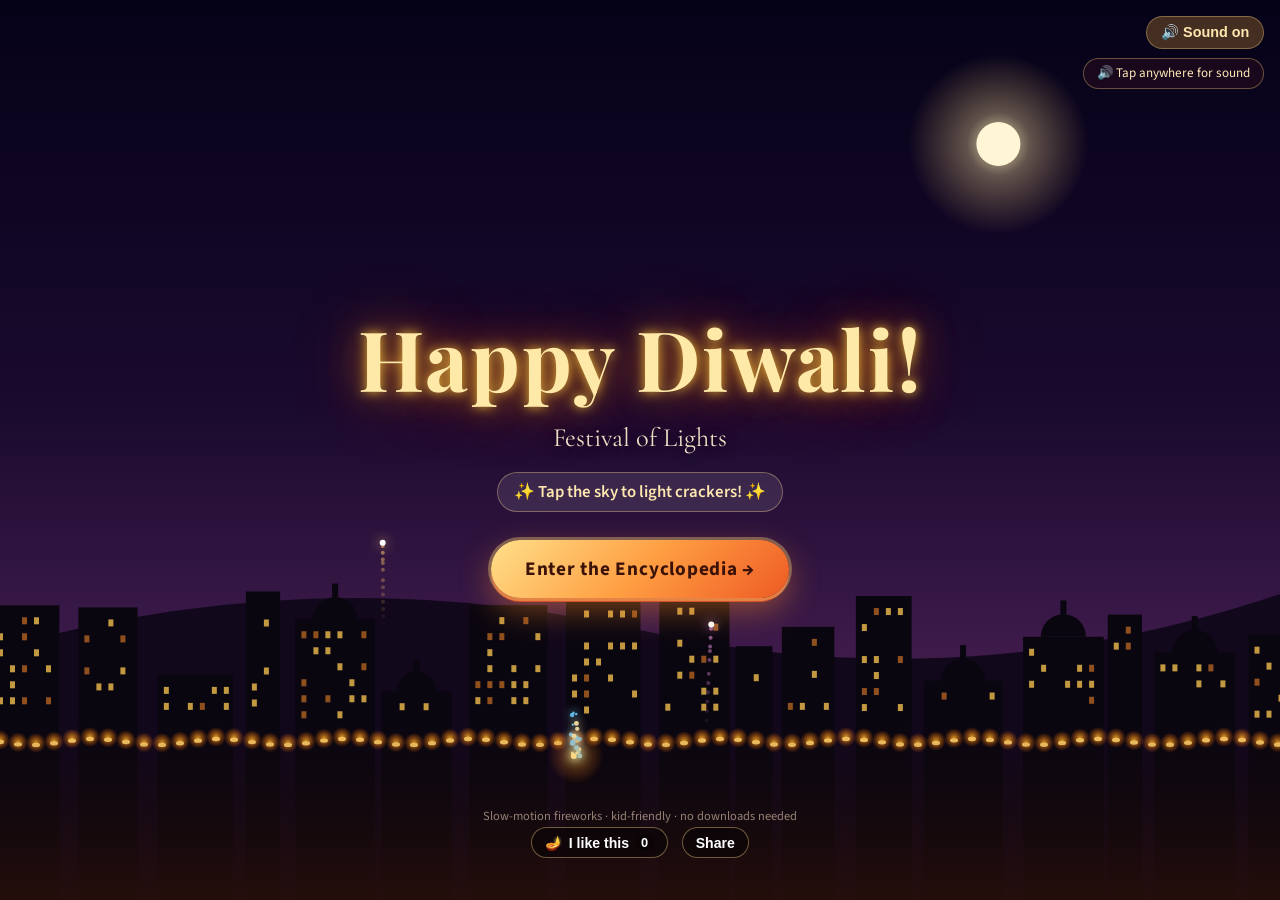
<file: index.html>
<!DOCTYPE html>
<html lang="en">
<head>
<meta charset="utf-8">
<meta name="viewport" content="width=device-width, initial-scale=1">
<title>Happy Diwali! · Diwali Encyclopedia</title>
<meta name="description" content="Welcome! Tap the sky to light crackers, then enter the Diwali Encyclopedia.">
<link rel="preconnect" href="https://fonts.googleapis.com">
<link rel="preconnect" href="https://fonts.gstatic.com" crossorigin>
<link href="https://fonts.googleapis.com/css2?family=Cormorant+Garamond:wght@500;600&family=Playfair+Display:wght@700&family=Source+Sans+3:wght@400;600;700&display=swap" rel="stylesheet">
<link rel="stylesheet" href="css/landing.css">
<link rel="icon" href="favicon.svg" type="image/svg+xml">
<link rel="icon" href="favicon.ico" sizes="any">
<link rel="icon" type="image/png" sizes="32x32" href="favicon-32.png">
<link rel="icon" type="image/png" sizes="16x16" href="favicon-16.png">
<link rel="apple-touch-icon" sizes="180x180" href="apple-touch-icon.png">
<link rel="manifest" href="site.webmanifest">
<meta name="theme-color" content="#6b1d2a">
</head>
<body class="landing" data-page="index">
<a class="skip-landing" href="home.html">Skip to encyclopedia</a>

<button type="button" class="sound-toggle" id="sound-toggle" aria-pressed="true" title="Soft pop sounds (on by default)">🔊 Sound on</button>

<div class="landing-stage" id="stage" aria-label="Diwali night sky with fireworks. Tap anywhere to light crackers.">
  <canvas id="bg-canvas" aria-hidden="true"></canvas>
  <canvas id="fx-canvas" aria-hidden="true"></canvas>

  <div class="landing-ui">
    <h1 class="landing-title">Happy Diwali!</h1>
    <p class="landing-sub">Festival of Lights</p>
    <p class="landing-hint" id="hint">✨ Tap the sky to light crackers! ✨</p>
    <a class="enter-btn" href="home.html" id="enter-btn">Enter the Encyclopedia →</a>
  </div>

  
  <div class="landing-engage">
    <div class="visitor-stat" data-visitor-wrap hidden>
      Visitors: <span data-visitor-count>—</span>
      <span class="visitor-page" data-visitor-page-wrap hidden>(this page: <span data-visitor-page-count>—</span>)</span>
    </div>
    <button type="button" class="like-btn" data-like-btn aria-pressed="false" aria-label="Like this page">
      <span class="like-icon" aria-hidden="true">🪔</span>
      <span class="like-label">I like this</span>
      <span class="like-count" data-like-count>0</span>
    </button>
    <button type="button" class="share-btn" data-share-btn>Share</button>
  </div>
<!-- CONTACT-HIDDEN   <p class="landing-contact"><a href="contact.html">Contact</a></p> -->

  <p class="sound-hint" id="sound-hint" hidden>🔊 Tap anywhere for sound</p>
  <p class="landing-footer-note">Slow-motion fireworks · kid-friendly · no downloads needed</p>
</div>

<script src="js/config.js"></script>
<script src="js/engagement.js"></script>
<script src="js/fireworks.js"></script>
<script>
  // Prevent Enter button from also firing a burst underneath (button already pointer-events auto)
  document.getElementById('enter-btn').addEventListener('pointerdown', function (e) {
    e.stopPropagation();
  });
  document.getElementById('sound-toggle').addEventListener('pointerdown', function (e) {
    e.stopPropagation();
  });
  document.querySelectorAll('[data-like-btn],[data-share-btn]').forEach(function (el) {
    el.addEventListener('pointerdown', function (e) { e.stopPropagation(); });
  });
  // Friendlier hint on touch devices
  if ('ontouchstart' in window) {
    var h = document.getElementById('hint');
    if (h) h.textContent = '✨ Tap the sky to light crackers! ✨';
  }
</script>
</body>
</html>
</file>
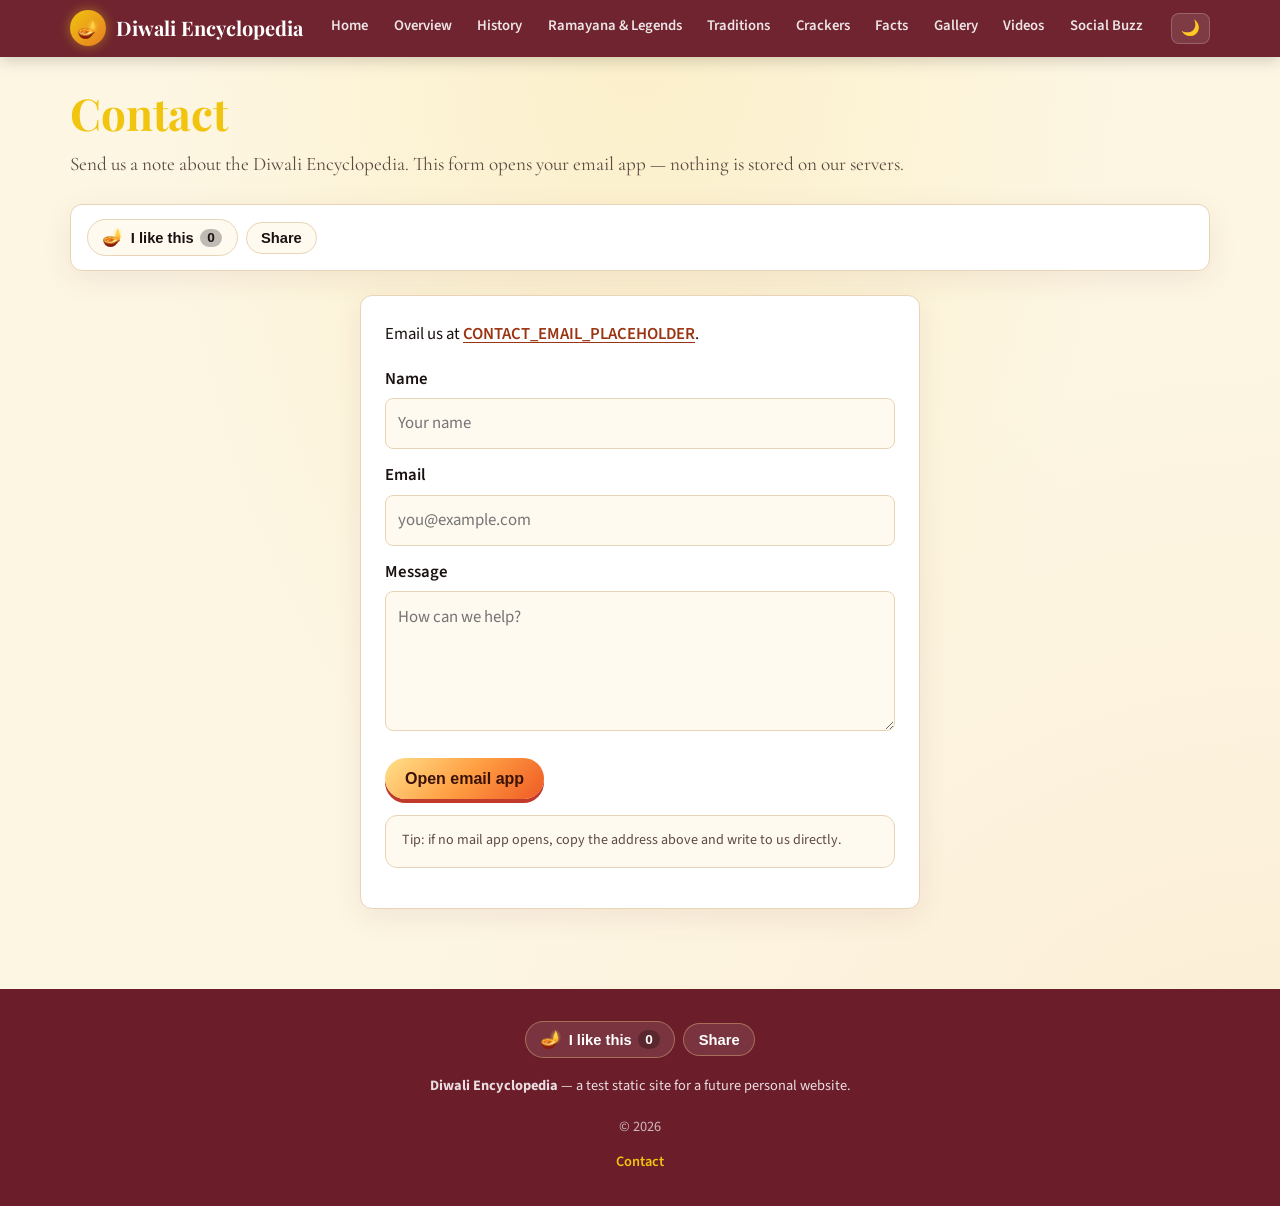
<file: contact.html>
<!DOCTYPE html>
<html lang="en">
<head>
<meta charset="utf-8">
<meta name="viewport" content="width=device-width, initial-scale=1">
<title>Contact · Diwali Encyclopedia</title>
<meta name="description" content="Contact the Diwali Encyclopedia team by email.">
<link rel="preconnect" href="https://fonts.googleapis.com">
<link rel="preconnect" href="https://fonts.gstatic.com" crossorigin>
<link href="https://fonts.googleapis.com/css2?family=Cormorant+Garamond:ital,wght@0,500;0,600;1,500&family=Playfair+Display:wght@600;700&family=Source+Sans+3:wght@400;600;700&display=swap" rel="stylesheet">
<link rel="stylesheet" href="css/styles.css">
<link rel="icon" href="favicon.svg" type="image/svg+xml">
<link rel="icon" href="favicon.ico" sizes="any">
<link rel="icon" type="image/png" sizes="32x32" href="favicon-32.png">
<link rel="icon" type="image/png" sizes="16x16" href="favicon-16.png">
<link rel="apple-touch-icon" sizes="180x180" href="apple-touch-icon.png">
<link rel="manifest" href="site.webmanifest">
<meta name="theme-color" content="#6b1d2a">
</head>
<body data-page="contact">
<a class="skip-link" href="#main">Skip to content</a>

<header class="site-header">
  <div class="nav-inner">
    <a class="brand" href="home.html"><span class="brand-icon" aria-hidden="true">🪔</span> Diwali Encyclopedia</a>
    <button class="nav-toggle" type="button" aria-expanded="false" aria-controls="primary-nav">Menu</button>
    <ul class="nav-links" id="primary-nav">
      <li><a href="home.html">Home</a></li><li><a href="overview.html">Overview</a></li><li><a href="history.html">History</a></li><li><a href="ramayana.html">Ramayana & Legends</a></li><li><a href="traditions.html">Traditions</a></li><li><a href="crackers.html">Crackers</a></li><li><a href="facts.html">Facts</a></li><li><a href="gallery.html">Gallery</a></li><li><a href="videos.html">Videos</a></li><li><a href="social.html">Social Buzz</a></li>
    </ul>
    <div class="nav-actions">
      <button type="button" class="icon-btn" id="theme-toggle" aria-label="Toggle color theme">🌙</button>
    </div>
  </div>
</header>

<main id="main" class="page">
  <h1>Contact</h1>
  <p class="lead">Send us a note about the Diwali Encyclopedia. This form opens your email app — nothing is stored on our servers.</p>

  <div class="page-engage" aria-label="Page engagement">
    <div class="visitor-stat" data-visitor-wrap hidden>
      Visitors: <span data-visitor-count>—</span>
      <span class="visitor-page" data-visitor-page-wrap hidden>(this page: <span data-visitor-page-count>—</span>)</span>
    </div>
    <div class="engage-actions">
      <button type="button" class="like-btn" data-like-btn aria-pressed="false" aria-label="Like this page">
        <span class="like-icon" aria-hidden="true">🪔</span>
        <span class="like-label">I like this</span>
        <span class="like-count" data-like-count>0</span>
      </button>
      <button type="button" class="share-btn" data-share-btn>Share</button>
    </div>
  </div>

  <div class="contact-card">
    <p>Email us at <a class="contact-email-link" id="contact-email-display" href="#">CONTACT_EMAIL_PLACEHOLDER</a>.</p>
    <form id="contact-form" novalidate>
      <label for="cname">Name</label>
      <input id="cname" name="name" type="text" autocomplete="name" required maxlength="120" placeholder="Your name">
      <label for="cemail">Email</label>
      <input id="cemail" name="email" type="email" autocomplete="email" required maxlength="160" placeholder="you@example.com">
      <label for="cmsg">Message</label>
      <textarea id="cmsg" name="message" required maxlength="4000" placeholder="How can we help?"></textarea>
      <div class="actions">
        <button class="contact-submit" type="submit">Open email app</button>
      </div>
    </form>
    <p class="social-note" style="margin-top:1rem">Tip: if no mail app opens, copy the address above and write to us directly.</p>
  </div>
</main>

<footer class="site-footer">
  <div class="footer-engage">
    <div class="visitor-stat" data-visitor-wrap hidden>
      Visitors: <span data-visitor-count>—</span>
      <span class="visitor-page" data-visitor-page-wrap hidden>(this page: <span data-visitor-page-count>—</span>)</span>
    </div>
    <div class="engage-actions">
      <button type="button" class="like-btn" data-like-btn aria-pressed="false" aria-label="Like this page">
        <span class="like-icon" aria-hidden="true">🪔</span>
        <span class="like-label">I like this</span>
        <span class="like-count" data-like-count>0</span>
      </button>
      <button type="button" class="share-btn" data-share-btn>Share</button>
    </div>
  </div>
  <p><strong>Diwali Encyclopedia</strong> — a test static site for a future personal website.</p>
  <p class="note">© <span id="year"></span></p>
  <p class="footer-links"><a href="contact.html">Contact</a></p>
</footer>
<script src="js/config.js"></script>
<script src="js/engagement.js"></script>
<script src="js/main.js"></script>
<script>
(function () {
  var cfg = window.DIWALI_CONFIG || {};
  var email = cfg.CONTACT_EMAIL_PLACEHOLDER || 'CONTACT_EMAIL_PLACEHOLDER';
  var link = document.getElementById('contact-email-display');
  if (link) {
    link.textContent = email;
    link.href = 'mailto:' + email;
  }
  var form = document.getElementById('contact-form');
  if (!form) return;
  form.addEventListener('submit', function (e) {
    e.preventDefault();
    var name = document.getElementById('cname').value.trim();
    var from = document.getElementById('cemail').value.trim();
    var msg = document.getElementById('cmsg').value.trim();
    if (!name || !from || !msg) {
      alert('Please fill in name, email, and message.');
      return;
    }
    var subject = encodeURIComponent('Diwali Encyclopedia contact from ' + name);
    var body = encodeURIComponent('Name: ' + name + '\nEmail: ' + from + '\n\n' + msg);
    location.href = 'mailto:' + email + '?subject=' + subject + '&body=' + body;
  });
})();
</script>
</body>
</html>
</file>
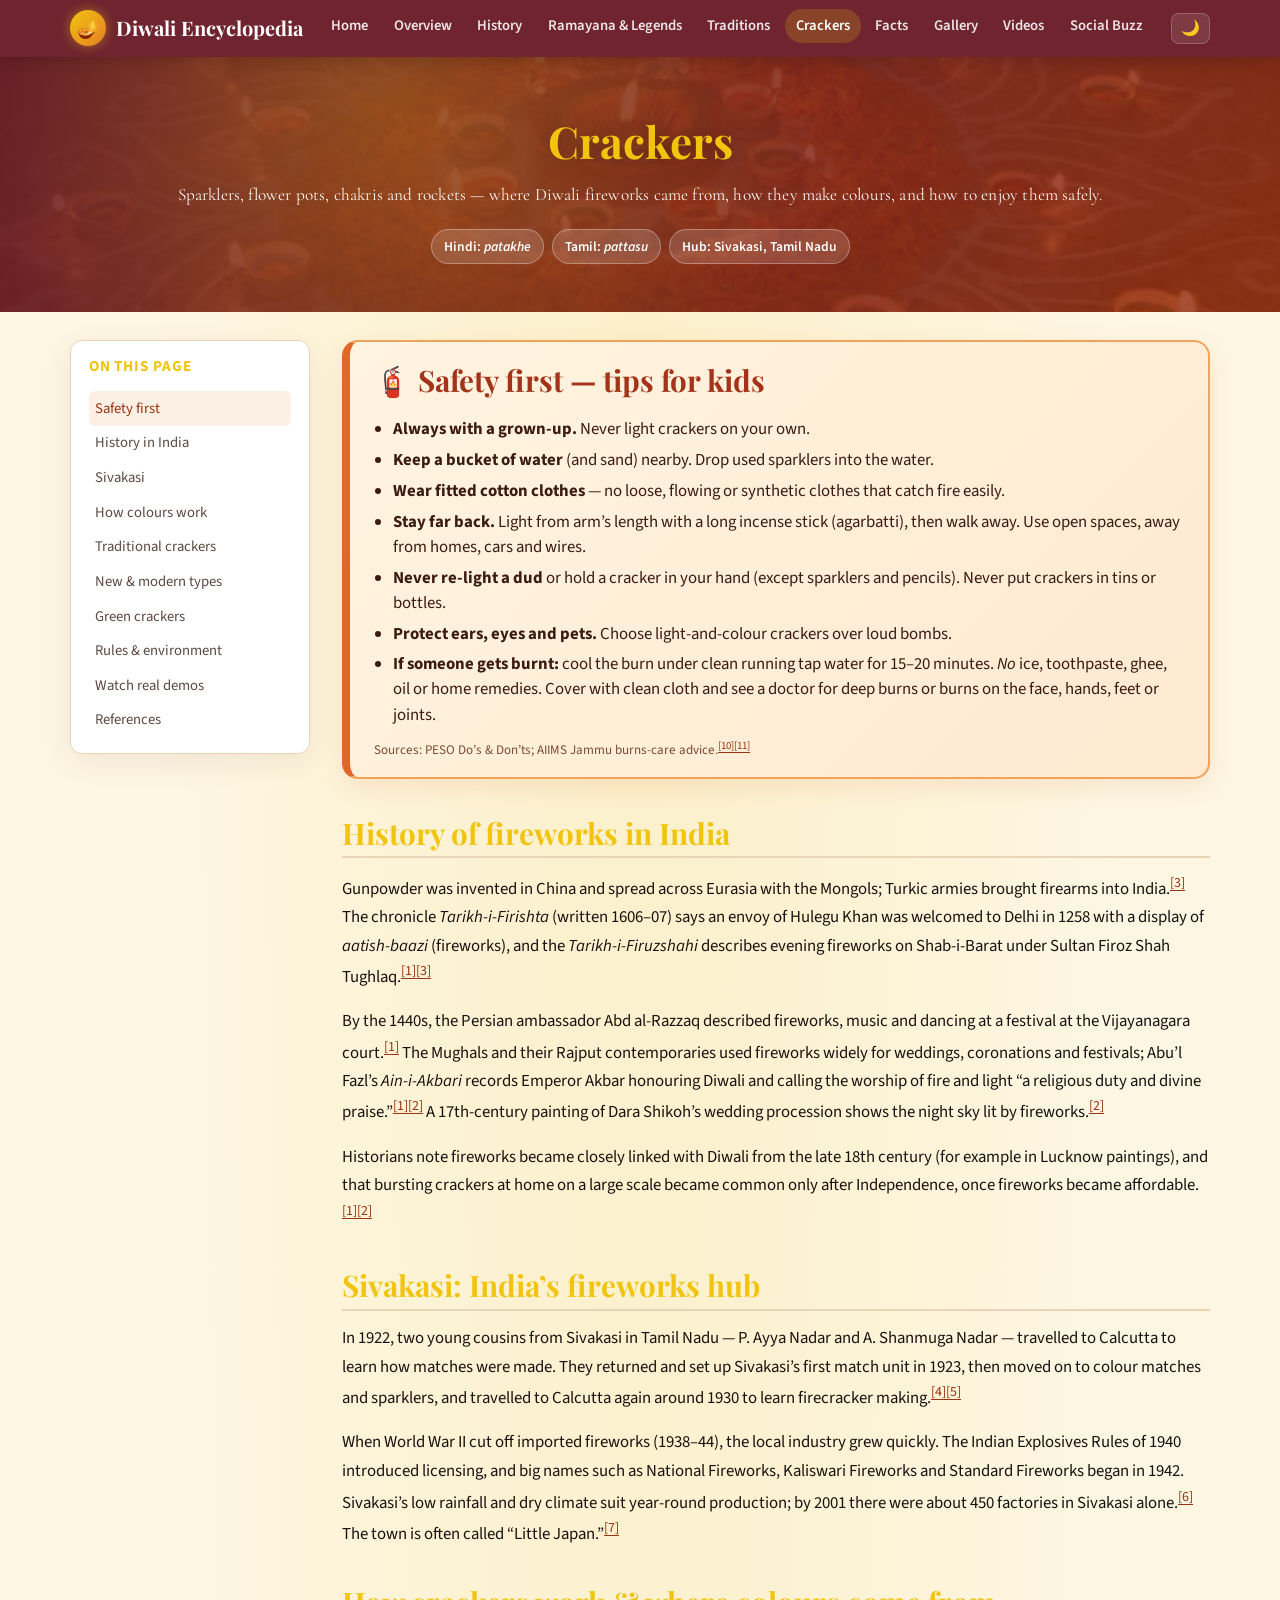
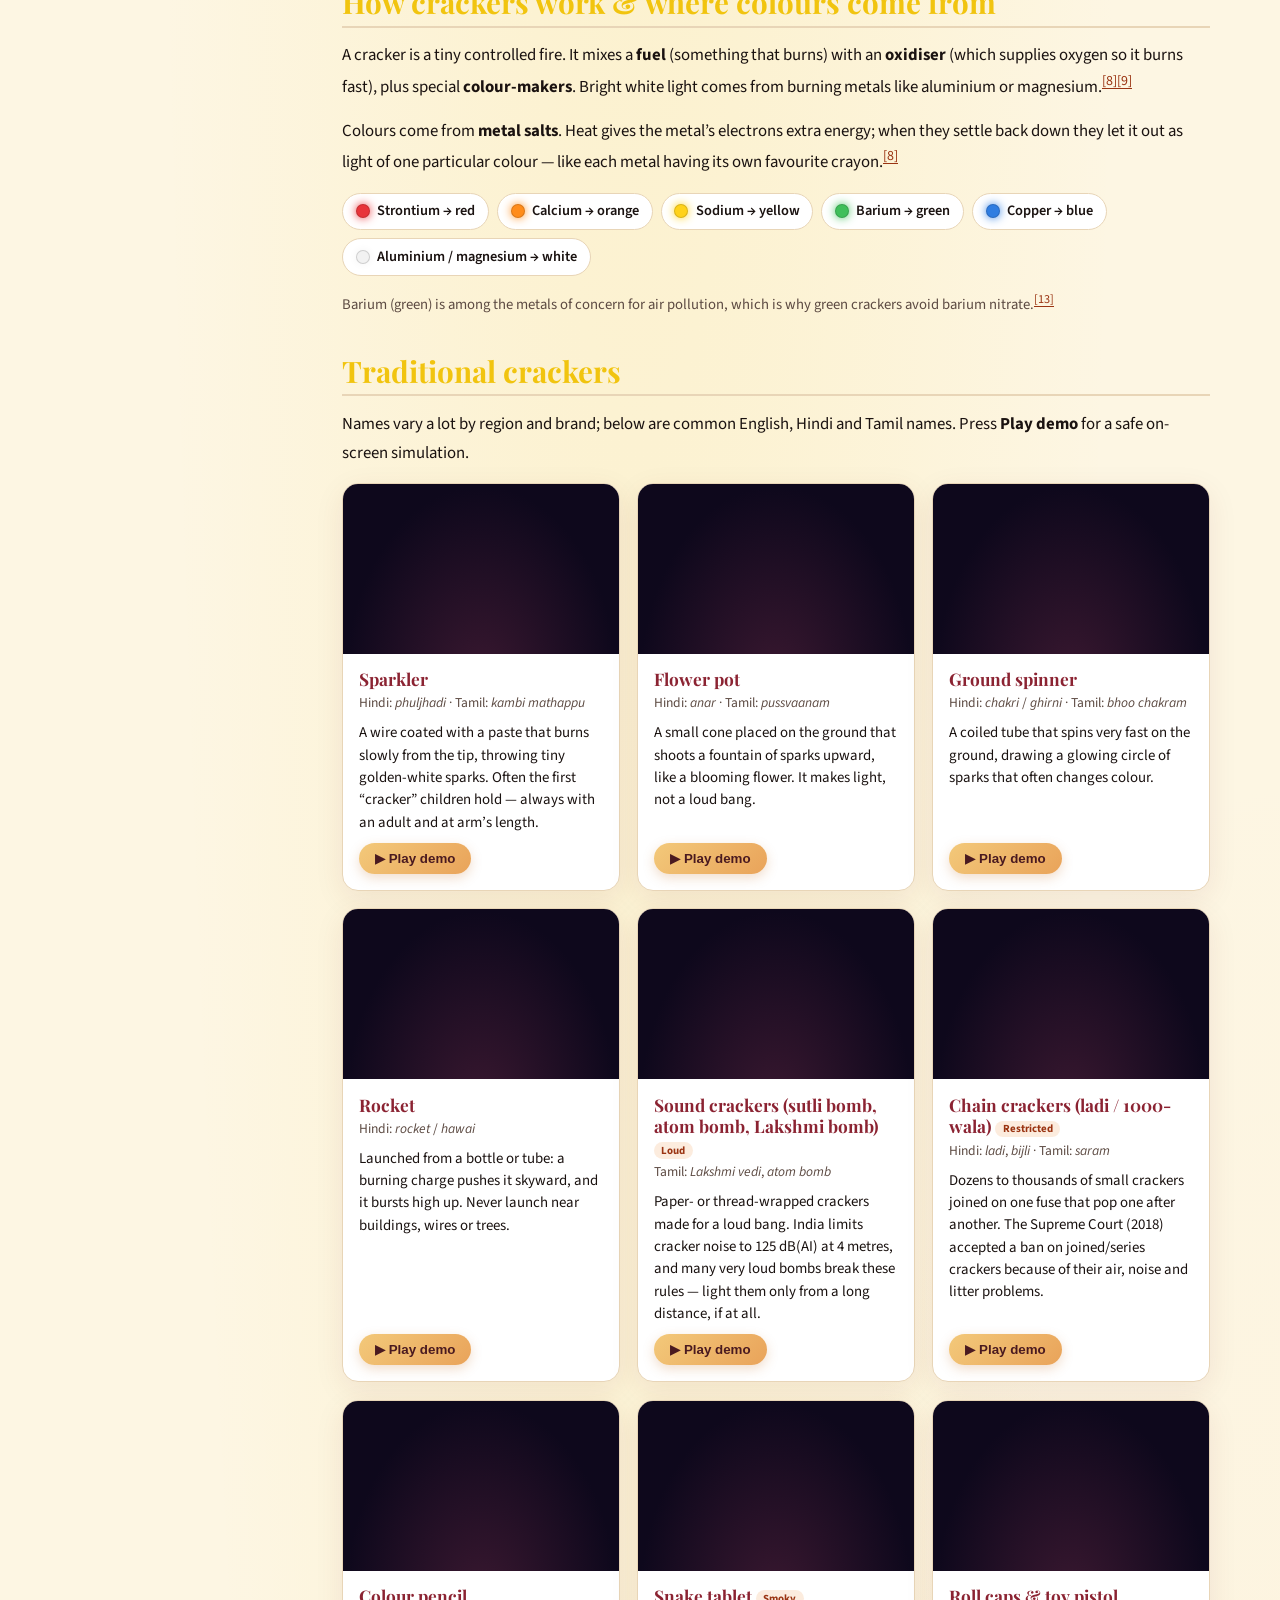
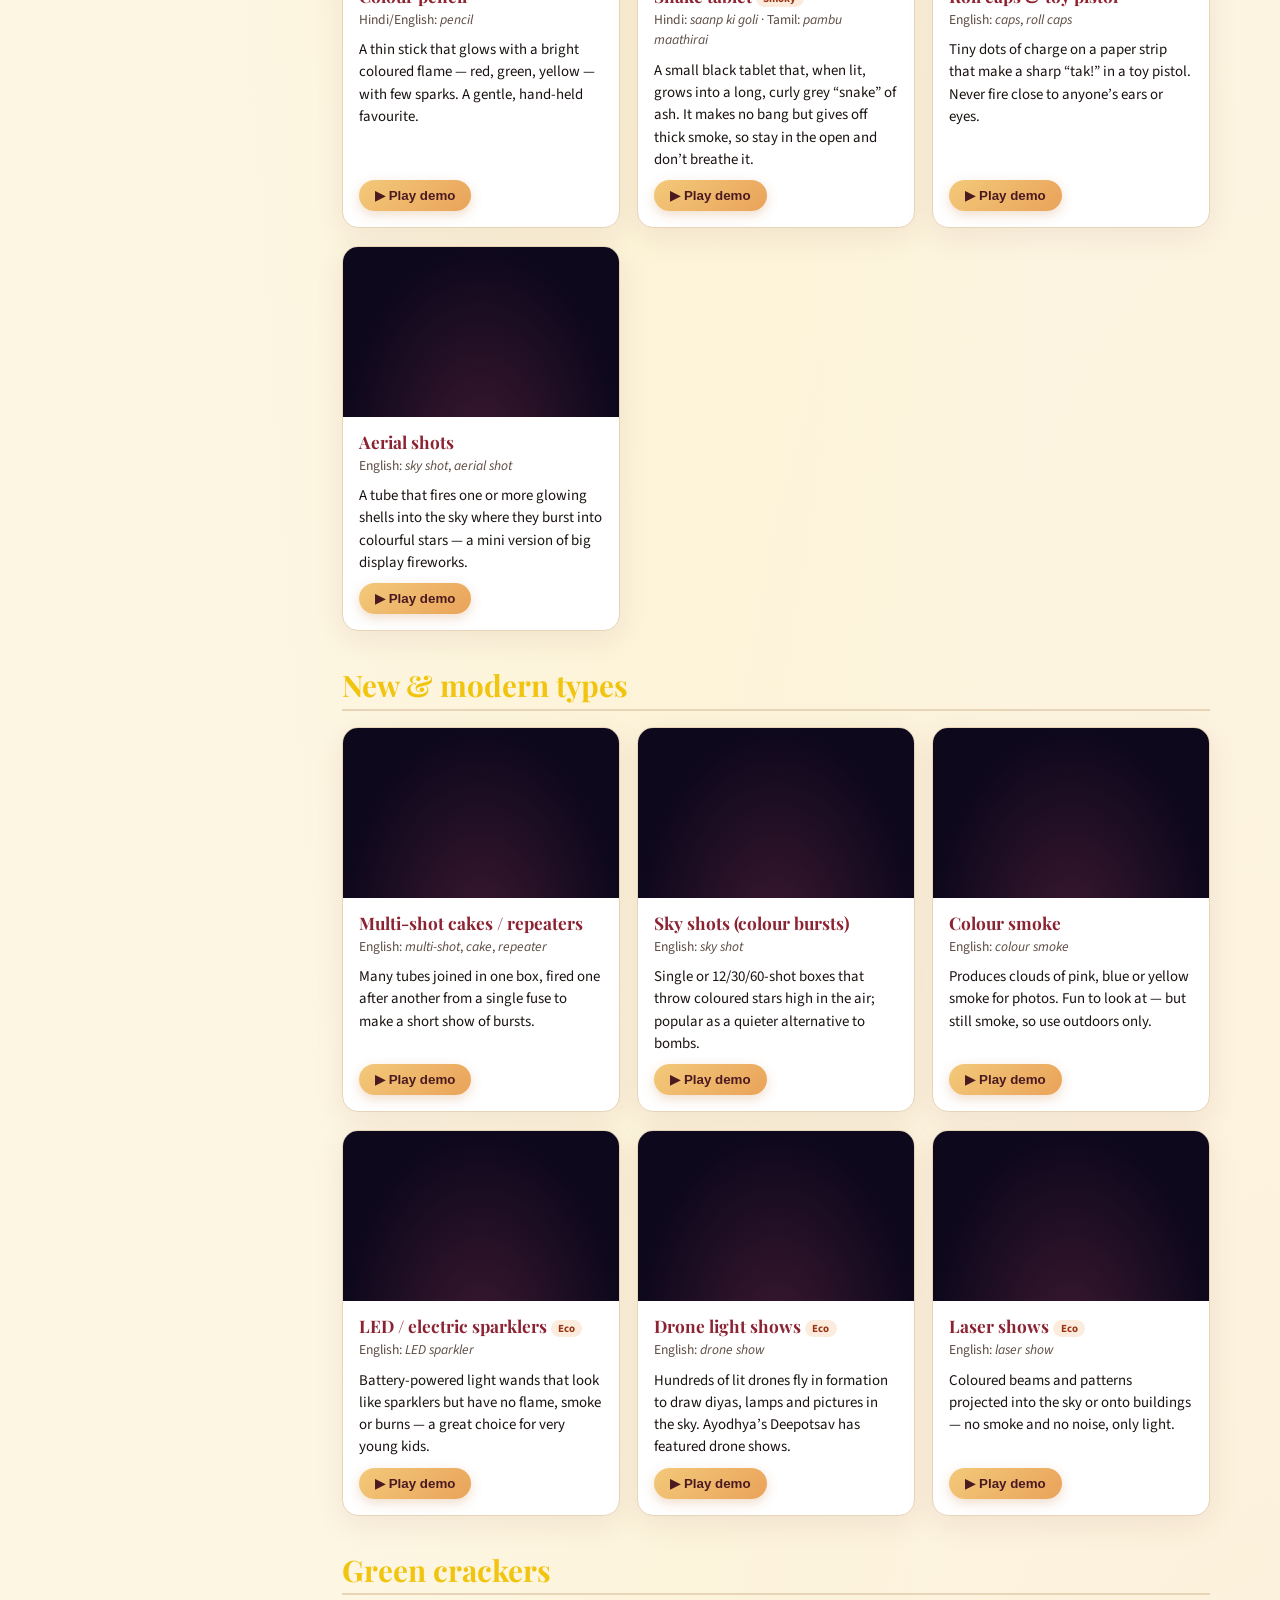
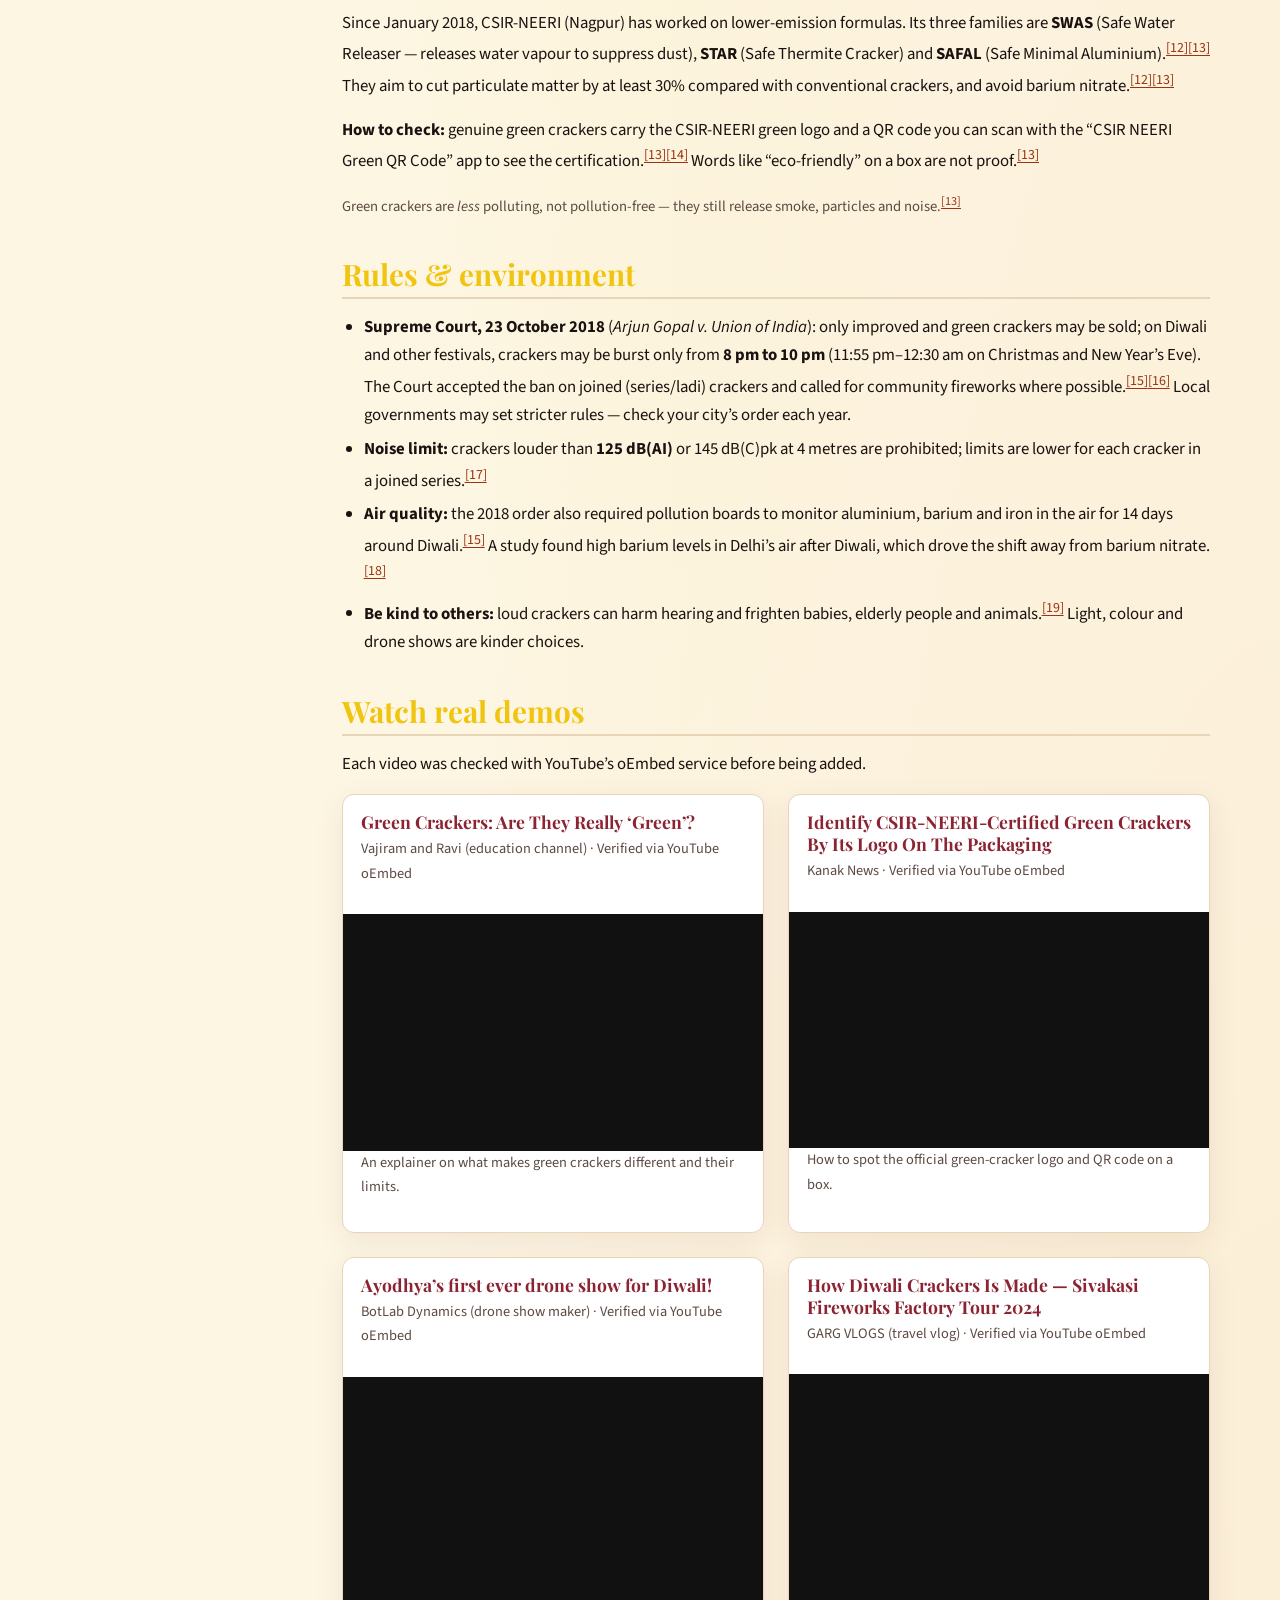
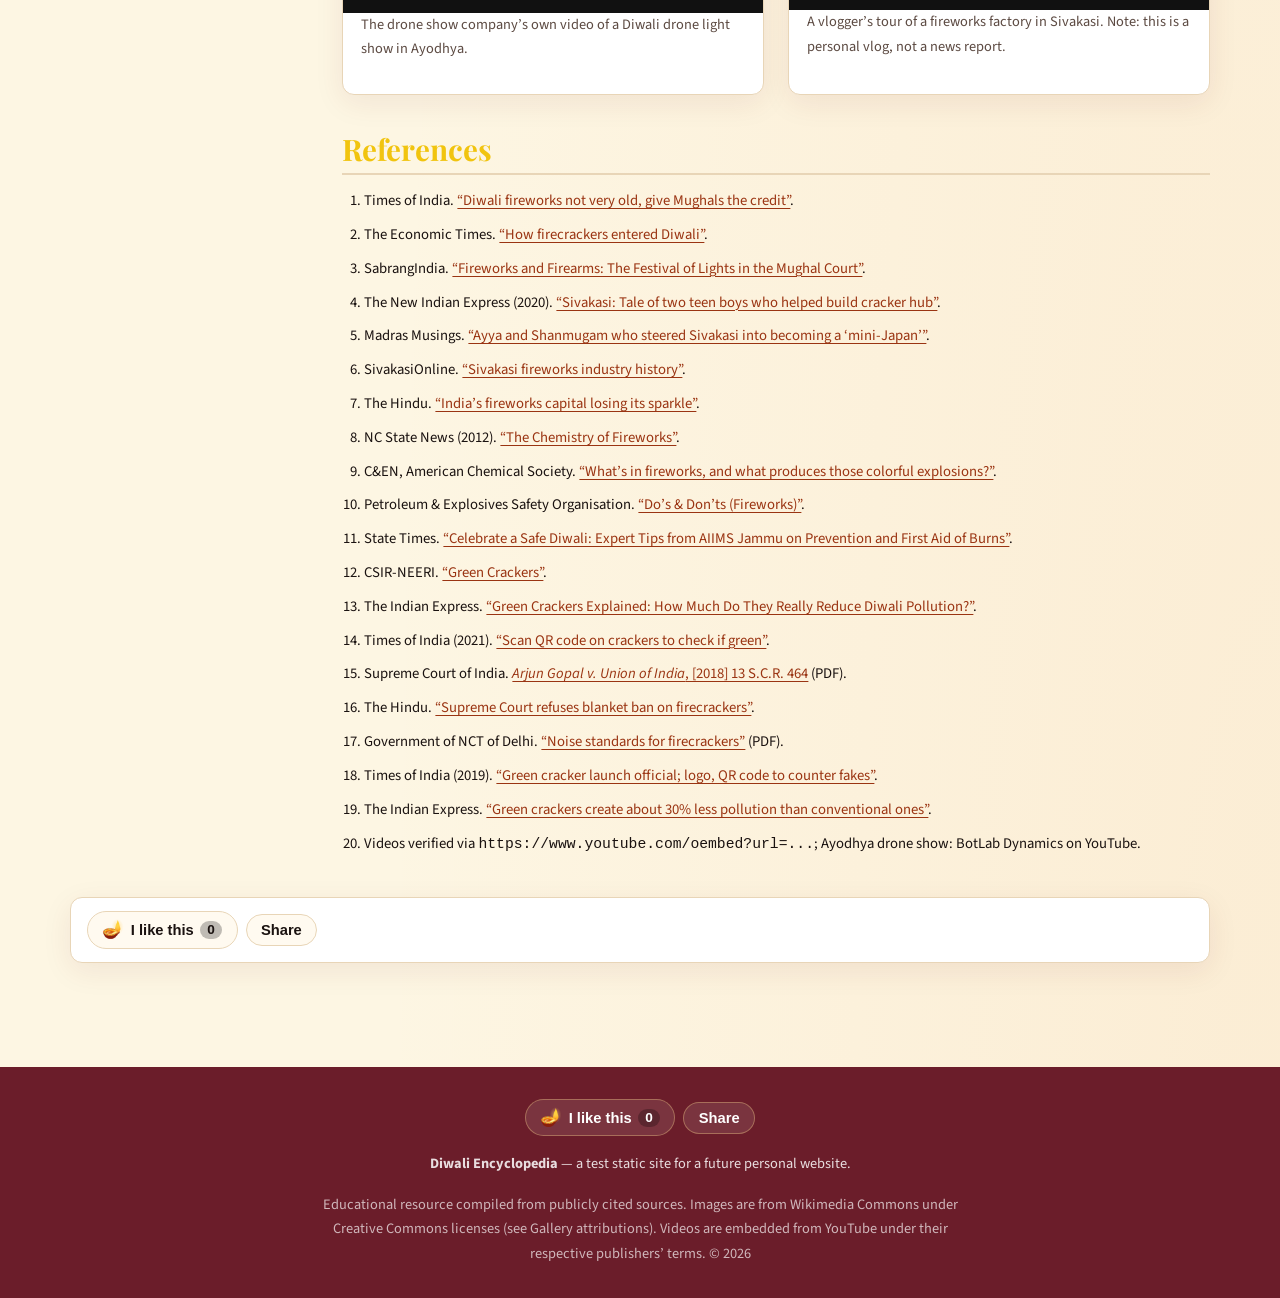
<file: crackers.html>
<!DOCTYPE html>
<html lang="en">
<head>
<meta charset="utf-8">
<meta name="viewport" content="width=device-width, initial-scale=1">
<title>Crackers · Diwali Encyclopedia</title>
<meta name="description" content="Diwali crackers explained for kids: history of fireworks in India, Sivakasi, colour chemistry, traditional and modern cracker types with animated demos, green crackers, rules and safety.">
<link rel="preconnect" href="https://fonts.googleapis.com">
<link rel="preconnect" href="https://fonts.gstatic.com" crossorigin>
<link href="https://fonts.googleapis.com/css2?family=Cormorant+Garamond:ital,wght@0,500;0,600;1,500&family=Playfair+Display:wght@600;700&family=Source+Sans+3:wght@400;600;700&display=swap" rel="stylesheet">
<link rel="stylesheet" href="css/styles.css">
<link rel="stylesheet" href="css/crackers.css">
<link rel="icon" href="favicon.svg" type="image/svg+xml">
<link rel="icon" href="favicon.ico" sizes="any">
<link rel="icon" type="image/png" sizes="32x32" href="favicon-32.png">
<link rel="icon" type="image/png" sizes="16x16" href="favicon-16.png">
<link rel="apple-touch-icon" sizes="180x180" href="apple-touch-icon.png">
<link rel="manifest" href="site.webmanifest">
<meta name="theme-color" content="#6b1d2a">
</head>
<body data-page="crackers">
<a class="skip-link" href="#main">Skip to content</a>

<header class="site-header">
  <div class="nav-inner">
    <a class="brand" href="home.html"><span class="brand-icon" aria-hidden="true">🪔</span> Diwali Encyclopedia</a>
    <button class="nav-toggle" type="button" aria-expanded="false" aria-controls="primary-nav">Menu</button>
        <ul class="nav-links" id="primary-nav">
      <li><a href="home.html">Home</a></li><li><a href="overview.html">Overview</a></li><li><a href="history.html">History</a></li><li><a href="ramayana.html">Ramayana & Legends</a></li><li><a href="traditions.html">Traditions</a></li><li><a href="crackers.html" aria-current="page">Crackers</a></li><li><a href="facts.html">Facts</a></li><li><a href="gallery.html">Gallery</a></li><li><a href="videos.html">Videos</a></li><li><a href="social.html">Social Buzz</a></li>
    </ul>
    <div class="nav-actions">
      <button type="button" class="icon-btn" id="theme-toggle" aria-label="Toggle color theme">🌙</button>
    </div>
  </div>
</header>
<section class="hero">
  <div class="hero-inner">
    <h1>Crackers</h1>
    <p class="lede">Sparklers, flower pots, chakris and rockets — where Diwali fireworks came from, how they make colours, and how to enjoy them safely.</p>
    <div class="hero-badges">
      <span class="badge">Hindi: <em>patakhe</em></span>
      <span class="badge">Tamil: <em>pattasu</em></span>
      <span class="badge">Hub: Sivakasi, Tamil Nadu</span>
    </div>
  </div>
</section>
<main id="main" class="page">
  <div class="layout-with-toc">
<nav class="toc" aria-label="Table of contents"><h2>On this page</h2><ul><li><a href="#safety">Safety first</a></li><li><a href="#history">History in India</a></li><li><a href="#sivakasi">Sivakasi</a></li><li><a href="#chemistry">How colours work</a></li><li><a href="#traditional">Traditional crackers</a></li><li><a href="#modern">New & modern types</a></li><li><a href="#green">Green crackers</a></li><li><a href="#rules">Rules & environment</a></li><li><a href="#watch">Watch real demos</a></li><li><a href="#references">References</a></li></ul></nav>
  <article class="content">
    <aside class="safety-box" id="safety" aria-label="Safety tips for kids">
      <h2>🧯 Safety first — tips for kids</h2>
      <ul>
        <li><strong>Always with a grown-up.</strong> Never light crackers on your own.</li>
        <li><strong>Keep a bucket of water</strong> (and sand) nearby. Drop used sparklers into the water.</li>
        <li><strong>Wear fitted cotton clothes</strong> — no loose, flowing or synthetic clothes that catch fire easily.</li>
        <li><strong>Stay far back.</strong> Light from arm’s length with a long incense stick (agarbatti), then walk away. Use open spaces, away from homes, cars and wires.</li>
        <li><strong>Never re-light a dud</strong> or hold a cracker in your hand (except sparklers and pencils). Never put crackers in tins or bottles.</li>
        <li><strong>Protect ears, eyes and pets.</strong> Choose light-and-colour crackers over loud bombs.</li>
        <li><strong>If someone gets burnt:</strong> cool the burn under clean running tap water for 15–20 minutes. <em>No</em> ice, toothpaste, ghee, oil or home remedies. Cover with clean cloth and see a doctor for deep burns or burns on the face, hands, feet or joints.</li>
      </ul>
      <p class="safety-src">Sources: PESO Do’s &amp; Don’ts; AIIMS Jammu burns-care advice.<sup><a href="#ref-peso">[10]</a><a href="#ref-aiims">[11]</a></sup></p>
    </aside>

    <h2 id="history">History of fireworks in India</h2>
    <p>Gunpowder was invented in China and spread across Eurasia with the Mongols; Turkic armies brought firearms into India.<sup><a href="#ref-sabrang">[3]</a></sup> The chronicle <em>Tarikh-i-Firishta</em> (written 1606–07) says an envoy of Hulegu Khan was welcomed to Delhi in 1258 with a display of <em>aatish-baazi</em> (fireworks), and the <em>Tarikh-i-Firuzshahi</em> describes evening fireworks on Shab-i-Barat under Sultan Firoz Shah Tughlaq.<sup><a href="#ref-toi">[1]</a><a href="#ref-sabrang">[3]</a></sup></p>
    <p>By the 1440s, the Persian ambassador Abd al-Razzaq described fireworks, music and dancing at a festival at the Vijayanagara court.<sup><a href="#ref-toi">[1]</a></sup> The Mughals and their Rajput contemporaries used fireworks widely for weddings, coronations and festivals; Abu’l Fazl’s <em>Ain-i-Akbari</em> records Emperor Akbar honouring Diwali and calling the worship of fire and light “a religious duty and divine praise.”<sup><a href="#ref-toi">[1]</a><a href="#ref-et">[2]</a></sup> A 17th-century painting of Dara Shikoh’s wedding procession shows the night sky lit by fireworks.<sup><a href="#ref-et">[2]</a></sup></p>
    <p>Historians note fireworks became closely linked with Diwali from the late 18th century (for example in Lucknow paintings), and that bursting crackers at home on a large scale became common only after Independence, once fireworks became affordable.<sup><a href="#ref-toi">[1]</a><a href="#ref-et">[2]</a></sup></p>

    <h2 id="sivakasi">Sivakasi: India’s fireworks hub</h2>
    <p>In 1922, two young cousins from Sivakasi in Tamil Nadu — P. Ayya Nadar and A. Shanmuga Nadar — travelled to Calcutta to learn how matches were made. They returned and set up Sivakasi’s first match unit in 1923, then moved on to colour matches and sparklers, and travelled to Calcutta again around 1930 to learn firecracker making.<sup><a href="#ref-nie">[4]</a><a href="#ref-musings">[5]</a></sup></p>
    <p>When World War II cut off imported fireworks (1938–44), the local industry grew quickly. The Indian Explosives Rules of 1940 introduced licensing, and big names such as National Fireworks, Kaliswari Fireworks and Standard Fireworks began in 1942. Sivakasi’s low rainfall and dry climate suit year-round production; by 2001 there were about 450 factories in Sivakasi alone.<sup><a href="#ref-sivon">[6]</a></sup> The town is often called “Little Japan.”<sup><a href="#ref-hindu">[7]</a></sup></p>

    <h2 id="chemistry">How crackers work &amp; where colours come from</h2>
    <p>A cracker is a tiny controlled fire. It mixes a <strong>fuel</strong> (something that burns) with an <strong>oxidiser</strong> (which supplies oxygen so it burns fast), plus special <strong>colour-makers</strong>. Bright white light comes from burning metals like aluminium or magnesium.<sup><a href="#ref-ncsu">[8]</a><a href="#ref-cen">[9]</a></sup></p>
    <p>Colours come from <strong>metal salts</strong>. Heat gives the metal’s electrons extra energy; when they settle back down they let it out as light of one particular colour — like each metal having its own favourite crayon.<sup><a href="#ref-ncsu">[8]</a></sup></p>
    <div class="colour-chips">
      <span class="chip" style="--c:#e8343a">Strontium → red</span>
      <span class="chip" style="--c:#ff8c1a">Calcium → orange</span>
      <span class="chip" style="--c:#ffd21a">Sodium → yellow</span>
      <span class="chip" style="--c:#3fbf5a">Barium → green</span>
      <span class="chip" style="--c:#2f7de1">Copper → blue</span>
      <span class="chip" style="--c:#f2f2f2">Aluminium / magnesium → white</span>
    </div>
    <p class="note-small">Barium (green) is among the metals of concern for air pollution, which is why green crackers avoid barium nitrate.<sup><a href="#ref-ie">[13]</a></sup></p>

    <h2 id="traditional">Traditional crackers</h2>
    <p>Names vary a lot by region and brand; below are common English, Hindi and Tamil names. Press <strong>Play demo</strong> for a safe on-screen simulation.</p>
    <div class="ck-grid">
      <article class="ck-card" data-demo="sparkler">
        <div class="ck-stage"><canvas class="demo-canvas" aria-label="Animated simulation of Sparkler" role="img"></canvas><div class="ck-poster" aria-hidden="true">Sparkler</div></div>
        <div class="ck-body">
          <h3>Sparkler </h3>
          <p class="ck-names">Hindi: <em>phuljhadi</em> · Tamil: <em>kambi mathappu</em></p>
          <p>A wire coated with a paste that burns slowly from the tip, throwing tiny golden-white sparks. Often the first “cracker” children hold — always with an adult and at arm’s length.</p>
          <button type="button" class="demo-btn" data-demo-btn aria-pressed="false">▶ Play demo</button>
        </div>
      </article>
      <article class="ck-card" data-demo="anar">
        <div class="ck-stage"><canvas class="demo-canvas" aria-label="Animated simulation of Flower pot" role="img"></canvas><div class="ck-poster" aria-hidden="true">Flower</div></div>
        <div class="ck-body">
          <h3>Flower pot </h3>
          <p class="ck-names">Hindi: <em>anar</em> · Tamil: <em>pussvaanam</em></p>
          <p>A small cone placed on the ground that shoots a fountain of sparks upward, like a blooming flower. It makes light, not a loud bang.</p>
          <button type="button" class="demo-btn" data-demo-btn aria-pressed="false">▶ Play demo</button>
        </div>
      </article>
      <article class="ck-card" data-demo="chakri">
        <div class="ck-stage"><canvas class="demo-canvas" aria-label="Animated simulation of Ground spinner" role="img"></canvas><div class="ck-poster" aria-hidden="true">Ground</div></div>
        <div class="ck-body">
          <h3>Ground spinner </h3>
          <p class="ck-names">Hindi: <em>chakri</em> / <em>ghirni</em> · Tamil: <em>bhoo chakram</em></p>
          <p>A coiled tube that spins very fast on the ground, drawing a glowing circle of sparks that often changes colour.</p>
          <button type="button" class="demo-btn" data-demo-btn aria-pressed="false">▶ Play demo</button>
        </div>
      </article>
      <article class="ck-card" data-demo="rocket">
        <div class="ck-stage"><canvas class="demo-canvas" aria-label="Animated simulation of Rocket" role="img"></canvas><div class="ck-poster" aria-hidden="true">Rocket</div></div>
        <div class="ck-body">
          <h3>Rocket </h3>
          <p class="ck-names">Hindi: <em>rocket</em> / <em>hawai</em></p>
          <p>Launched from a bottle or tube: a burning charge pushes it skyward, and it bursts high up. Never launch near buildings, wires or trees.</p>
          <button type="button" class="demo-btn" data-demo-btn aria-pressed="false">▶ Play demo</button>
        </div>
      </article>
      <article class="ck-card" data-demo="bomb">
        <div class="ck-stage"><canvas class="demo-canvas" aria-label="Animated simulation of Sound crackers (sutli bomb, atom bomb, Lakshmi bomb)" role="img"></canvas><div class="ck-poster" aria-hidden="true">Sound</div></div>
        <div class="ck-body">
          <h3>Sound crackers (sutli bomb, atom bomb, Lakshmi bomb) <span class="ck-tag">Loud</span></h3>
          <p class="ck-names">Tamil: <em>Lakshmi vedi</em>, <em>atom bomb</em></p>
          <p>Paper- or thread-wrapped crackers made for a loud bang. India limits cracker noise to 125 dB(AI) at 4 metres, and many very loud bombs break these rules — light them only from a long distance, if at all.</p>
          <button type="button" class="demo-btn" data-demo-btn aria-pressed="false">▶ Play demo</button>
        </div>
      </article>
      <article class="ck-card" data-demo="chain">
        <div class="ck-stage"><canvas class="demo-canvas" aria-label="Animated simulation of Chain crackers (ladi / 1000-wala)" role="img"></canvas><div class="ck-poster" aria-hidden="true">Chain</div></div>
        <div class="ck-body">
          <h3>Chain crackers (ladi / 1000-wala) <span class="ck-tag">Restricted</span></h3>
          <p class="ck-names">Hindi: <em>ladi</em>, <em>bijli</em> · Tamil: <em>saram</em></p>
          <p>Dozens to thousands of small crackers joined on one fuse that pop one after another. The Supreme Court (2018) accepted a ban on joined/series crackers because of their air, noise and litter problems.</p>
          <button type="button" class="demo-btn" data-demo-btn aria-pressed="false">▶ Play demo</button>
        </div>
      </article>
      <article class="ck-card" data-demo="pencil">
        <div class="ck-stage"><canvas class="demo-canvas" aria-label="Animated simulation of Colour pencil" role="img"></canvas><div class="ck-poster" aria-hidden="true">Colour</div></div>
        <div class="ck-body">
          <h3>Colour pencil </h3>
          <p class="ck-names">Hindi/English: <em>pencil</em></p>
          <p>A thin stick that glows with a bright coloured flame — red, green, yellow — with few sparks. A gentle, hand-held favourite.</p>
          <button type="button" class="demo-btn" data-demo-btn aria-pressed="false">▶ Play demo</button>
        </div>
      </article>
      <article class="ck-card" data-demo="snake">
        <div class="ck-stage"><canvas class="demo-canvas" aria-label="Animated simulation of Snake tablet" role="img"></canvas><div class="ck-poster" aria-hidden="true">Snake</div></div>
        <div class="ck-body">
          <h3>Snake tablet <span class="ck-tag">Smoky</span></h3>
          <p class="ck-names">Hindi: <em>saanp ki goli</em> · Tamil: <em>pambu maathirai</em></p>
          <p>A small black tablet that, when lit, grows into a long, curly grey “snake” of ash. It makes no bang but gives off thick smoke, so stay in the open and don’t breathe it.</p>
          <button type="button" class="demo-btn" data-demo-btn aria-pressed="false">▶ Play demo</button>
        </div>
      </article>
      <article class="ck-card" data-demo="caps">
        <div class="ck-stage"><canvas class="demo-canvas" aria-label="Animated simulation of Roll caps & toy pistol" role="img"></canvas><div class="ck-poster" aria-hidden="true">Roll</div></div>
        <div class="ck-body">
          <h3>Roll caps & toy pistol </h3>
          <p class="ck-names">English: <em>caps</em>, <em>roll caps</em></p>
          <p>Tiny dots of charge on a paper strip that make a sharp “tak!” in a toy pistol. Never fire close to anyone’s ears or eyes.</p>
          <button type="button" class="demo-btn" data-demo-btn aria-pressed="false">▶ Play demo</button>
        </div>
      </article>
      <article class="ck-card" data-demo="aerial">
        <div class="ck-stage"><canvas class="demo-canvas" aria-label="Animated simulation of Aerial shots" role="img"></canvas><div class="ck-poster" aria-hidden="true">Aerial</div></div>
        <div class="ck-body">
          <h3>Aerial shots </h3>
          <p class="ck-names">English: <em>sky shot</em>, <em>aerial shot</em></p>
          <p>A tube that fires one or more glowing shells into the sky where they burst into colourful stars — a mini version of big display fireworks.</p>
          <button type="button" class="demo-btn" data-demo-btn aria-pressed="false">▶ Play demo</button>
        </div>
      </article>
    </div>

    <h2 id="modern">New &amp; modern types</h2>
    <div class="ck-grid">
      <article class="ck-card" data-demo="cake">
        <div class="ck-stage"><canvas class="demo-canvas" aria-label="Animated simulation of Multi-shot cakes / repeaters" role="img"></canvas><div class="ck-poster" aria-hidden="true">Multi-shot</div></div>
        <div class="ck-body">
          <h3>Multi-shot cakes / repeaters </h3>
          <p class="ck-names">English: <em>multi-shot</em>, <em>cake</em>, <em>repeater</em></p>
          <p>Many tubes joined in one box, fired one after another from a single fuse to make a short show of bursts.</p>
          <button type="button" class="demo-btn" data-demo-btn aria-pressed="false">▶ Play demo</button>
        </div>
      </article>
      <article class="ck-card" data-demo="aerial">
        <div class="ck-stage"><canvas class="demo-canvas" aria-label="Animated simulation of Sky shots (colour bursts)" role="img"></canvas><div class="ck-poster" aria-hidden="true">Sky</div></div>
        <div class="ck-body">
          <h3>Sky shots (colour bursts) </h3>
          <p class="ck-names">English: <em>sky shot</em></p>
          <p>Single or 12/30/60-shot boxes that throw coloured stars high in the air; popular as a quieter alternative to bombs.</p>
          <button type="button" class="demo-btn" data-demo-btn aria-pressed="false">▶ Play demo</button>
        </div>
      </article>
      <article class="ck-card" data-demo="smoke">
        <div class="ck-stage"><canvas class="demo-canvas" aria-label="Animated simulation of Colour smoke" role="img"></canvas><div class="ck-poster" aria-hidden="true">Colour</div></div>
        <div class="ck-body">
          <h3>Colour smoke </h3>
          <p class="ck-names">English: <em>colour smoke</em></p>
          <p>Produces clouds of pink, blue or yellow smoke for photos. Fun to look at — but still smoke, so use outdoors only.</p>
          <button type="button" class="demo-btn" data-demo-btn aria-pressed="false">▶ Play demo</button>
        </div>
      </article>
      <article class="ck-card" data-demo="led">
        <div class="ck-stage"><canvas class="demo-canvas" aria-label="Animated simulation of LED / electric sparklers" role="img"></canvas><div class="ck-poster" aria-hidden="true">LED</div></div>
        <div class="ck-body">
          <h3>LED / electric sparklers <span class="ck-tag">Eco</span></h3>
          <p class="ck-names">English: <em>LED sparkler</em></p>
          <p>Battery-powered light wands that look like sparklers but have no flame, smoke or burns — a great choice for very young kids.</p>
          <button type="button" class="demo-btn" data-demo-btn aria-pressed="false">▶ Play demo</button>
        </div>
      </article>
      <article class="ck-card" data-demo="drone">
        <div class="ck-stage"><canvas class="demo-canvas" aria-label="Animated simulation of Drone light shows" role="img"></canvas><div class="ck-poster" aria-hidden="true">Drone</div></div>
        <div class="ck-body">
          <h3>Drone light shows <span class="ck-tag">Eco</span></h3>
          <p class="ck-names">English: <em>drone show</em></p>
          <p>Hundreds of lit drones fly in formation to draw diyas, lamps and pictures in the sky. Ayodhya’s Deepotsav has featured drone shows.</p>
          <button type="button" class="demo-btn" data-demo-btn aria-pressed="false">▶ Play demo</button>
        </div>
      </article>
      <article class="ck-card" data-demo="laser">
        <div class="ck-stage"><canvas class="demo-canvas" aria-label="Animated simulation of Laser shows" role="img"></canvas><div class="ck-poster" aria-hidden="true">Laser</div></div>
        <div class="ck-body">
          <h3>Laser shows <span class="ck-tag">Eco</span></h3>
          <p class="ck-names">English: <em>laser show</em></p>
          <p>Coloured beams and patterns projected into the sky or onto buildings — no smoke and no noise, only light.</p>
          <button type="button" class="demo-btn" data-demo-btn aria-pressed="false">▶ Play demo</button>
        </div>
      </article>
    </div>

    <h2 id="green">Green crackers</h2>
    <p>Since January 2018, CSIR-NEERI (Nagpur) has worked on lower-emission formulas. Its three families are <strong>SWAS</strong> (Safe Water Releaser — releases water vapour to suppress dust), <strong>STAR</strong> (Safe Thermite Cracker) and <strong>SAFAL</strong> (Safe Minimal Aluminium).<sup><a href="#ref-neeri">[12]</a><a href="#ref-ie">[13]</a></sup> They aim to cut particulate matter by at least 30% compared with conventional crackers, and avoid barium nitrate.<sup><a href="#ref-neeri">[12]</a><a href="#ref-ie">[13]</a></sup></p>
    <p><strong>How to check:</strong> genuine green crackers carry the CSIR-NEERI green logo and a QR code you can scan with the “CSIR NEERI Green QR Code” app to see the certification.<sup><a href="#ref-ie">[13]</a><a href="#ref-toiqr">[14]</a></sup> Words like “eco-friendly” on a box are not proof.<sup><a href="#ref-ie">[13]</a></sup></p>
    <p class="note-small">Green crackers are <em>less</em> polluting, not pollution-free — they still release smoke, particles and noise.<sup><a href="#ref-ie">[13]</a></sup></p>

    <h2 id="rules">Rules &amp; environment</h2>
    <ul>
      <li><strong>Supreme Court, 23 October 2018</strong> (<em>Arjun Gopal v. Union of India</em>): only improved and green crackers may be sold; on Diwali and other festivals, crackers may be burst only from <strong>8 pm to 10 pm</strong> (11:55 pm–12:30 am on Christmas and New Year’s Eve). The Court accepted the ban on joined (series/ladi) crackers and called for community fireworks where possible.<sup><a href="#ref-sc">[15]</a><a href="#ref-hinduSC">[16]</a></sup> Local governments may set stricter rules — check your city’s order each year.</li>
      <li><strong>Noise limit:</strong> crackers louder than <strong>125 dB(AI)</strong> or 145 dB(C)pk at 4 metres are prohibited; limits are lower for each cracker in a joined series.<sup><a href="#ref-noise">[17]</a></sup></li>
      <li><strong>Air quality:</strong> the 2018 order also required pollution boards to monitor aluminium, barium and iron in the air for 14 days around Diwali.<sup><a href="#ref-sc">[15]</a></sup> A study found high barium levels in Delhi’s air after Diwali, which drove the shift away from barium nitrate.<sup><a href="#ref-toigreen">[18]</a></sup></li>
      <li><strong>Be kind to others:</strong> loud crackers can harm hearing and frighten babies, elderly people and animals.<sup><a href="#ref-ie2">[19]</a></sup> Light, colour and drone shows are kinder choices.</li>
    </ul>

    <h2 id="watch">Watch real demos</h2>
    <p>Each video was checked with YouTube’s oEmbed service before being added.</p>
    <div class="video-grid ck-videos">
    <article class="video-card">
      <h3>Green Crackers: Are They Really ‘Green’?</h3>
      <p class="meta">Vajiram and Ravi (education channel) · Verified via YouTube oEmbed</p>
      <div class="video-wrap"><iframe src="https://www.youtube-nocookie.com/embed/xJ3eILM7An8" title="Green Crackers: Are They Really ‘Green’? — Vajiram and Ravi (education channel)" allow="accelerometer; autoplay; clipboard-write; encrypted-media; gyroscope; picture-in-picture; web-share" allowfullscreen loading="lazy" referrerpolicy="strict-origin-when-cross-origin"></iframe></div>
      <p class="meta" style="padding-bottom:1rem">An explainer on what makes green crackers different and their limits.</p>
    </article>
    <article class="video-card">
      <h3>Identify CSIR-NEERI-Certified Green Crackers By Its Logo On The Packaging</h3>
      <p class="meta">Kanak News · Verified via YouTube oEmbed</p>
      <div class="video-wrap"><iframe src="https://www.youtube-nocookie.com/embed/X3ZPA463-MM" title="Identify CSIR-NEERI-Certified Green Crackers By Its Logo On The Packaging — Kanak News" allow="accelerometer; autoplay; clipboard-write; encrypted-media; gyroscope; picture-in-picture; web-share" allowfullscreen loading="lazy" referrerpolicy="strict-origin-when-cross-origin"></iframe></div>
      <p class="meta" style="padding-bottom:1rem">How to spot the official green-cracker logo and QR code on a box.</p>
    </article>
    <article class="video-card">
      <h3>Ayodhya’s first ever drone show for Diwali!</h3>
      <p class="meta">BotLab Dynamics (drone show maker) · Verified via YouTube oEmbed</p>
      <div class="video-wrap"><iframe src="https://www.youtube-nocookie.com/embed/I_nIOS0zFbE" title="Ayodhya’s first ever drone show for Diwali! — BotLab Dynamics (drone show maker)" allow="accelerometer; autoplay; clipboard-write; encrypted-media; gyroscope; picture-in-picture; web-share" allowfullscreen loading="lazy" referrerpolicy="strict-origin-when-cross-origin"></iframe></div>
      <p class="meta" style="padding-bottom:1rem">The drone show company’s own video of a Diwali drone light show in Ayodhya.</p>
    </article>
    <article class="video-card">
      <h3>How Diwali Crackers Is Made — Sivakasi Fireworks Factory Tour 2024</h3>
      <p class="meta">GARG VLOGS (travel vlog) · Verified via YouTube oEmbed</p>
      <div class="video-wrap"><iframe src="https://www.youtube-nocookie.com/embed/zQvoUxM-rbk" title="How Diwali Crackers Is Made — Sivakasi Fireworks Factory Tour 2024 — GARG VLOGS (travel vlog)" allow="accelerometer; autoplay; clipboard-write; encrypted-media; gyroscope; picture-in-picture; web-share" allowfullscreen loading="lazy" referrerpolicy="strict-origin-when-cross-origin"></iframe></div>
      <p class="meta" style="padding-bottom:1rem">A vlogger’s tour of a fireworks factory in Sivakasi. Note: this is a personal vlog, not a news report.</p>
    </article>
    </div>

    <h2 id="references">References</h2>
    <div class="references"><ol>
      <li id="ref-toi">Times of India. <a href="https://timesofindia.indiatimes.com/city/delhi/diwali-fireworks-not-very-old-give-mughals-the-credit/articleshow/61108958.cms" target="_blank" rel="noopener">“Diwali fireworks not very old, give Mughals the credit”</a>.</li>
      <li id="ref-et">The Economic Times. <a href="https://economictimes.indiatimes.com/news/india/how-firecrackers-entered-diwali/articleshow/124710287.cms" target="_blank" rel="noopener">“How firecrackers entered Diwali”</a>.</li>
      <li id="ref-sabrang">SabrangIndia. <a href="https://sabrangindia.in/fireworks-firearms-festival-lights-mughal-court/" target="_blank" rel="noopener">“Fireworks and Firearms: The Festival of Lights in the Mughal Court”</a>.</li>
      <li id="ref-nie">The New Indian Express (2020). <a href="https://www.newindianexpress.com/states/tamil-nadu/2020/Nov/13/sivakasi-tale-of-two-teen-boys-who-helped-build-cracker-hub-from-scratch-in-this-erstwhile-nowhere-t-2223133.html" target="_blank" rel="noopener">“Sivakasi: Tale of two teen boys who helped build cracker hub”</a>.</li>
      <li id="ref-musings">Madras Musings. <a href="https://madrasmusings.com/vol-35-no-2/ayya-and-shanmugam-who-steered-sivakasi-into-becoming-a-mini-japan/" target="_blank" rel="noopener">“Ayya and Shanmugam who steered Sivakasi into becoming a ‘mini-Japan’”</a>.</li>
      <li id="ref-sivon">SivakasiOnline. <a href="https://www.sivakasionline.com/fireworks_history" target="_blank" rel="noopener">“Sivakasi fireworks industry history”</a>.</li>
      <li id="ref-hindu">The Hindu. <a href="https://www.thehindu.com/news/national/tamil-nadu/indias-fireworks-capital-losing-its-sparkle/article65210796.ece" target="_blank" rel="noopener">“India’s fireworks capital losing its sparkle”</a>.</li>
      <li id="ref-ncsu">NC State News (2012). <a href="https://news.ncsu.edu/2012/07/chemistry-of-fireworks/" target="_blank" rel="noopener">“The Chemistry of Fireworks”</a>.</li>
      <li id="ref-cen">C&amp;EN, American Chemical Society. <a href="https://cen.acs.org/articles/95/i27/s-fireworks-produces-those-colorful.html" target="_blank" rel="noopener">“What’s in fireworks, and what produces those colorful explosions?”</a>.</li>
      <li id="ref-peso">Petroleum &amp; Explosives Safety Organisation. <a href="https://www.peso.gov.in/web/en/dos-donts-fireworks" target="_blank" rel="noopener">“Do’s &amp; Don’ts (Fireworks)”</a>.</li>
      <li id="ref-aiims">State Times. <a href="https://statetimes.in/celebrate-a-safe-diwali-expert-tips-from-aiims-jammu-on-prevention-and-first-aid-of-burns/" target="_blank" rel="noopener">“Celebrate a Safe Diwali: Expert Tips from AIIMS Jammu on Prevention and First Aid of Burns”</a>.</li>
      <li id="ref-neeri">CSIR-NEERI. <a href="https://www.neeri.res.in/contents/banner_details/green-crackers/5d81cbedbc313" target="_blank" rel="noopener">“Green Crackers”</a>.</li>
      <li id="ref-ie">The Indian Express. <a href="https://indianexpress.com/article/explained/explained-sci-tech/green-crackers-pollution-health-risks-diwali-explained-10944801/" target="_blank" rel="noopener">“Green Crackers Explained: How Much Do They Really Reduce Diwali Pollution?”</a>.</li>
      <li id="ref-toiqr">Times of India (2021). <a href="https://timesofindia.indiatimes.com/city/mumbai/mumbai-scan-qr-code-on-crackers-to-check-if-green/articleshow/87319133.cms" target="_blank" rel="noopener">“Scan QR code on crackers to check if green”</a>.</li>
      <li id="ref-sc">Supreme Court of India. <a href="https://indian-supreme-court-judgments.s3.ap-south-1.amazonaws.com/data/pdf/year=2018/english/2018_13_464_504_EN.pdf" target="_blank" rel="noopener"><em>Arjun Gopal v. Union of India</em>, [2018] 13 S.C.R. 464</a> (PDF).</li>
      <li id="ref-hinduSC">The Hindu. <a href="https://www.thehindu.com/news/national/supreme-court-refuses-blanket-ban-on-firecrackers/article62029897.ece" target="_blank" rel="noopener">“Supreme Court refuses blanket ban on firecrackers”</a>.</li>
      <li id="ref-noise">Government of NCT of Delhi. <a href="https://ngms.delhi.gov.in/pdf_files/noiselimit_firecrackers.pdf" target="_blank" rel="noopener">“Noise standards for firecrackers”</a> (PDF).</li>
      <li id="ref-toigreen">Times of India (2019). <a href="https://timesofindia.indiatimes.com/city/delhi/green-cracker-launch-official-logo-qr-code-to-counter-fakes/articleshow/71460387.cms" target="_blank" rel="noopener">“Green cracker launch official; logo, QR code to counter fakes”</a>.</li>
      <li id="ref-ie2">The Indian Express. <a href="https://indianexpress.com/article/cities/chandigarh/green-crackers-create-about-30-less-pollution-than-conventional-ones-10313857/" target="_blank" rel="noopener">“Green crackers create about 30% less pollution than conventional ones”</a>.</li>
      <li>Videos verified via <code>https://www.youtube.com/oembed?url=...</code>; Ayodhya drone show: BotLab Dynamics on YouTube.</li>
    </ol></div>
  </article>
  </div>

  <div class="page-engage" aria-label="Page engagement">
    <div class="visitor-stat" data-visitor-wrap hidden>
      Visitors: <span data-visitor-count>—</span>
      <span class="visitor-page" data-visitor-page-wrap hidden>(this page: <span data-visitor-page-count>—</span>)</span>
    </div>
    <div class="engage-actions">
      <button type="button" class="like-btn" data-like-btn aria-pressed="false" aria-label="Like this page">
        <span class="like-icon" aria-hidden="true">🪔</span>
        <span class="like-label">I like this</span>
        <span class="like-count" data-like-count>0</span>
      </button>
      <button type="button" class="share-btn" data-share-btn>Share</button>
    </div>
  </div>
</main>

<footer class="site-footer">
  <div class="footer-engage">
    <div class="visitor-stat" data-visitor-wrap hidden>
      Visitors: <span data-visitor-count>—</span>
      <span class="visitor-page" data-visitor-page-wrap hidden>(this page: <span data-visitor-page-count>—</span>)</span>
    </div>
    <div class="engage-actions">
      <button type="button" class="like-btn" data-like-btn aria-pressed="false" aria-label="Like this page">
        <span class="like-icon" aria-hidden="true">🪔</span>
        <span class="like-label">I like this</span>
        <span class="like-count" data-like-count>0</span>
      </button>
      <button type="button" class="share-btn" data-share-btn type="button">Share</button>
    </div>
  </div>
  <p><strong>Diwali Encyclopedia</strong> — a test static site for a future personal website.</p>
  <p class="note">Educational resource compiled from publicly cited sources. Images are from Wikimedia Commons under Creative Commons licenses (see Gallery attributions). Videos are embedded from YouTube under their respective publishers’ terms. © <span id="year"></span></p>
<!-- CONTACT-HIDDEN   <p class="footer-links"><a href="contact.html">Contact</a></p> -->
</footer>
<script src="js/config.js"></script>
<script src="js/engagement.js"></script>
<script src="js/main.js"></script>
<script src="js/crackers-demo.js"></script>
</body>
</html>
</file>
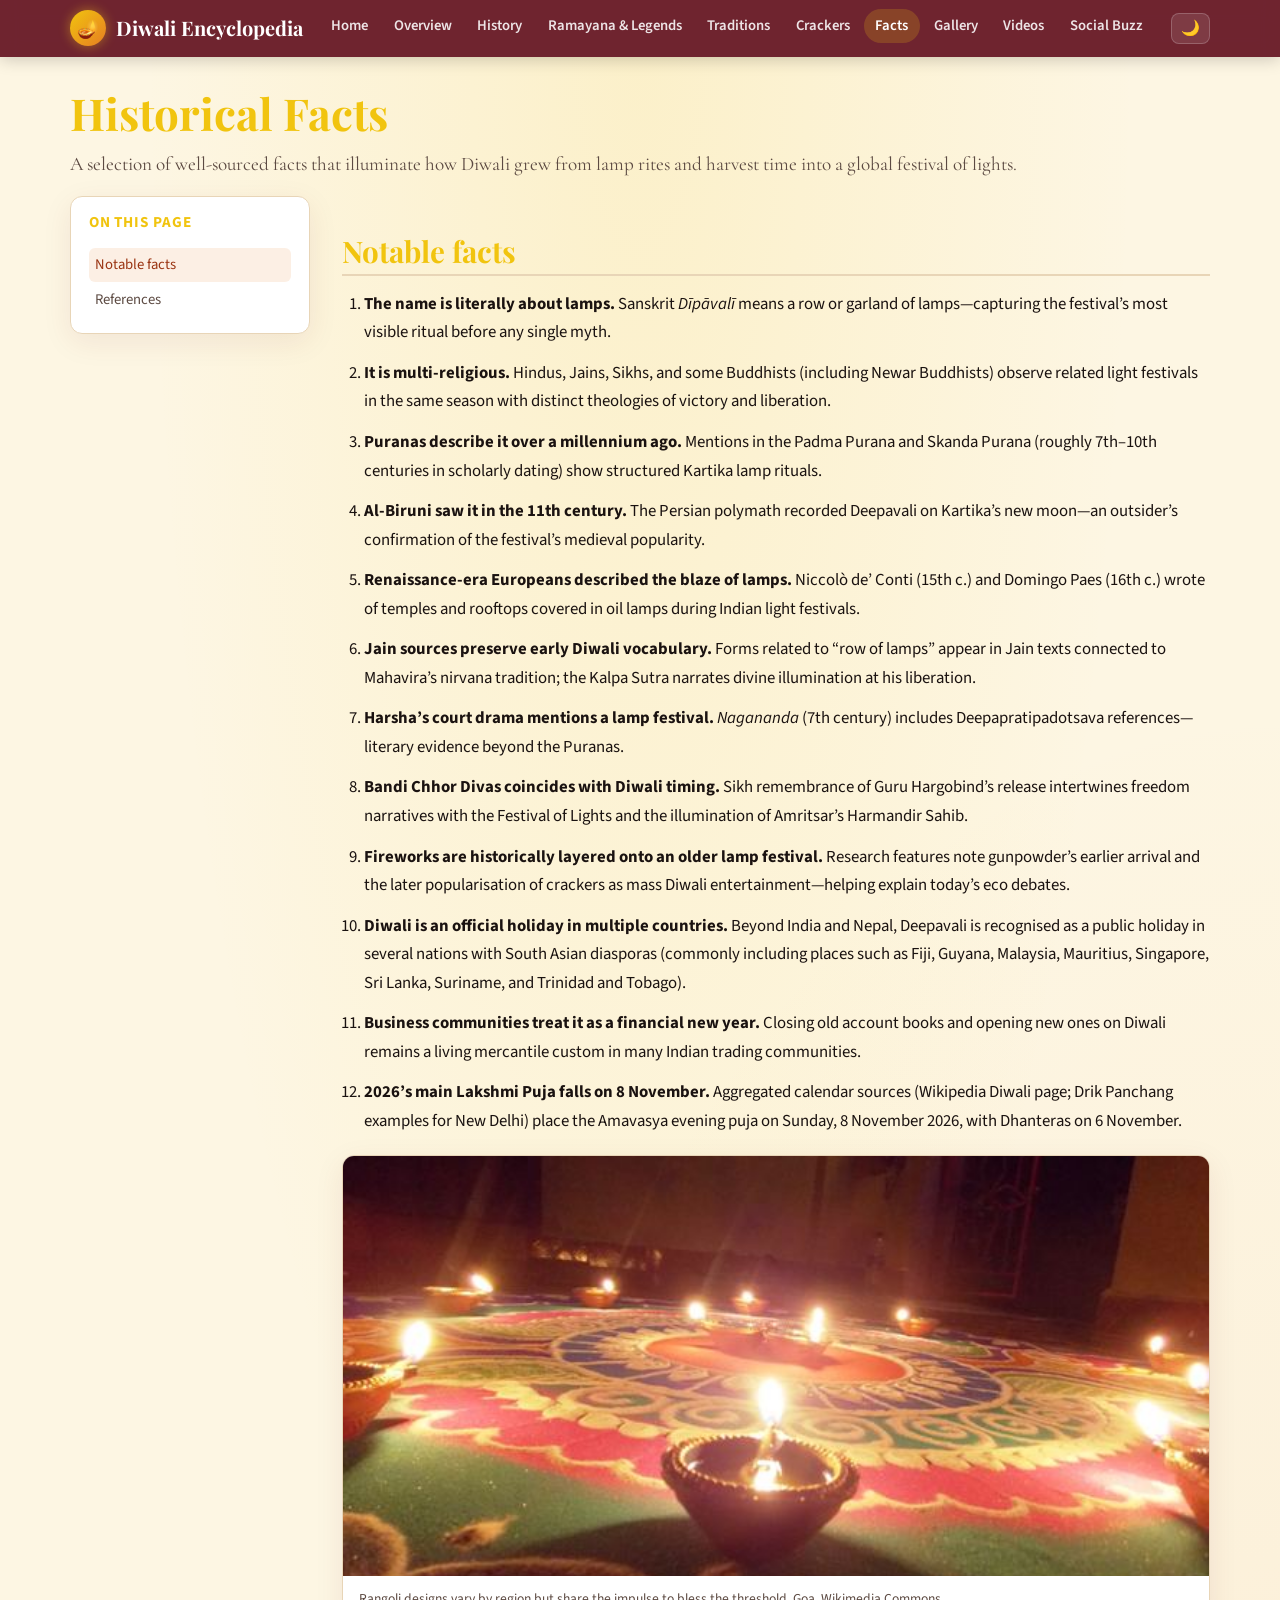
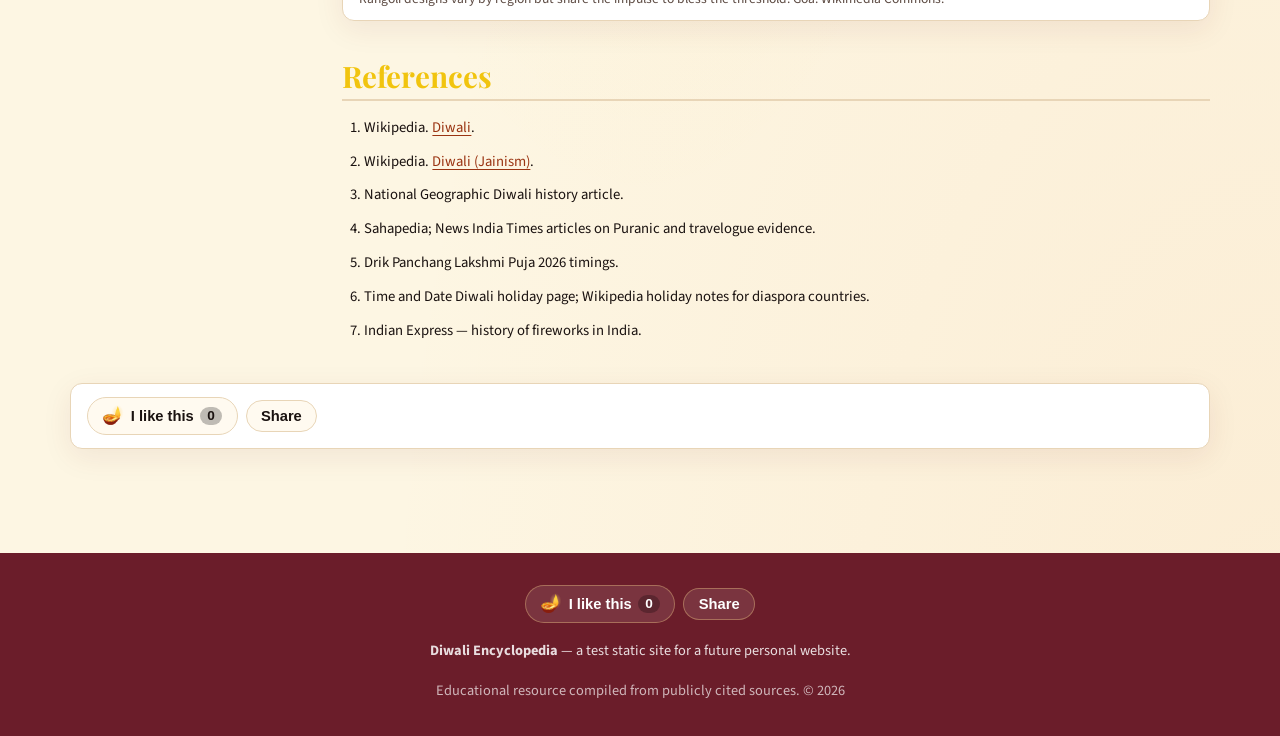
<file: facts.html>
<!DOCTYPE html>
<html lang="en">
<head>
<meta charset="utf-8">
<meta name="viewport" content="width=device-width, initial-scale=1">
<title>Historical Facts about Diwali · Diwali Encyclopedia</title>
<meta name="description" content="Well-sourced interesting historical facts about Diwali, Deepavali, and related traditions.">
<link rel="preconnect" href="https://fonts.googleapis.com">
<link rel="preconnect" href="https://fonts.gstatic.com" crossorigin>
<link href="https://fonts.googleapis.com/css2?family=Cormorant+Garamond:ital,wght@0,500;0,600;1,500&family=Playfair+Display:wght@600;700&family=Source+Sans+3:wght@400;600;700&display=swap" rel="stylesheet">
<link rel="stylesheet" href="css/styles.css">
<link rel="icon" href="favicon.svg" type="image/svg+xml">
<link rel="icon" href="favicon.ico" sizes="any">
<link rel="icon" type="image/png" sizes="32x32" href="favicon-32.png">
<link rel="icon" type="image/png" sizes="16x16" href="favicon-16.png">
<link rel="apple-touch-icon" sizes="180x180" href="apple-touch-icon.png">
<link rel="manifest" href="site.webmanifest">
<meta name="theme-color" content="#6b1d2a">
</head>
<body data-page="facts">
<a class="skip-link" href="#main">Skip to content</a>

<header class="site-header">
  <div class="nav-inner">
    <a class="brand" href="home.html"><span class="brand-icon" aria-hidden="true">🪔</span> Diwali Encyclopedia</a>
    <button class="nav-toggle" type="button" aria-expanded="false" aria-controls="primary-nav">Menu</button>
        <ul class="nav-links" id="primary-nav">
      <li><a href="home.html">Home</a></li><li><a href="overview.html">Overview</a></li><li><a href="history.html">History</a></li><li><a href="ramayana.html">Ramayana & Legends</a></li><li><a href="traditions.html">Traditions</a></li><li><a href="crackers.html">Crackers</a></li><li><a href="facts.html" aria-current="page">Facts</a></li><li><a href="gallery.html">Gallery</a></li><li><a href="videos.html">Videos</a></li><li><a href="social.html">Social Buzz</a></li>
    </ul>
    <div class="nav-actions">
      <button type="button" class="icon-btn" id="theme-toggle" aria-label="Toggle color theme">🌙</button>
    </div>
  </div>
</header>
<main id="main" class="page">
  <h1>Historical Facts</h1>
  <p class="lead">A selection of well-sourced facts that illuminate how Diwali grew from lamp rites and harvest time into a global festival of lights.</p>
  <div class="layout-with-toc">
<nav class="toc" aria-label="Table of contents"><h2>On this page</h2><ul><li><a href="#facts">Notable facts</a></li><li><a href="#references">References</a></li></ul></nav>
  <article class="content">
    <h2 id="facts">Notable facts</h2>
    <ol class="facts-list">
      <li><strong>The name is literally about lamps.</strong> Sanskrit <em>Dīpāvalī</em> means a row or garland of lamps—capturing the festival’s most visible ritual before any single myth.</li>
      <li><strong>It is multi-religious.</strong> Hindus, Jains, Sikhs, and some Buddhists (including Newar Buddhists) observe related light festivals in the same season with distinct theologies of victory and liberation.</li>
      <li><strong>Puranas describe it over a millennium ago.</strong> Mentions in the Padma Purana and Skanda Purana (roughly 7th–10th centuries in scholarly dating) show structured Kartika lamp rituals.</li>
      <li><strong>Al-Biruni saw it in the 11th century.</strong> The Persian polymath recorded Deepavali on Kartika’s new moon—an outsider’s confirmation of the festival’s medieval popularity.</li>
      <li><strong>Renaissance-era Europeans described the blaze of lamps.</strong> Niccolò de’ Conti (15th c.) and Domingo Paes (16th c.) wrote of temples and rooftops covered in oil lamps during Indian light festivals.</li>
      <li><strong>Jain sources preserve early Diwali vocabulary.</strong> Forms related to “row of lamps” appear in Jain texts connected to Mahavira’s nirvana tradition; the Kalpa Sutra narrates divine illumination at his liberation.</li>
      <li><strong>Harsha’s court drama mentions a lamp festival.</strong> <em>Nagananda</em> (7th century) includes Deepapratipadotsava references—literary evidence beyond the Puranas.</li>
      <li><strong>Bandi Chhor Divas coincides with Diwali timing.</strong> Sikh remembrance of Guru Hargobind’s release intertwines freedom narratives with the Festival of Lights and the illumination of Amritsar’s Harmandir Sahib.</li>
      <li><strong>Fireworks are historically layered onto an older lamp festival.</strong> Research features note gunpowder’s earlier arrival and the later popularisation of crackers as mass Diwali entertainment—helping explain today’s eco debates.</li>
      <li><strong>Diwali is an official holiday in multiple countries.</strong> Beyond India and Nepal, Deepavali is recognised as a public holiday in several nations with South Asian diasporas (commonly including places such as Fiji, Guyana, Malaysia, Mauritius, Singapore, Sri Lanka, Suriname, and Trinidad and Tobago).</li>
      <li><strong>Business communities treat it as a financial new year.</strong> Closing old account books and opening new ones on Diwali remains a living mercantile custom in many Indian trading communities.</li>
      <li><strong>2026’s main Lakshmi Puja falls on 8 November.</strong> Aggregated calendar sources (Wikipedia Diwali page; Drik Panchang examples for New Delhi) place the Amavasya evening puja on Sunday, 8 November 2026, with Dhanteras on 6 November.</li>
    </ol>

    <figure class="figure-inline">
      <img src="images/rangoli-goa-thumb.jpg" alt="Decorative Diwali rangoli in Goa" width="800" height="600" loading="lazy">
      <figcaption>Rangoli designs vary by region but share the impulse to bless the threshold. Goa. Wikimedia Commons.</figcaption>
    </figure>

    <h2 id="references">References</h2>
    <div class="references"><ol>
      <li>Wikipedia. <a href="https://en.wikipedia.org/wiki/Diwali" target="_blank" rel="noopener">Diwali</a>.</li>
      <li>Wikipedia. <a href="https://en.wikipedia.org/wiki/Diwali_(Jainism)" target="_blank" rel="noopener">Diwali (Jainism)</a>.</li>
      <li>National Geographic Diwali history article.</li>
      <li>Sahapedia; News India Times articles on Puranic and travelogue evidence.</li>
      <li>Drik Panchang Lakshmi Puja 2026 timings.</li>
      <li>Time and Date Diwali holiday page; Wikipedia holiday notes for diaspora countries.</li>
      <li>Indian Express — history of fireworks in India.</li>
    </ol></div>
  </article>
  </div>

  <div class="page-engage" aria-label="Page engagement">
    <div class="visitor-stat" data-visitor-wrap hidden>
      Visitors: <span data-visitor-count>—</span>
      <span class="visitor-page" data-visitor-page-wrap hidden>(this page: <span data-visitor-page-count>—</span>)</span>
    </div>
    <div class="engage-actions">
      <button type="button" class="like-btn" data-like-btn aria-pressed="false" aria-label="Like this page">
        <span class="like-icon" aria-hidden="true">🪔</span>
        <span class="like-label">I like this</span>
        <span class="like-count" data-like-count>0</span>
      </button>
      <button type="button" class="share-btn" data-share-btn>Share</button>
    </div>
  </div>
</main>


<footer class="site-footer">
  <div class="footer-engage">
    <div class="visitor-stat" data-visitor-wrap hidden>
      Visitors: <span data-visitor-count>—</span>
      <span class="visitor-page" data-visitor-page-wrap hidden>(this page: <span data-visitor-page-count>—</span>)</span>
    </div>
    <div class="engage-actions">
      <button type="button" class="like-btn" data-like-btn aria-pressed="false" aria-label="Like this page">
        <span class="like-icon" aria-hidden="true">🪔</span>
        <span class="like-label">I like this</span>
        <span class="like-count" data-like-count>0</span>
      </button>
      <button type="button" class="share-btn" data-share-btn type="button">Share</button>
    </div>
  </div>
  <p><strong>Diwali Encyclopedia</strong> — a test static site for a future personal website.</p>
  <p class="note">Educational resource compiled from publicly cited sources. © <span id="year"></span></p>
<!-- CONTACT-HIDDEN   <p class="footer-links"><a href="contact.html">Contact</a></p> -->
</footer>
<script src="js/config.js"></script>
<script src="js/engagement.js"></script>
<script src="js/main.js"></script>

</body>
</html>
</file>
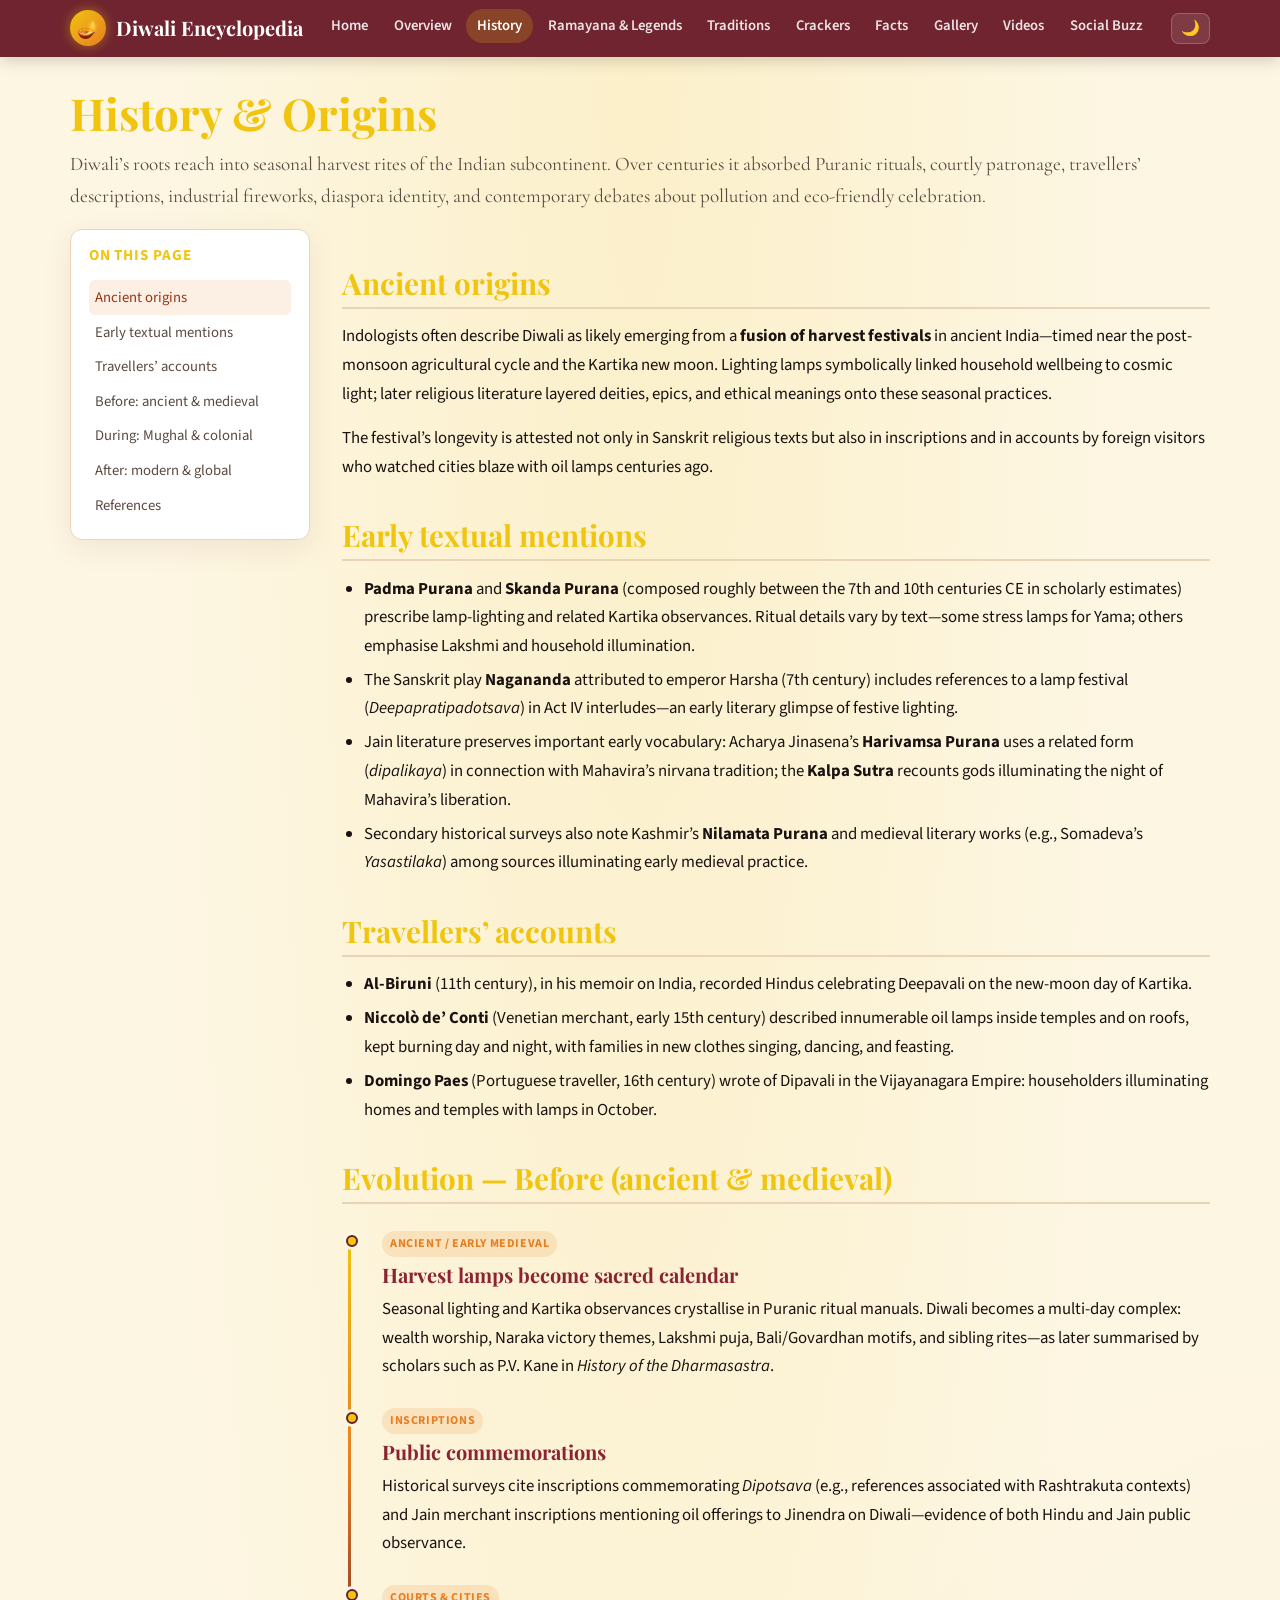
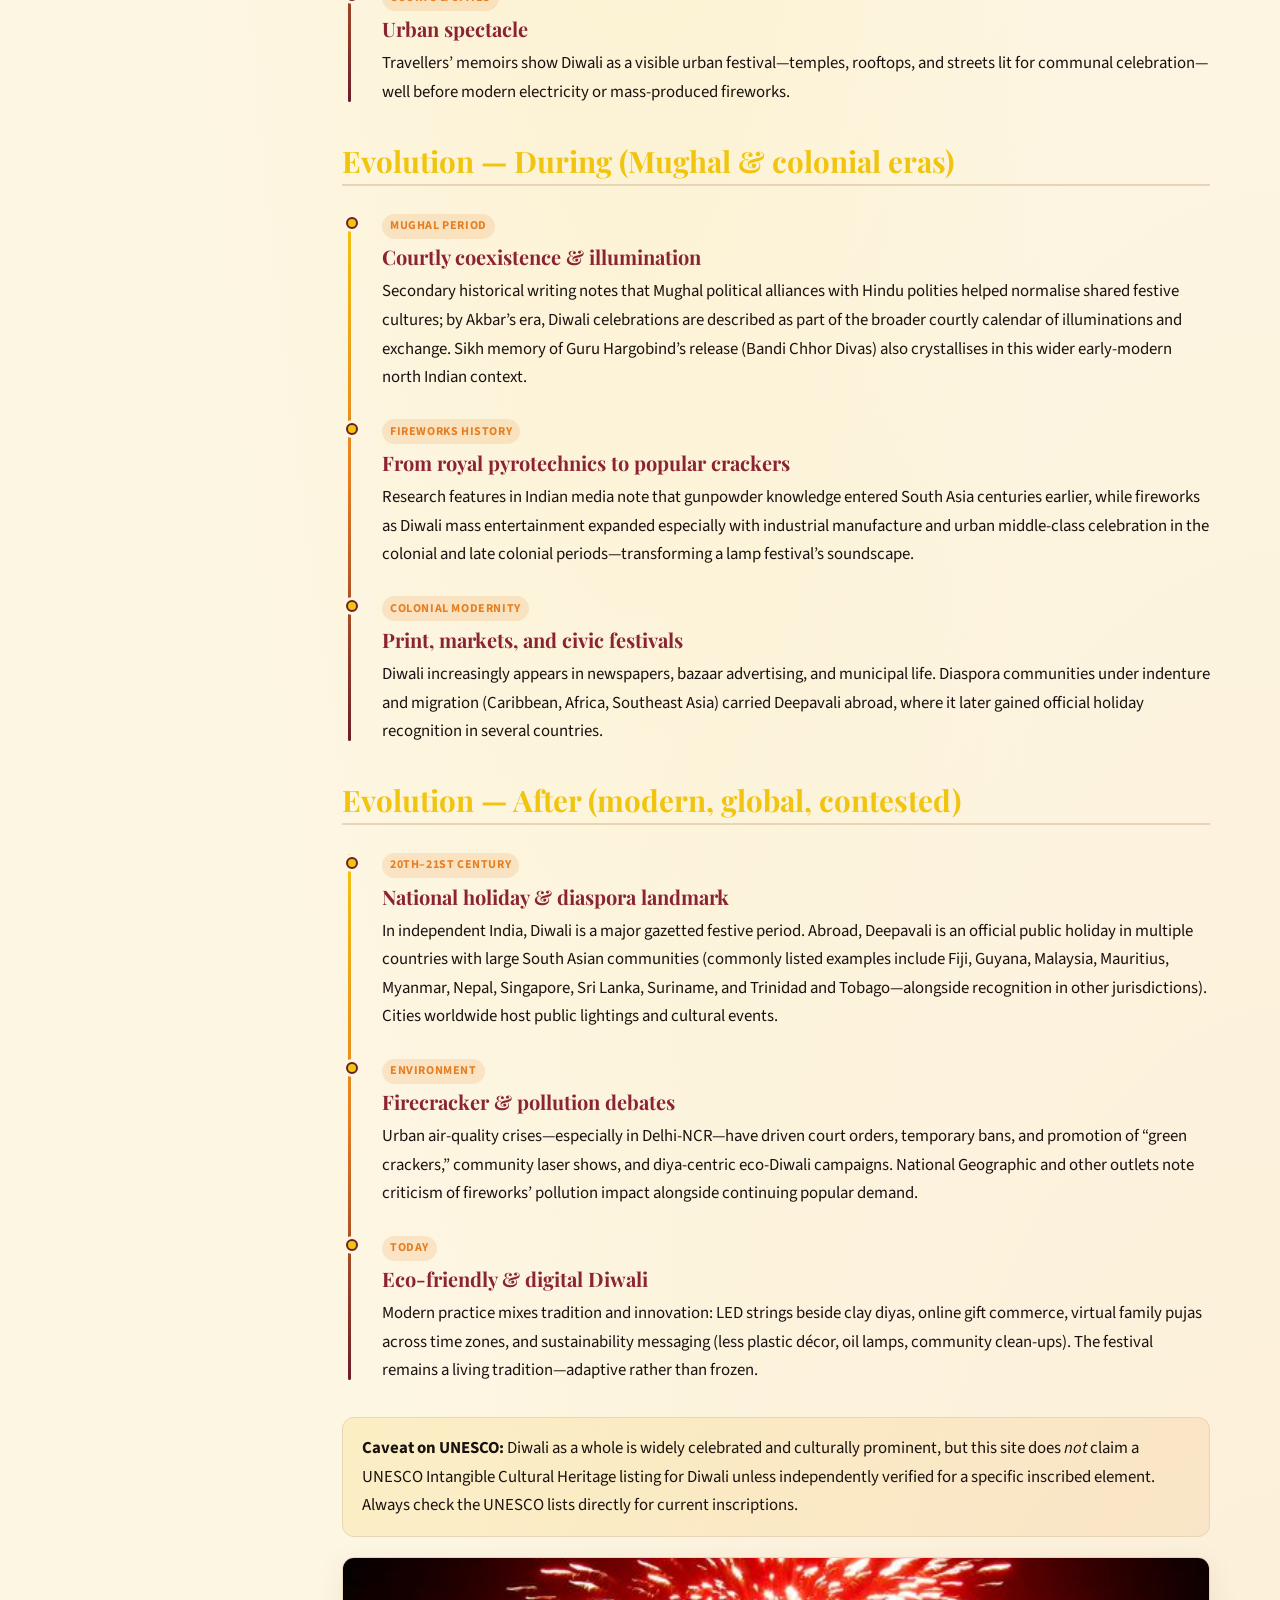
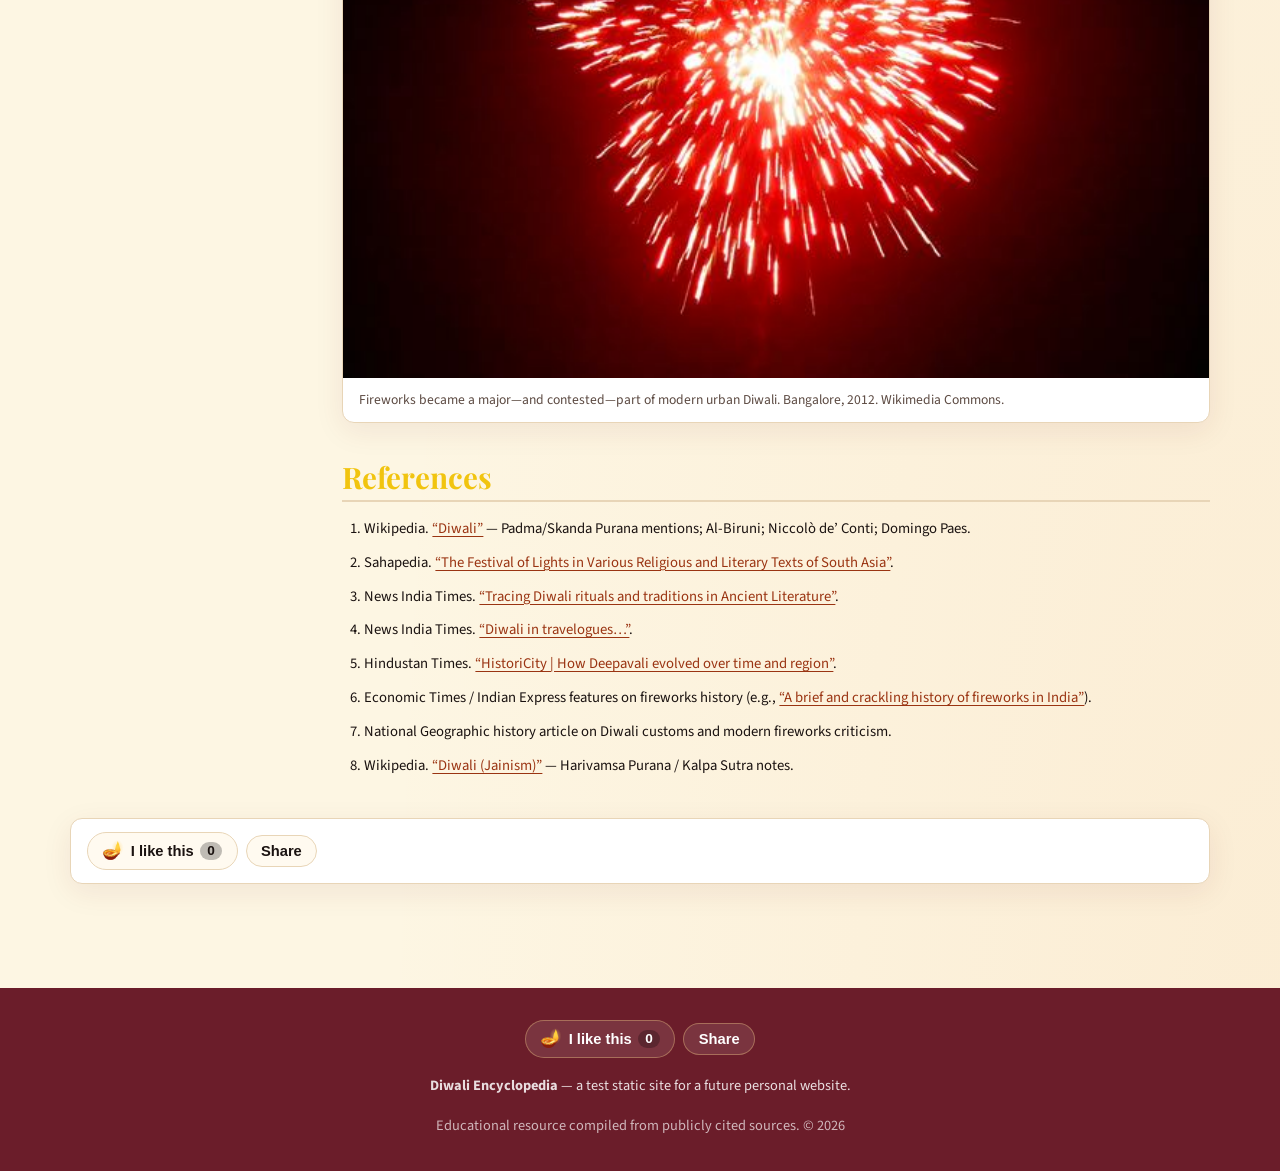
<file: history.html>
<!DOCTYPE html>
<html lang="en">
<head>
<meta charset="utf-8">
<meta name="viewport" content="width=device-width, initial-scale=1">
<title>History & Origins of Diwali · Diwali Encyclopedia</title>
<meta name="description" content="Ancient origins, early texts, travellers’ accounts, and the evolution of Diwali before, during, and after the medieval and modern eras.">
<link rel="preconnect" href="https://fonts.googleapis.com">
<link rel="preconnect" href="https://fonts.gstatic.com" crossorigin>
<link href="https://fonts.googleapis.com/css2?family=Cormorant+Garamond:ital,wght@0,500;0,600;1,500&family=Playfair+Display:wght@600;700&family=Source+Sans+3:wght@400;600;700&display=swap" rel="stylesheet">
<link rel="stylesheet" href="css/styles.css">
<link rel="icon" href="favicon.svg" type="image/svg+xml">
<link rel="icon" href="favicon.ico" sizes="any">
<link rel="icon" type="image/png" sizes="32x32" href="favicon-32.png">
<link rel="icon" type="image/png" sizes="16x16" href="favicon-16.png">
<link rel="apple-touch-icon" sizes="180x180" href="apple-touch-icon.png">
<link rel="manifest" href="site.webmanifest">
<meta name="theme-color" content="#6b1d2a">
</head>
<body data-page="history">
<a class="skip-link" href="#main">Skip to content</a>

<header class="site-header">
  <div class="nav-inner">
    <a class="brand" href="home.html"><span class="brand-icon" aria-hidden="true">🪔</span> Diwali Encyclopedia</a>
    <button class="nav-toggle" type="button" aria-expanded="false" aria-controls="primary-nav">Menu</button>
        <ul class="nav-links" id="primary-nav">
      <li><a href="home.html">Home</a></li><li><a href="overview.html">Overview</a></li><li><a href="history.html" aria-current="page">History</a></li><li><a href="ramayana.html">Ramayana & Legends</a></li><li><a href="traditions.html">Traditions</a></li><li><a href="crackers.html">Crackers</a></li><li><a href="facts.html">Facts</a></li><li><a href="gallery.html">Gallery</a></li><li><a href="videos.html">Videos</a></li><li><a href="social.html">Social Buzz</a></li>
    </ul>
    <div class="nav-actions">
      <button type="button" class="icon-btn" id="theme-toggle" aria-label="Toggle color theme">🌙</button>
    </div>
  </div>
</header>
<main id="main" class="page">
  <h1>History &amp; Origins</h1>
  <p class="lead">Diwali’s roots reach into seasonal harvest rites of the Indian subcontinent. Over centuries it absorbed Puranic rituals, courtly patronage, travellers’ descriptions, industrial fireworks, diaspora identity, and contemporary debates about pollution and eco-friendly celebration.</p>
  <div class="layout-with-toc">
<nav class="toc" aria-label="Table of contents"><h2>On this page</h2><ul><li><a href="#origins">Ancient origins</a></li><li><a href="#texts">Early textual mentions</a></li><li><a href="#travellers">Travellers’ accounts</a></li><li><a href="#before">Before: ancient & medieval</a></li><li><a href="#during">During: Mughal & colonial</a></li><li><a href="#after">After: modern & global</a></li><li><a href="#references">References</a></li></ul></nav>
  <article class="content">
    <h2 id="origins">Ancient origins</h2>
    <p>Indologists often describe Diwali as likely emerging from a <strong>fusion of harvest festivals</strong> in ancient India—timed near the post-monsoon agricultural cycle and the Kartika new moon. Lighting lamps symbolically linked household wellbeing to cosmic light; later religious literature layered deities, epics, and ethical meanings onto these seasonal practices.</p>
    <p>The festival’s longevity is attested not only in Sanskrit religious texts but also in inscriptions and in accounts by foreign visitors who watched cities blaze with oil lamps centuries ago.</p>

    <h2 id="texts">Early textual mentions</h2>
    <ul>
      <li><strong>Padma Purana</strong> and <strong>Skanda Purana</strong> (composed roughly between the 7th and 10th centuries CE in scholarly estimates) prescribe lamp-lighting and related Kartika observances. Ritual details vary by text—some stress lamps for Yama; others emphasise Lakshmi and household illumination.</li>
      <li>The Sanskrit play <strong>Nagananda</strong> attributed to emperor Harsha (7th century) includes references to a lamp festival (<em>Deepapratipadotsava</em>) in Act IV interludes—an early literary glimpse of festive lighting.</li>
      <li>Jain literature preserves important early vocabulary: Acharya Jinasena’s <strong>Harivamsa Purana</strong> uses a related form (<em>dipalikaya</em>) in connection with Mahavira’s nirvana tradition; the <strong>Kalpa Sutra</strong> recounts gods illuminating the night of Mahavira’s liberation.</li>
      <li>Secondary historical surveys also note Kashmir’s <strong>Nilamata Purana</strong> and medieval literary works (e.g., Somadeva’s <em>Yasastilaka</em>) among sources illuminating early medieval practice.</li>
    </ul>

    <h2 id="travellers">Travellers’ accounts</h2>
    <ul>
      <li><strong>Al-Biruni</strong> (11th century), in his memoir on India, recorded Hindus celebrating Deepavali on the new-moon day of Kartika.</li>
      <li><strong>Niccolò de’ Conti</strong> (Venetian merchant, early 15th century) described innumerable oil lamps inside temples and on roofs, kept burning day and night, with families in new clothes singing, dancing, and feasting.</li>
      <li><strong>Domingo Paes</strong> (Portuguese traveller, 16th century) wrote of Dipavali in the Vijayanagara Empire: householders illuminating homes and temples with lamps in October.</li>
    </ul>

    <h2 id="before">Evolution — Before (ancient &amp; medieval)</h2>
    <div class="timeline">
      <div class="timeline-item">
        <span class="era-tag">Ancient / early medieval</span>
        <h3>Harvest lamps become sacred calendar</h3>
        <p>Seasonal lighting and Kartika observances crystallise in Puranic ritual manuals. Diwali becomes a multi-day complex: wealth worship, Naraka victory themes, Lakshmi puja, Bali/Govardhan motifs, and sibling rites—as later summarised by scholars such as P.V. Kane in <em>History of the Dharmasastra</em>.</p>
      </div>
      <div class="timeline-item">
        <span class="era-tag">Inscriptions</span>
        <h3>Public commemorations</h3>
        <p>Historical surveys cite inscriptions commemorating <em>Dipotsava</em> (e.g., references associated with Rashtrakuta contexts) and Jain merchant inscriptions mentioning oil offerings to Jinendra on Diwali—evidence of both Hindu and Jain public observance.</p>
      </div>
      <div class="timeline-item">
        <span class="era-tag">Courts &amp; cities</span>
        <h3>Urban spectacle</h3>
        <p>Travellers’ memoirs show Diwali as a visible urban festival—temples, rooftops, and streets lit for communal celebration—well before modern electricity or mass-produced fireworks.</p>
      </div>
    </div>

    <h2 id="during">Evolution — During (Mughal &amp; colonial eras)</h2>
    <div class="timeline">
      <div class="timeline-item">
        <span class="era-tag">Mughal period</span>
        <h3>Courtly coexistence &amp; illumination</h3>
        <p>Secondary historical writing notes that Mughal political alliances with Hindu polities helped normalise shared festive cultures; by Akbar’s era, Diwali celebrations are described as part of the broader courtly calendar of illuminations and exchange. Sikh memory of Guru Hargobind’s release (Bandi Chhor Divas) also crystallises in this wider early-modern north Indian context.</p>
      </div>
      <div class="timeline-item">
        <span class="era-tag">Fireworks history</span>
        <h3>From royal pyrotechnics to popular crackers</h3>
        <p>Research features in Indian media note that gunpowder knowledge entered South Asia centuries earlier, while fireworks as Diwali mass entertainment expanded especially with industrial manufacture and urban middle-class celebration in the colonial and late colonial periods—transforming a lamp festival’s soundscape.</p>
      </div>
      <div class="timeline-item">
        <span class="era-tag">Colonial modernity</span>
        <h3>Print, markets, and civic festivals</h3>
        <p>Diwali increasingly appears in newspapers, bazaar advertising, and municipal life. Diaspora communities under indenture and migration (Caribbean, Africa, Southeast Asia) carried Deepavali abroad, where it later gained official holiday recognition in several countries.</p>
      </div>
    </div>

    <h2 id="after">Evolution — After (modern, global, contested)</h2>
    <div class="timeline">
      <div class="timeline-item">
        <span class="era-tag">20th–21st century</span>
        <h3>National holiday &amp; diaspora landmark</h3>
        <p>In independent India, Diwali is a major gazetted festive period. Abroad, Deepavali is an official public holiday in multiple countries with large South Asian communities (commonly listed examples include Fiji, Guyana, Malaysia, Mauritius, Myanmar, Nepal, Singapore, Sri Lanka, Suriname, and Trinidad and Tobago—alongside recognition in other jurisdictions). Cities worldwide host public lightings and cultural events.</p>
      </div>
      <div class="timeline-item">
        <span class="era-tag">Environment</span>
        <h3>Firecracker &amp; pollution debates</h3>
        <p>Urban air-quality crises—especially in Delhi-NCR—have driven court orders, temporary bans, and promotion of “green crackers,” community laser shows, and diya-centric eco-Diwali campaigns. National Geographic and other outlets note criticism of fireworks’ pollution impact alongside continuing popular demand.</p>
      </div>
      <div class="timeline-item">
        <span class="era-tag">Today</span>
        <h3>Eco-friendly &amp; digital Diwali</h3>
        <p>Modern practice mixes tradition and innovation: LED strings beside clay diyas, online gift commerce, virtual family pujas across time zones, and sustainability messaging (less plastic décor, oil lamps, community clean-ups). The festival remains a living tradition—adaptive rather than frozen.</p>
      </div>
    </div>
    <p class="callout"><strong>Caveat on UNESCO:</strong> Diwali as a whole is widely celebrated and culturally prominent, but this site does <em>not</em> claim a UNESCO Intangible Cultural Heritage listing for Diwali unless independently verified for a specific inscribed element. Always check the UNESCO lists directly for current inscriptions.</p>

    <figure class="figure-inline">
      <img src="images/fireworks-bangalore-thumb.jpg" alt="Fireworks lighting the night sky during Diwali in Bangalore" width="800" height="600" loading="lazy">
      <figcaption>Fireworks became a major—and contested—part of modern urban Diwali. Bangalore, 2012. Wikimedia Commons.</figcaption>
    </figure>

    <h2 id="references">References</h2>
    <div class="references"><ol>
      <li>Wikipedia. <a href="https://en.wikipedia.org/wiki/Diwali" target="_blank" rel="noopener">“Diwali”</a> — Padma/Skanda Purana mentions; Al-Biruni; Niccolò de’ Conti; Domingo Paes.</li>
      <li>Sahapedia. <a href="http://www.sahapedia.org/festival-lights-various-religious-and-literary-texts-south-asia" target="_blank" rel="noopener">“The Festival of Lights in Various Religious and Literary Texts of South Asia”</a>.</li>
      <li>News India Times. <a href="https://newsindiatimes.com/tracing-diwali-rituals-and-traditions-in-ancient-literature/" target="_blank" rel="noopener">“Tracing Diwali rituals and traditions in Ancient Literature”</a>.</li>
      <li>News India Times. <a href="https://newsindiatimes.com/diwali-in-travelogues-there-has-been-diwali-for-many-centuries-old-written-records-say/" target="_blank" rel="noopener">“Diwali in travelogues…”</a>.</li>
      <li>Hindustan Times. <a href="https://www.hindustantimes.com/india-news/historicity-how-deepavali-evolved-over-time-and-region-101765710495200.html" target="_blank" rel="noopener">“HistoriCity | How Deepavali evolved over time and region”</a>.</li>
      <li>Economic Times / Indian Express features on fireworks history (e.g., <a href="https://indianexpress.com/article/research/a-crackling-history-of-fireworks-in-india-4890178/" target="_blank" rel="noopener">“A brief and crackling history of fireworks in India”</a>).</li>
      <li>National Geographic history article on Diwali customs and modern fireworks criticism.</li>
      <li>Wikipedia. <a href="https://en.wikipedia.org/wiki/Diwali_(Jainism)" target="_blank" rel="noopener">“Diwali (Jainism)”</a> — Harivamsa Purana / Kalpa Sutra notes.</li>
    </ol></div>
  </article>
  </div>

  <div class="page-engage" aria-label="Page engagement">
    <div class="visitor-stat" data-visitor-wrap hidden>
      Visitors: <span data-visitor-count>—</span>
      <span class="visitor-page" data-visitor-page-wrap hidden>(this page: <span data-visitor-page-count>—</span>)</span>
    </div>
    <div class="engage-actions">
      <button type="button" class="like-btn" data-like-btn aria-pressed="false" aria-label="Like this page">
        <span class="like-icon" aria-hidden="true">🪔</span>
        <span class="like-label">I like this</span>
        <span class="like-count" data-like-count>0</span>
      </button>
      <button type="button" class="share-btn" data-share-btn>Share</button>
    </div>
  </div>
</main>


<footer class="site-footer">
  <div class="footer-engage">
    <div class="visitor-stat" data-visitor-wrap hidden>
      Visitors: <span data-visitor-count>—</span>
      <span class="visitor-page" data-visitor-page-wrap hidden>(this page: <span data-visitor-page-count>—</span>)</span>
    </div>
    <div class="engage-actions">
      <button type="button" class="like-btn" data-like-btn aria-pressed="false" aria-label="Like this page">
        <span class="like-icon" aria-hidden="true">🪔</span>
        <span class="like-label">I like this</span>
        <span class="like-count" data-like-count>0</span>
      </button>
      <button type="button" class="share-btn" data-share-btn type="button">Share</button>
    </div>
  </div>
  <p><strong>Diwali Encyclopedia</strong> — a test static site for a future personal website.</p>
  <p class="note">Educational resource compiled from publicly cited sources. © <span id="year"></span></p>
<!-- CONTACT-HIDDEN   <p class="footer-links"><a href="contact.html">Contact</a></p> -->
</footer>
<script src="js/config.js"></script>
<script src="js/engagement.js"></script>
<script src="js/main.js"></script>

</body>
</html>
</file>
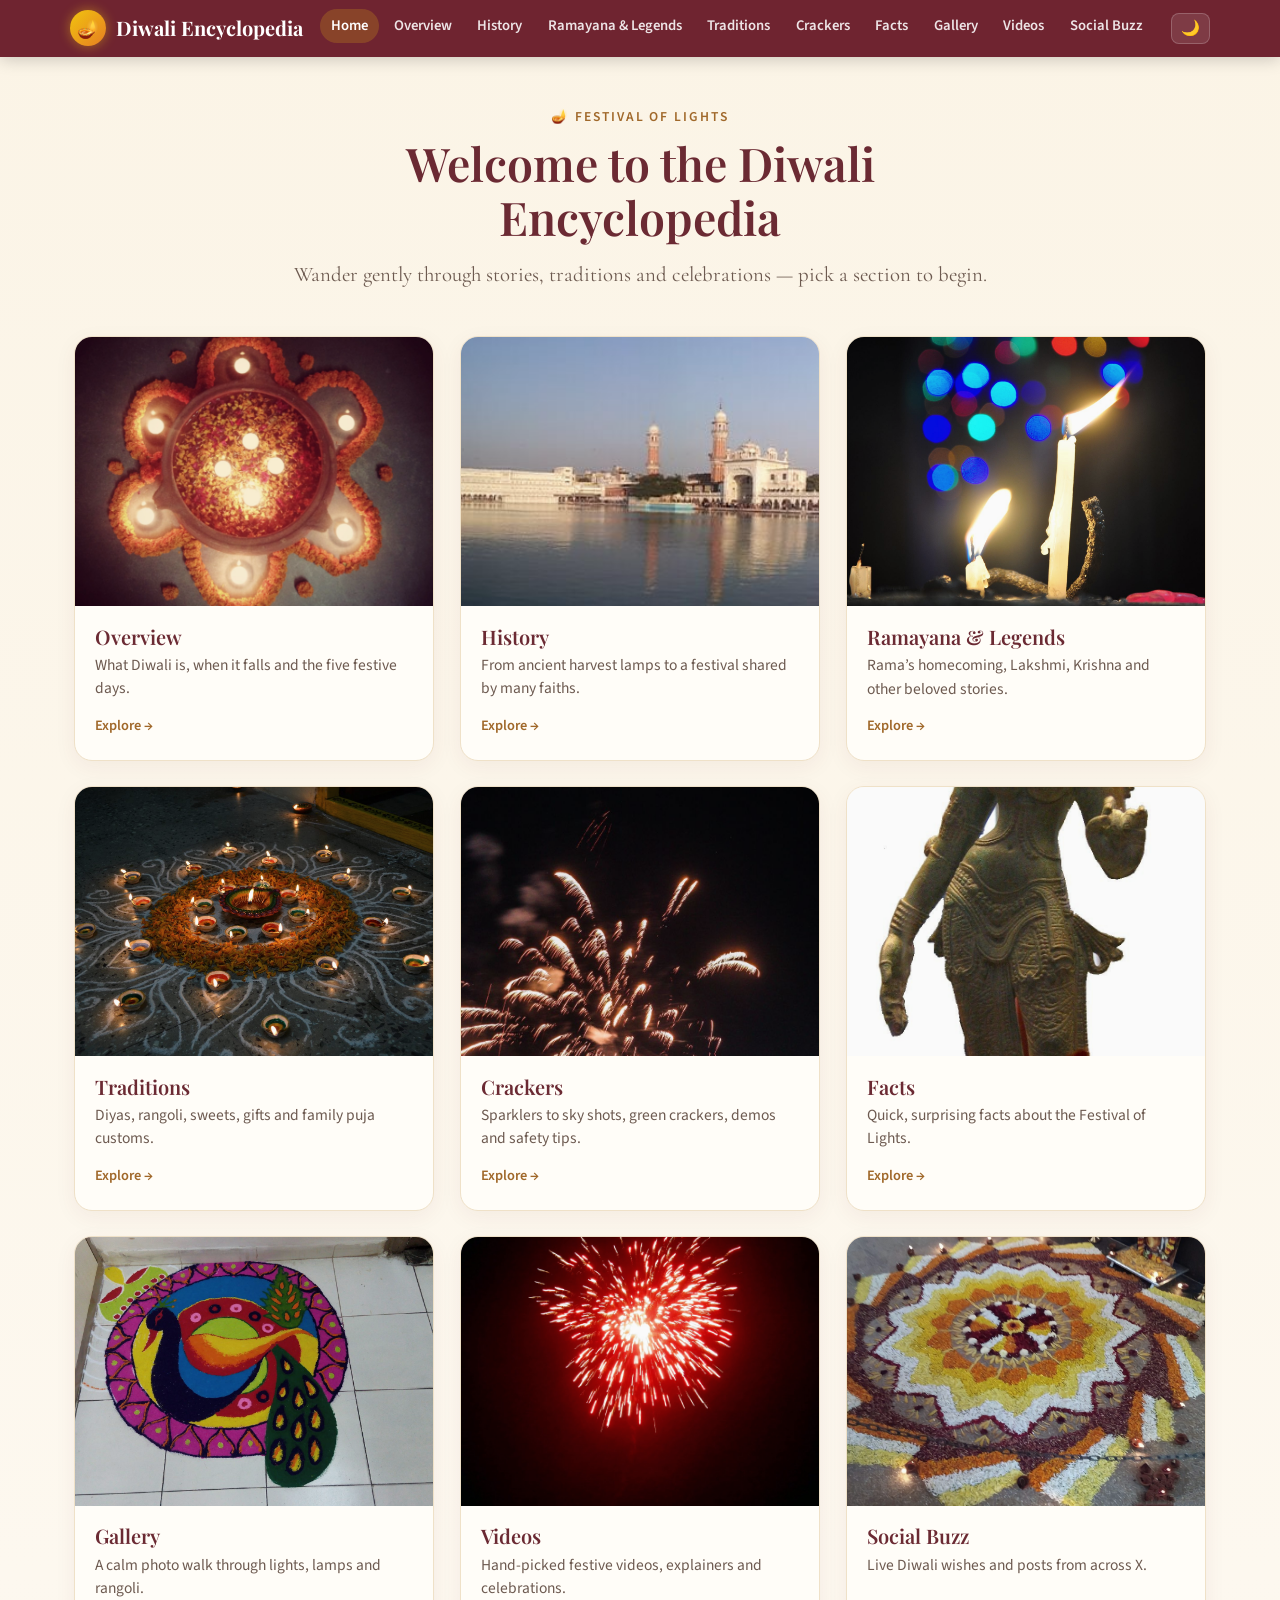
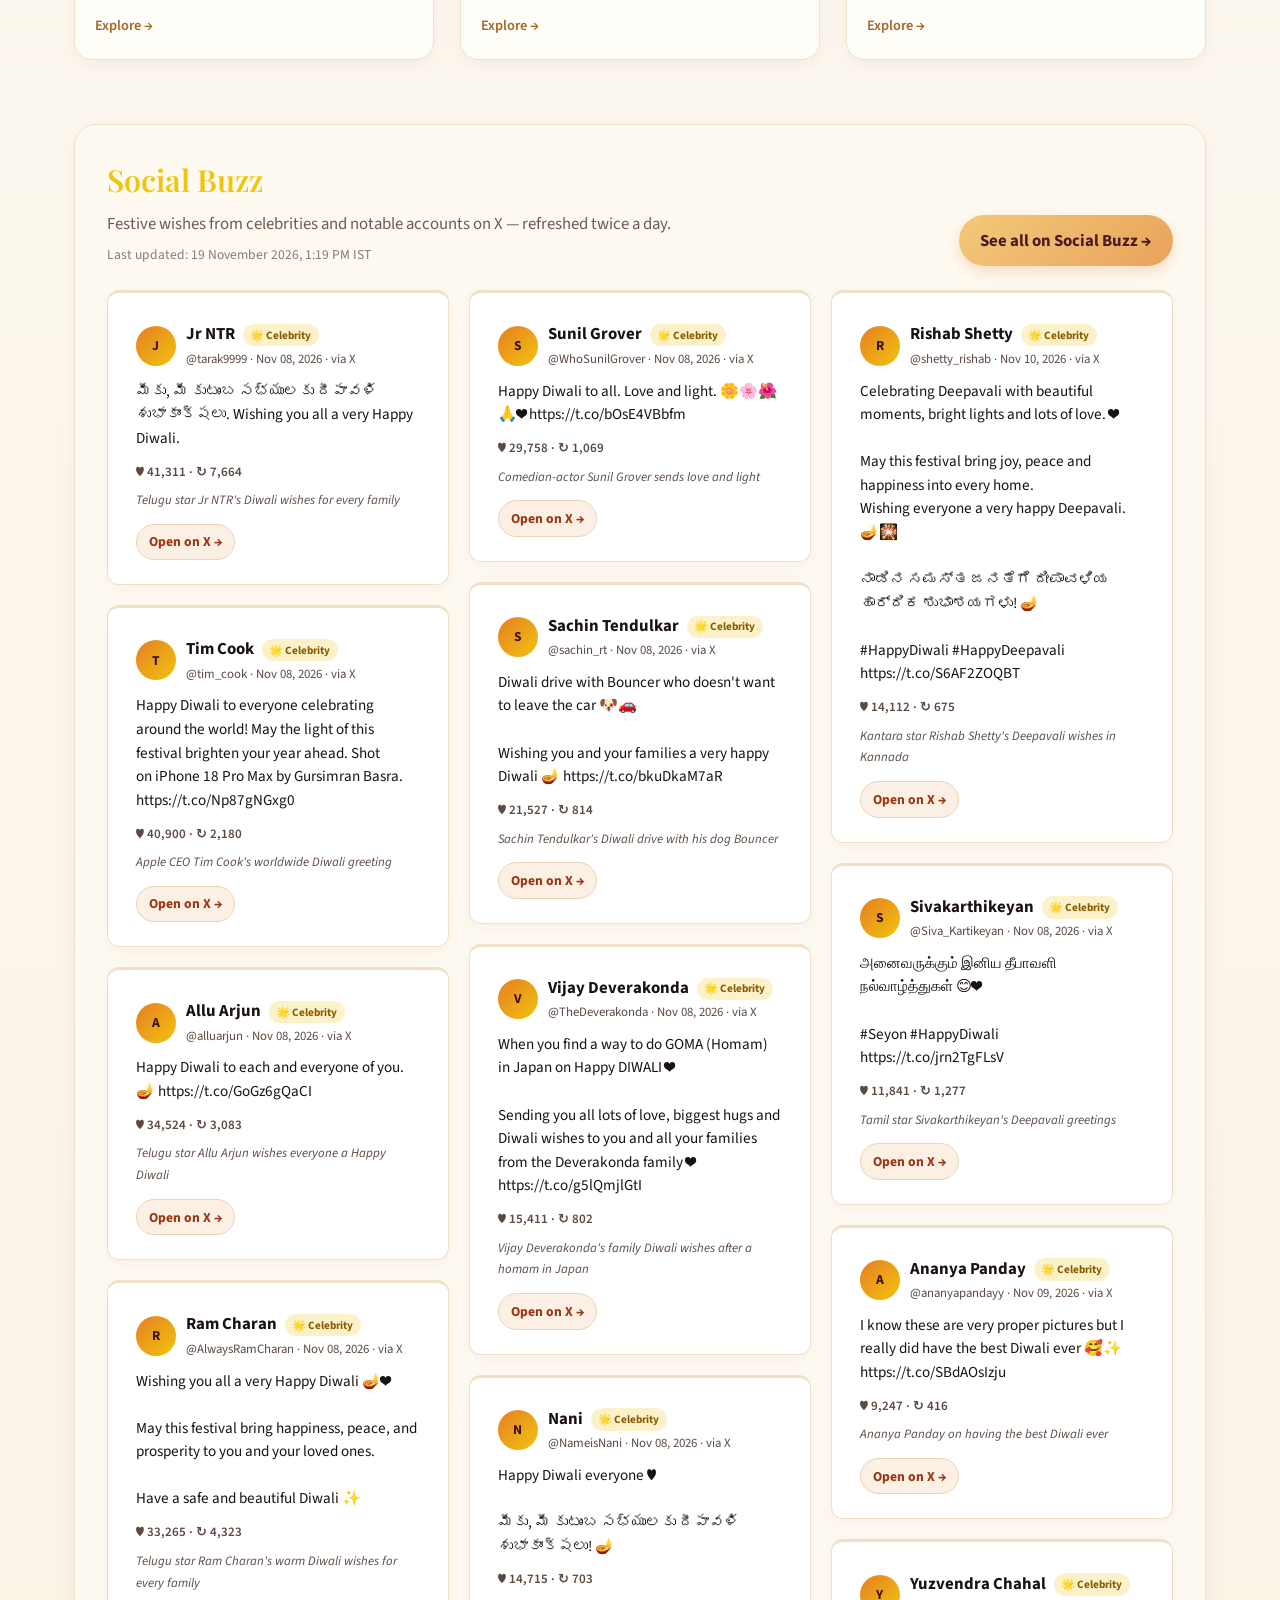
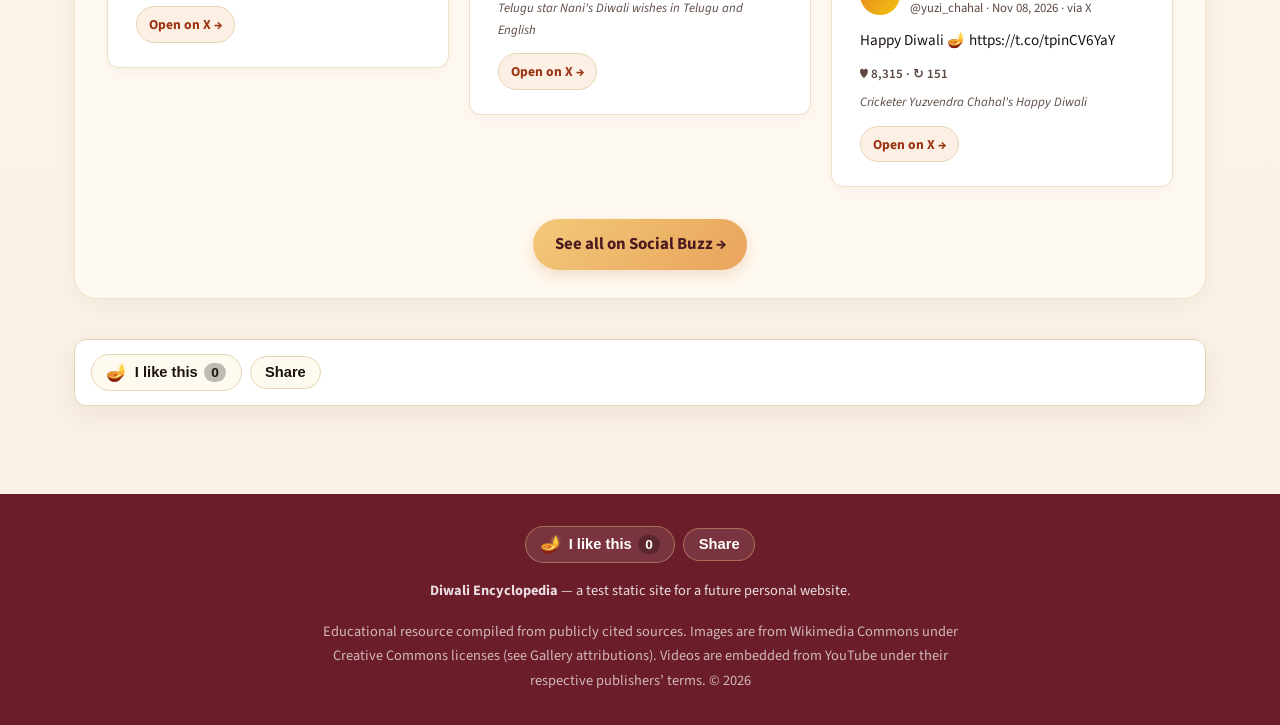
<file: home.html>
<!DOCTYPE html>
<html lang="en">
<head>
<meta charset="utf-8">
<meta name="viewport" content="width=device-width, initial-scale=1">
<title>Home · Diwali Encyclopedia</title>
<meta name="description" content="Start here: explore every section of the Diwali Encyclopedia and the latest festive posts from X.">
<link rel="preconnect" href="https://fonts.googleapis.com">
<link rel="preconnect" href="https://fonts.gstatic.com" crossorigin>
<link href="https://fonts.googleapis.com/css2?family=Cormorant+Garamond:ital,wght@0,500;0,600;1,500&family=Playfair+Display:wght@600;700&family=Source+Sans+3:wght@400;600;700&display=swap" rel="stylesheet">
<link rel="stylesheet" href="css/styles.css">
<link rel="stylesheet" href="css/home.css">
<link rel="icon" href="favicon.svg" type="image/svg+xml">
<link rel="icon" href="favicon.ico" sizes="any">
<link rel="icon" type="image/png" sizes="32x32" href="favicon-32.png">
<link rel="icon" type="image/png" sizes="16x16" href="favicon-16.png">
<link rel="apple-touch-icon" sizes="180x180" href="apple-touch-icon.png">
<link rel="manifest" href="site.webmanifest">
<meta name="theme-color" content="#6b1d2a">
</head>
<body data-page="home" class="home-page">
<a class="skip-link" href="#main">Skip to content</a>

<header class="site-header">
  <div class="nav-inner">
    <a class="brand" href="home.html"><span class="brand-icon" aria-hidden="true">🪔</span> Diwali Encyclopedia</a>
    <button class="nav-toggle" type="button" aria-expanded="false" aria-controls="primary-nav">Menu</button>
        <ul class="nav-links" id="primary-nav">
      <li><a href="home.html" aria-current="page">Home</a></li><li><a href="overview.html">Overview</a></li><li><a href="history.html">History</a></li><li><a href="ramayana.html">Ramayana & Legends</a></li><li><a href="traditions.html">Traditions</a></li><li><a href="crackers.html">Crackers</a></li><li><a href="facts.html">Facts</a></li><li><a href="gallery.html">Gallery</a></li><li><a href="videos.html">Videos</a></li><li><a href="social.html">Social Buzz</a></li>
    </ul>
    <div class="nav-actions">
      <button type="button" class="icon-btn" id="theme-toggle" aria-label="Toggle color theme">🌙</button>
    </div>
  </div>
</header>

<main id="main" class="home-main">
  <section class="home-hero">
    <p class="home-kicker">🪔 Festival of Lights</p>
    <h1>Welcome to the Diwali Encyclopedia</h1>
    <p class="home-lede">Wander gently through stories, traditions and celebrations — pick a section to begin.</p>
  </section>

  <section class="hub-grid" aria-label="Sections">
      <a class="hub-card" href="overview.html">
        <div class="hub-img"><img src="images/diwali-lights.jpg" alt="" loading="lazy"></div>
        <div class="hub-body"><h3>Overview</h3><p>What Diwali is, when it falls and the five festive days.</p><span class="hub-go" aria-hidden="true">Explore →</span></div>
      </a>
      <a class="hub-card" href="history.html">
        <div class="hub-img"><img src="images/golden-temple.jpg" alt="" loading="lazy"></div>
        <div class="hub-body"><h3>History</h3><p>From ancient harvest lamps to a festival shared by many faiths.</p><span class="hub-go" aria-hidden="true">Explore →</span></div>
      </a>
      <a class="hub-card" href="ramayana.html">
        <div class="hub-img"><img src="images/happy-diwali.jpg" alt="" loading="lazy"></div>
        <div class="hub-body"><h3>Ramayana & Legends</h3><p>Rama’s homecoming, Lakshmi, Krishna and other beloved stories.</p><span class="hub-go" aria-hidden="true">Explore →</span></div>
      </a>
      <a class="hub-card" href="traditions.html">
        <div class="hub-img"><img src="images/diya-rangoli.jpg" alt="" loading="lazy"></div>
        <div class="hub-body"><h3>Traditions</h3><p>Diyas, rangoli, sweets, gifts and family puja customs.</p><span class="hub-go" aria-hidden="true">Explore →</span></div>
      </a>
      <a class="hub-card" href="crackers.html">
        <div class="hub-img"><img src="images/diwali-fireworks-alt.jpg" alt="" loading="lazy"></div>
        <div class="hub-body"><h3>Crackers</h3><p>Sparklers to sky shots, green crackers, demos and safety tips.</p><span class="hub-go" aria-hidden="true">Explore →</span></div>
      </a>
      <a class="hub-card" href="facts.html">
        <div class="hub-img"><img src="images/lakshmi.jpg" alt="" loading="lazy"></div>
        <div class="hub-body"><h3>Facts</h3><p>Quick, surprising facts about the Festival of Lights.</p><span class="hub-go" aria-hidden="true">Explore →</span></div>
      </a>
      <a class="hub-card" href="gallery.html">
        <div class="hub-img"><img src="images/peacock-rangoli.jpg" alt="" loading="lazy"></div>
        <div class="hub-body"><h3>Gallery</h3><p>A calm photo walk through lights, lamps and rangoli.</p><span class="hub-go" aria-hidden="true">Explore →</span></div>
      </a>
      <a class="hub-card" href="videos.html">
        <div class="hub-img"><img src="images/fireworks-bangalore.jpg" alt="" loading="lazy"></div>
        <div class="hub-body"><h3>Videos</h3><p>Hand-picked festive videos, explainers and celebrations.</p><span class="hub-go" aria-hidden="true">Explore →</span></div>
      </a>
      <a class="hub-card" href="social.html">
        <div class="hub-img"><img src="images/deepavali-celebration.jpg" alt="" loading="lazy"></div>
        <div class="hub-body"><h3>Social Buzz</h3><p>Live Diwali wishes and posts from across X.</p><span class="hub-go" aria-hidden="true">Explore →</span></div>
      </a>
  </section>

  <section class="home-social" aria-labelledby="home-social-title">
    <div class="home-social-head">
      <div>
        <h2 id="home-social-title">Social Buzz</h2>
        <p>Festive wishes from celebrities and notable accounts on X — refreshed twice a day.</p>
        <p class="home-stamp" data-social-updated hidden></p>
      </div>
      <a class="home-cta" href="social.html">See all on Social Buzz →</a>
    </div>
    <div class="social-masonry" data-social-feed data-limit="12">
      <p class="feed-empty">Loading festive posts…</p>
    </div>
    <div class="home-social-foot"><a class="home-cta" href="social.html">See all on Social Buzz →</a></div>
  </section>

  <div class="page-engage" aria-label="Page engagement">
    <div class="visitor-stat" data-visitor-wrap hidden>
      Visitors: <span data-visitor-count>—</span>
      <span class="visitor-page" data-visitor-page-wrap hidden>(this page: <span data-visitor-page-count>—</span>)</span>
    </div>
    <div class="engage-actions">
      <button type="button" class="like-btn" data-like-btn aria-pressed="false" aria-label="Like this page">
        <span class="like-icon" aria-hidden="true">🪔</span>
        <span class="like-label">I like this</span>
        <span class="like-count" data-like-count>0</span>
      </button>
      <button type="button" class="share-btn" data-share-btn>Share</button>
    </div>
  </div>
</main>

<footer class="site-footer">
  <div class="footer-engage">
    <div class="visitor-stat" data-visitor-wrap hidden>
      Visitors: <span data-visitor-count>—</span>
      <span class="visitor-page" data-visitor-page-wrap hidden>(this page: <span data-visitor-page-count>—</span>)</span>
    </div>
    <div class="engage-actions">
      <button type="button" class="like-btn" data-like-btn aria-pressed="false" aria-label="Like this page">
        <span class="like-icon" aria-hidden="true">🪔</span>
        <span class="like-label">I like this</span>
        <span class="like-count" data-like-count>0</span>
      </button>
      <button type="button" class="share-btn" data-share-btn type="button">Share</button>
    </div>
  </div>
  <p><strong>Diwali Encyclopedia</strong> — a test static site for a future personal website.</p>
  <p class="note">Educational resource compiled from publicly cited sources. Images are from Wikimedia Commons under Creative Commons licenses (see Gallery attributions). Videos are embedded from YouTube under their respective publishers’ terms. © <span id="year"></span></p>
<!-- CONTACT-HIDDEN   <p class="footer-links"><a href="contact.html">Contact</a></p> -->
</footer>
<script src="js/config.js"></script>
<script src="js/engagement.js"></script>
<script src="js/main.js"></script>
<script src="js/social-render.js"></script>
</body>
</html>
</file>
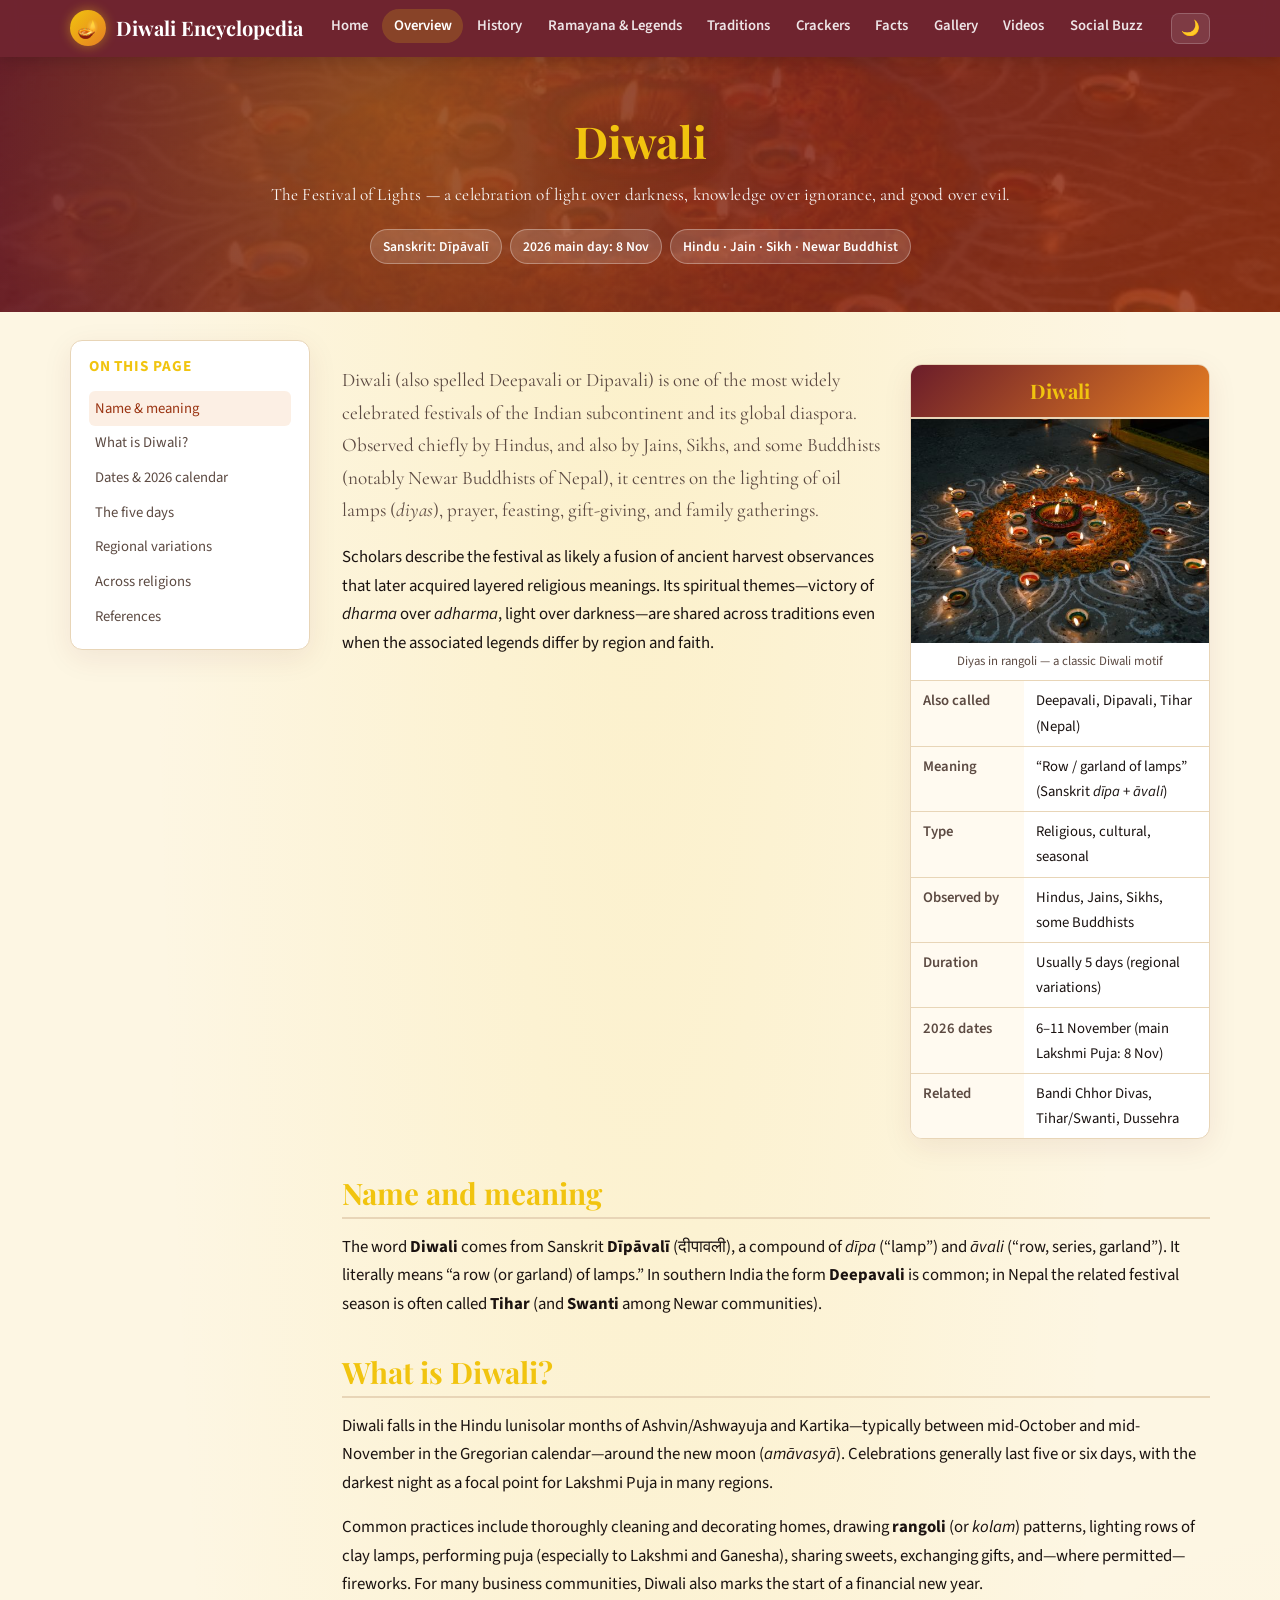
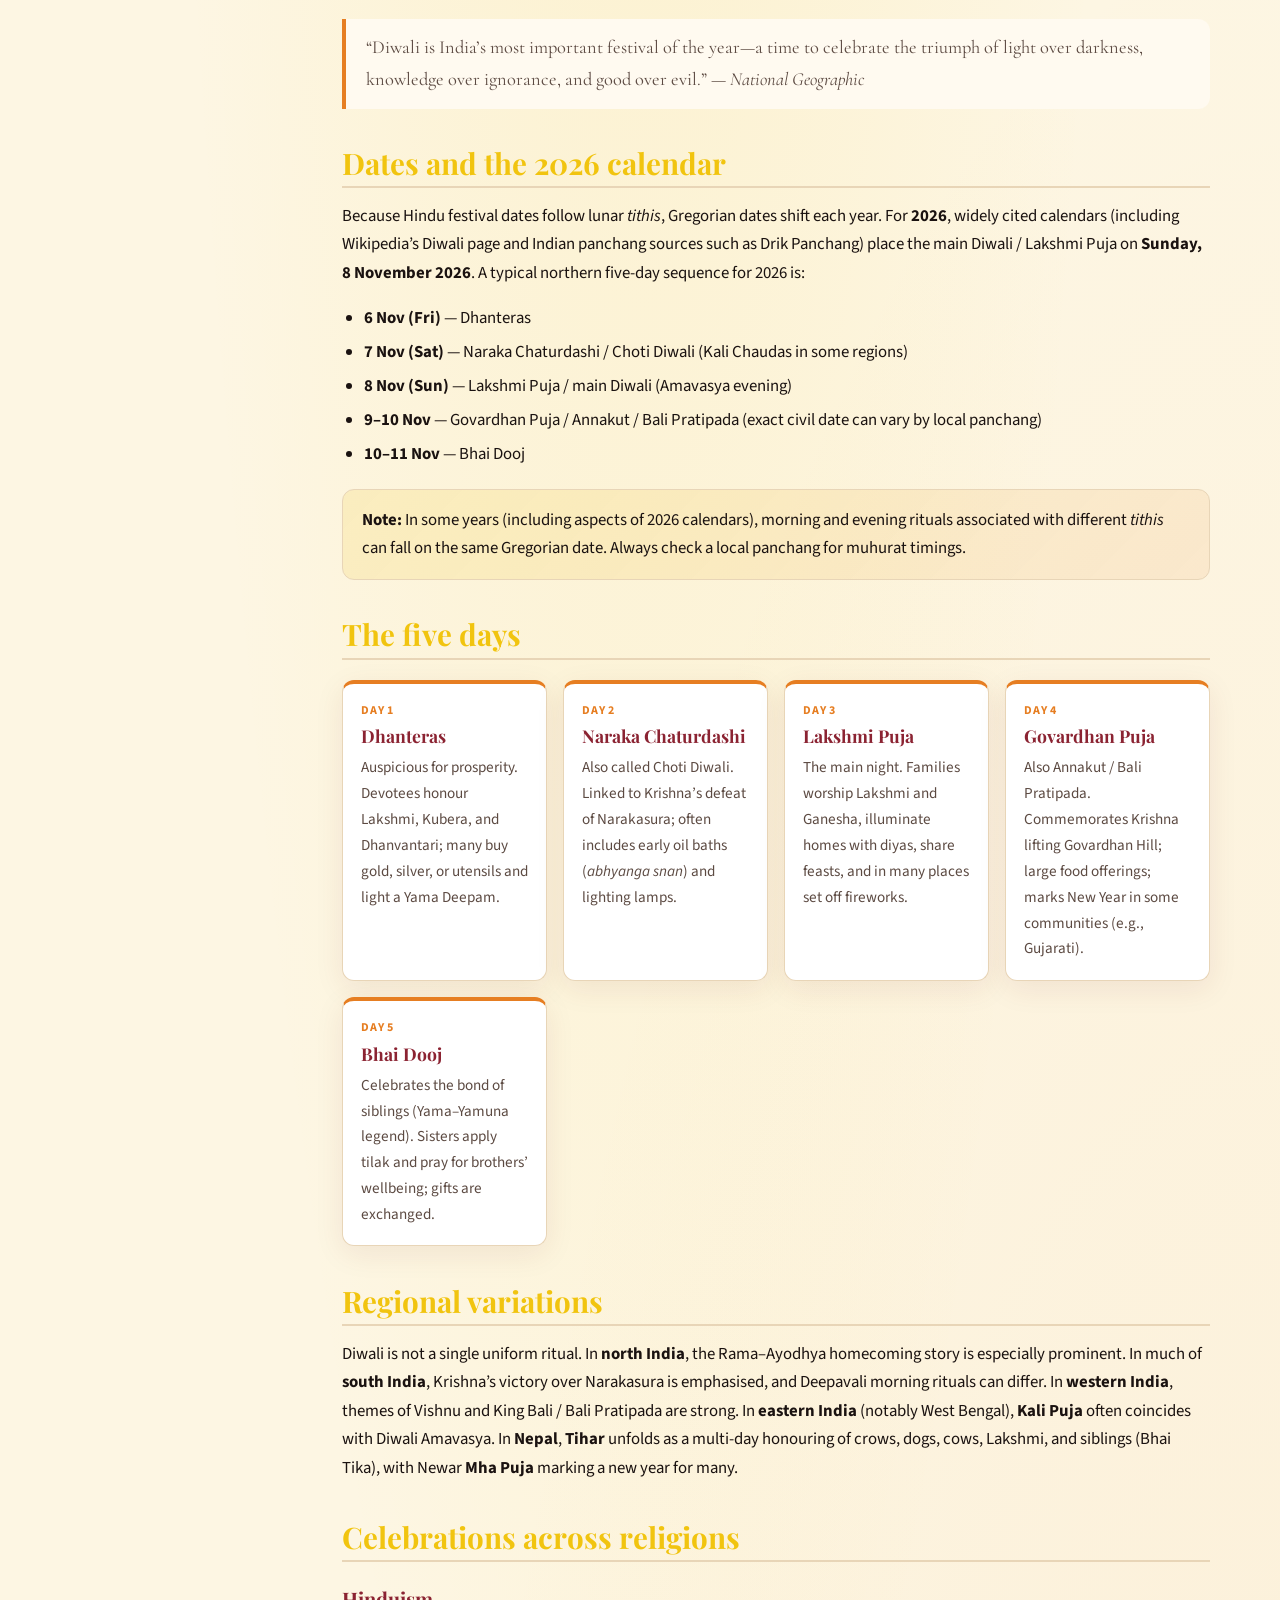
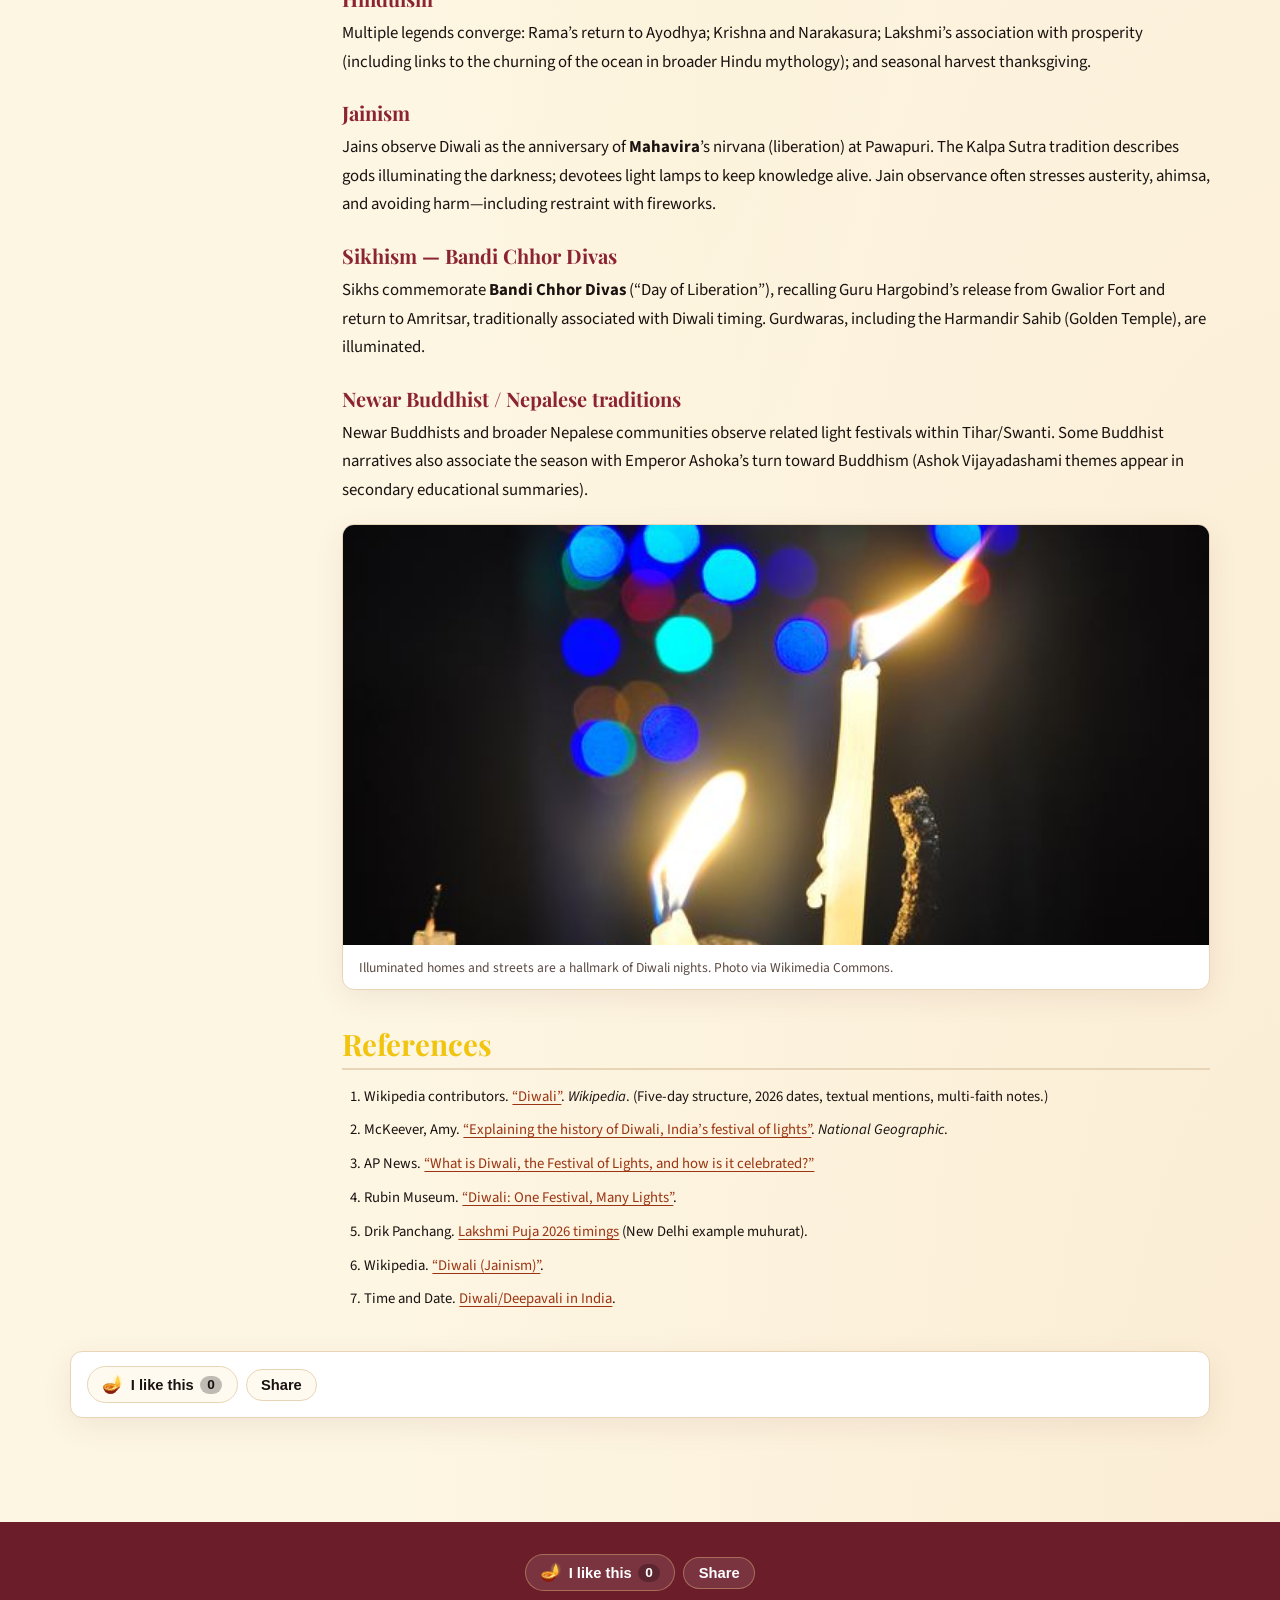
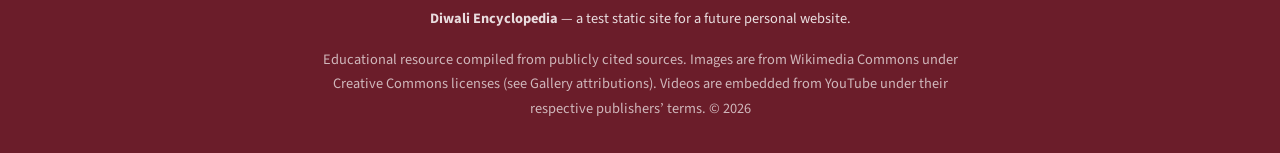
<file: overview.html>
<!DOCTYPE html>
<html lang="en">
<head>
<meta charset="utf-8">
<meta name="viewport" content="width=device-width, initial-scale=1">
<title>Diwali — Festival of Lights · Diwali Encyclopedia</title>
<meta name="description" content="A Wikipedia-style overview of Diwali: meaning, five days, regional and multi-faith celebrations.">
<link rel="preconnect" href="https://fonts.googleapis.com">
<link rel="preconnect" href="https://fonts.gstatic.com" crossorigin>
<link href="https://fonts.googleapis.com/css2?family=Cormorant+Garamond:ital,wght@0,500;0,600;1,500&family=Playfair+Display:wght@600;700&family=Source+Sans+3:wght@400;600;700&display=swap" rel="stylesheet">
<link rel="stylesheet" href="css/styles.css">
<link rel="icon" href="favicon.svg" type="image/svg+xml">
<link rel="icon" href="favicon.ico" sizes="any">
<link rel="icon" type="image/png" sizes="32x32" href="favicon-32.png">
<link rel="icon" type="image/png" sizes="16x16" href="favicon-16.png">
<link rel="apple-touch-icon" sizes="180x180" href="apple-touch-icon.png">
<link rel="manifest" href="site.webmanifest">
<meta name="theme-color" content="#6b1d2a">
</head>
<body data-page="overview">
<a class="skip-link" href="#main">Skip to content</a>

<header class="site-header">
  <div class="nav-inner">
    <a class="brand" href="home.html"><span class="brand-icon" aria-hidden="true">🪔</span> Diwali Encyclopedia</a>
    <button class="nav-toggle" type="button" aria-expanded="false" aria-controls="primary-nav">Menu</button>
        <ul class="nav-links" id="primary-nav">
      <li><a href="home.html">Home</a></li><li><a href="overview.html" aria-current="page">Overview</a></li><li><a href="history.html">History</a></li><li><a href="ramayana.html">Ramayana & Legends</a></li><li><a href="traditions.html">Traditions</a></li><li><a href="crackers.html">Crackers</a></li><li><a href="facts.html">Facts</a></li><li><a href="gallery.html">Gallery</a></li><li><a href="videos.html">Videos</a></li><li><a href="social.html">Social Buzz</a></li>
    </ul>
    <div class="nav-actions">
      <button type="button" class="icon-btn" id="theme-toggle" aria-label="Toggle color theme">🌙</button>
    </div>
  </div>
</header>
<section class="hero">
  <div class="hero-inner">
    <h1>Diwali</h1>
    <p class="lede">The Festival of Lights — a celebration of light over darkness, knowledge over ignorance, and good over evil.</p>
    <div class="hero-badges">
      <span class="badge">Sanskrit: Dīpāvalī</span>
      <span class="badge">2026 main day: 8 Nov</span>
      <span class="badge">Hindu · Jain · Sikh · Newar Buddhist</span>
    </div>
  </div>
</section>
<main id="main" class="page">
  <div class="layout-with-toc">
<nav class="toc" aria-label="Table of contents"><h2>On this page</h2><ul><li><a href="#name">Name & meaning</a></li><li><a href="#what">What is Diwali?</a></li><li><a href="#dates">Dates & 2026 calendar</a></li><li><a href="#five-days">The five days</a></li><li><a href="#regional">Regional variations</a></li><li><a href="#faiths">Across religions</a></li><li><a href="#references">References</a></li></ul></nav>
  <article class="content">
    <div class="overview-grid">
      <div>
        <p class="lead">Diwali (also spelled Deepavali or Dipavali) is one of the most widely celebrated festivals of the Indian subcontinent and its global diaspora. Observed chiefly by Hindus, and also by Jains, Sikhs, and some Buddhists (notably Newar Buddhists of Nepal), it centres on the lighting of oil lamps (<em>diyas</em>), prayer, feasting, gift-giving, and family gatherings.</p>
        <p>Scholars describe the festival as likely a fusion of ancient harvest observances that later acquired layered religious meanings. Its spiritual themes—victory of <em>dharma</em> over <em>adharma</em>, light over darkness—are shared across traditions even when the associated legends differ by region and faith.</p>
      </div>
      <aside class="infobox" aria-label="Diwali at a glance">
        <h2 class="infobox-title">Diwali</h2>
        <figure>
          <img src="images/diya-rangoli-thumb.jpg" alt="Clay oil lamps (diyas) set in a colourful rangoli design" width="600" height="400" loading="eager">
          <figcaption>Diyas in rangoli — a classic Diwali motif</figcaption>
        </figure>
        <table>
          <tr><th>Also called</th><td>Deepavali, Dipavali, Tihar (Nepal)</td></tr>
          <tr><th>Meaning</th><td>“Row / garland of lamps” (Sanskrit <em>dīpa</em> + <em>āvali</em>)</td></tr>
          <tr><th>Type</th><td>Religious, cultural, seasonal</td></tr>
          <tr><th>Observed by</th><td>Hindus, Jains, Sikhs, some Buddhists</td></tr>
          <tr><th>Duration</th><td>Usually 5 days (regional variations)</td></tr>
          <tr><th>2026 dates</th><td>6–11 November (main Lakshmi Puja: 8 Nov)</td></tr>
          <tr><th>Related</th><td>Bandi Chhor Divas, Tihar/Swanti, Dussehra</td></tr>
        </table>
      </aside>
    </div>

    <h2 id="name">Name and meaning</h2>
    <p>The word <strong>Diwali</strong> comes from Sanskrit <strong>Dīpāvalī</strong> (दीपावली), a compound of <em>dīpa</em> (“lamp”) and <em>āvali</em> (“row, series, garland”). It literally means “a row (or garland) of lamps.” In southern India the form <strong>Deepavali</strong> is common; in Nepal the related festival season is often called <strong>Tihar</strong> (and <strong>Swanti</strong> among Newar communities).</p>

    <h2 id="what">What is Diwali?</h2>
    <p>Diwali falls in the Hindu lunisolar months of Ashvin/Ashwayuja and Kartika—typically between mid-October and mid-November in the Gregorian calendar—around the new moon (<em>amāvasyā</em>). Celebrations generally last five or six days, with the darkest night as a focal point for Lakshmi Puja in many regions.</p>
    <p>Common practices include thoroughly cleaning and decorating homes, drawing <strong>rangoli</strong> (or <em>kolam</em>) patterns, lighting rows of clay lamps, performing puja (especially to Lakshmi and Ganesha), sharing sweets, exchanging gifts, and—where permitted—fireworks. For many business communities, Diwali also marks the start of a financial new year.</p>
    <blockquote>“Diwali is India’s most important festival of the year—a time to celebrate the triumph of light over darkness, knowledge over ignorance, and good over evil.” — <cite>National Geographic</cite></blockquote>

    <h2 id="dates">Dates and the 2026 calendar</h2>
    <p>Because Hindu festival dates follow lunar <em>tithis</em>, Gregorian dates shift each year. For <strong>2026</strong>, widely cited calendars (including Wikipedia’s Diwali page and Indian panchang sources such as Drik Panchang) place the main Diwali / Lakshmi Puja on <strong>Sunday, 8 November 2026</strong>. A typical northern five-day sequence for 2026 is:</p>
    <ul>
      <li><strong>6 Nov (Fri)</strong> — Dhanteras</li>
      <li><strong>7 Nov (Sat)</strong> — Naraka Chaturdashi / Choti Diwali (Kali Chaudas in some regions)</li>
      <li><strong>8 Nov (Sun)</strong> — Lakshmi Puja / main Diwali (Amavasya evening)</li>
      <li><strong>9–10 Nov</strong> — Govardhan Puja / Annakut / Bali Pratipada (exact civil date can vary by local panchang)</li>
      <li><strong>10–11 Nov</strong> — Bhai Dooj</li>
    </ul>
    <p class="callout"><strong>Note:</strong> In some years (including aspects of 2026 calendars), morning and evening rituals associated with different <em>tithis</em> can fall on the same Gregorian date. Always check a local panchang for muhurat timings.</p>

    <h2 id="five-days">The five days</h2>
    <div class="day-grid">
      <div class="day-card"><div class="day-num">Day 1</div><h3>Dhanteras</h3><p>Auspicious for prosperity. Devotees honour Lakshmi, Kubera, and Dhanvantari; many buy gold, silver, or utensils and light a Yama Deepam.</p></div>
      <div class="day-card"><div class="day-num">Day 2</div><h3>Naraka Chaturdashi</h3><p>Also called Choti Diwali. Linked to Krishna’s defeat of Narakasura; often includes early oil baths (<em>abhyanga snan</em>) and lighting lamps.</p></div>
      <div class="day-card"><div class="day-num">Day 3</div><h3>Lakshmi Puja</h3><p>The main night. Families worship Lakshmi and Ganesha, illuminate homes with diyas, share feasts, and in many places set off fireworks.</p></div>
      <div class="day-card"><div class="day-num">Day 4</div><h3>Govardhan Puja</h3><p>Also Annakut / Bali Pratipada. Commemorates Krishna lifting Govardhan Hill; large food offerings; marks New Year in some communities (e.g., Gujarati).</p></div>
      <div class="day-card"><div class="day-num">Day 5</div><h3>Bhai Dooj</h3><p>Celebrates the bond of siblings (Yama–Yamuna legend). Sisters apply tilak and pray for brothers’ wellbeing; gifts are exchanged.</p></div>
    </div>

    <h2 id="regional">Regional variations</h2>
    <p>Diwali is not a single uniform ritual. In <strong>north India</strong>, the Rama–Ayodhya homecoming story is especially prominent. In much of <strong>south India</strong>, Krishna’s victory over Narakasura is emphasised, and Deepavali morning rituals can differ. In <strong>western India</strong>, themes of Vishnu and King Bali / Bali Pratipada are strong. In <strong>eastern India</strong> (notably West Bengal), <strong>Kali Puja</strong> often coincides with Diwali Amavasya. In <strong>Nepal</strong>, <strong>Tihar</strong> unfolds as a multi-day honouring of crows, dogs, cows, Lakshmi, and siblings (Bhai Tika), with Newar <strong>Mha Puja</strong> marking a new year for many.</p>

    <h2 id="faiths">Celebrations across religions</h2>
    <h3>Hinduism</h3>
    <p>Multiple legends converge: Rama’s return to Ayodhya; Krishna and Narakasura; Lakshmi’s association with prosperity (including links to the churning of the ocean in broader Hindu mythology); and seasonal harvest thanksgiving.</p>
    <h3>Jainism</h3>
    <p>Jains observe Diwali as the anniversary of <strong>Mahavira</strong>’s nirvana (liberation) at Pawapuri. The Kalpa Sutra tradition describes gods illuminating the darkness; devotees light lamps to keep knowledge alive. Jain observance often stresses austerity, ahimsa, and avoiding harm—including restraint with fireworks.</p>
    <h3>Sikhism — Bandi Chhor Divas</h3>
    <p>Sikhs commemorate <strong>Bandi Chhor Divas</strong> (“Day of Liberation”), recalling Guru Hargobind’s release from Gwalior Fort and return to Amritsar, traditionally associated with Diwali timing. Gurdwaras, including the Harmandir Sahib (Golden Temple), are illuminated.</p>
    <h3>Newar Buddhist / Nepalese traditions</h3>
    <p>Newar Buddhists and broader Nepalese communities observe related light festivals within Tihar/Swanti. Some Buddhist narratives also associate the season with Emperor Ashoka’s turn toward Buddhism (Ashok Vijayadashami themes appear in secondary educational summaries).</p>

    <figure class="figure-inline">
      <img src="images/happy-diwali-thumb.jpg" alt="Homes illuminated with lights during Diwali" width="800" height="515" loading="lazy">
      <figcaption>Illuminated homes and streets are a hallmark of Diwali nights. Photo via Wikimedia Commons.</figcaption>
    </figure>

    <h2 id="references">References</h2>
    <div class="references"><ol>
      <li>Wikipedia contributors. <a href="https://en.wikipedia.org/wiki/Diwali" rel="noopener" target="_blank">“Diwali”</a>. <em>Wikipedia</em>. (Five-day structure, 2026 dates, textual mentions, multi-faith notes.)</li>
      <li>McKeever, Amy. <a href="https://www.nationalgeographic.com/history/article/diwali-history-customs-indian-festival-of-lights" rel="noopener" target="_blank">“Explaining the history of Diwali, India’s festival of lights”</a>. <em>National Geographic</em>.</li>
      <li>AP News. <a href="https://apnews.com/article/diwali-festival-hindu-sikhs-buddhists-explainer-12115fd0300a07d05037f333715230e7" rel="noopener" target="_blank">“What is Diwali, the Festival of Lights, and how is it celebrated?”</a></li>
      <li>Rubin Museum. <a href="https://rubinmuseum.org/one-festival-many-lights-diwali-across-south-asia-and-the-himalayas/" rel="noopener" target="_blank">“Diwali: One Festival, Many Lights”</a>.</li>
      <li>Drik Panchang. <a href="https://www.drikpanchang.com/festivals/lakshmipuja/festivals-lakshmipuja-timings.html?lang=en" rel="noopener" target="_blank">Lakshmi Puja 2026 timings</a> (New Delhi example muhurat).</li>
      <li>Wikipedia. <a href="https://en.wikipedia.org/wiki/Diwali_(Jainism)" rel="noopener" target="_blank">“Diwali (Jainism)”</a>.</li>
      <li>Time and Date. <a href="https://www.timeanddate.com/holidays/india/diwali" rel="noopener" target="_blank">Diwali/Deepavali in India</a>.</li>
    </ol></div>
  </article>
  </div>

  <div class="page-engage" aria-label="Page engagement">
    <div class="visitor-stat" data-visitor-wrap hidden>
      Visitors: <span data-visitor-count>—</span>
      <span class="visitor-page" data-visitor-page-wrap hidden>(this page: <span data-visitor-page-count>—</span>)</span>
    </div>
    <div class="engage-actions">
      <button type="button" class="like-btn" data-like-btn aria-pressed="false" aria-label="Like this page">
        <span class="like-icon" aria-hidden="true">🪔</span>
        <span class="like-label">I like this</span>
        <span class="like-count" data-like-count>0</span>
      </button>
      <button type="button" class="share-btn" data-share-btn>Share</button>
    </div>
  </div>
</main>


<footer class="site-footer">
  <div class="footer-engage">
    <div class="visitor-stat" data-visitor-wrap hidden>
      Visitors: <span data-visitor-count>—</span>
      <span class="visitor-page" data-visitor-page-wrap hidden>(this page: <span data-visitor-page-count>—</span>)</span>
    </div>
    <div class="engage-actions">
      <button type="button" class="like-btn" data-like-btn aria-pressed="false" aria-label="Like this page">
        <span class="like-icon" aria-hidden="true">🪔</span>
        <span class="like-label">I like this</span>
        <span class="like-count" data-like-count>0</span>
      </button>
      <button type="button" class="share-btn" data-share-btn type="button">Share</button>
    </div>
  </div>
  <p><strong>Diwali Encyclopedia</strong> — a test static site for a future personal website.</p>
  <p class="note">Educational resource compiled from publicly cited sources. Images are from Wikimedia Commons under Creative Commons licenses (see Gallery attributions). Videos are embedded from YouTube under their respective publishers’ terms. © <span id="year"></span></p>
<!-- CONTACT-HIDDEN   <p class="footer-links"><a href="contact.html">Contact</a></p> -->
</footer>
<script src="js/config.js"></script>
<script src="js/engagement.js"></script>
<script src="js/main.js"></script>

</body>
</html>
</file>
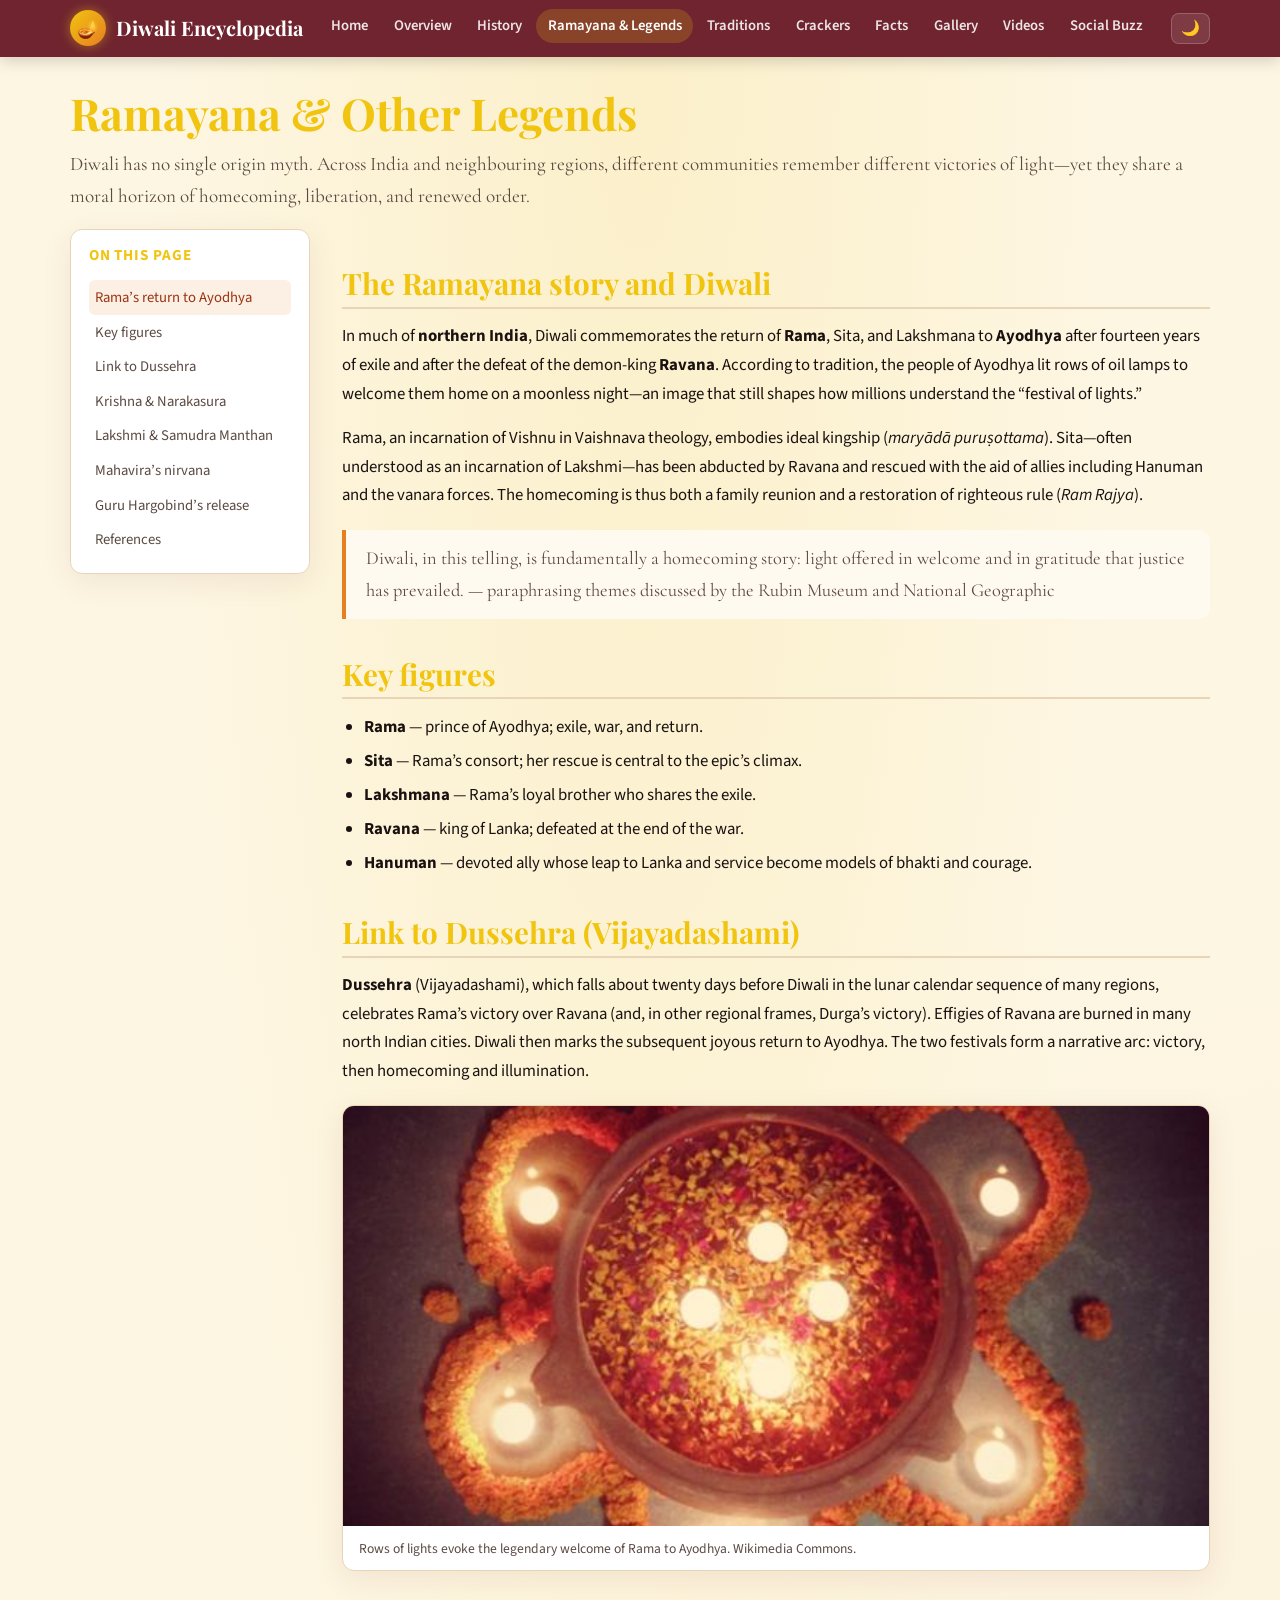
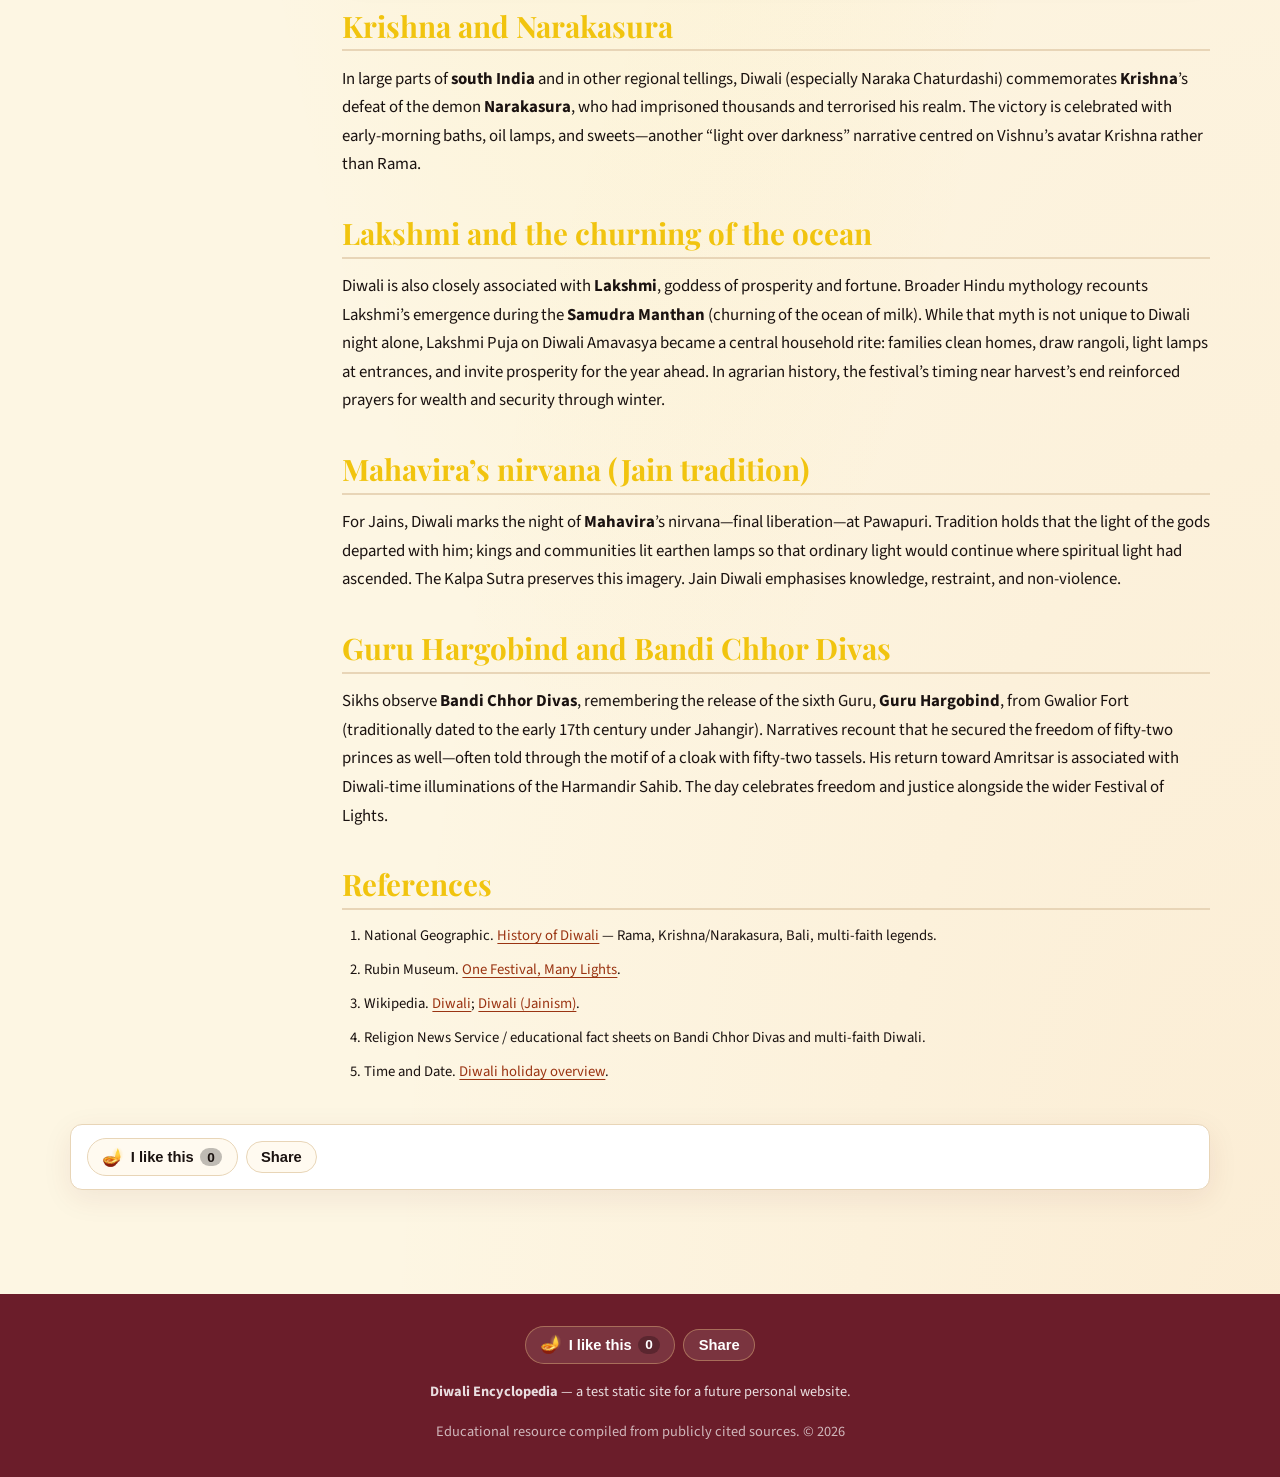
<file: ramayana.html>
<!DOCTYPE html>
<html lang="en">
<head>
<meta charset="utf-8">
<meta name="viewport" content="width=device-width, initial-scale=1">
<title>Ramayana & Diwali Legends · Diwali Encyclopedia</title>
<meta name="description" content="Rama’s return to Ayodhya, the Ramayana connection to Diwali, Dussehra, and other legends including Krishna, Lakshmi, Mahavira, and Guru Hargobind.">
<link rel="preconnect" href="https://fonts.googleapis.com">
<link rel="preconnect" href="https://fonts.gstatic.com" crossorigin>
<link href="https://fonts.googleapis.com/css2?family=Cormorant+Garamond:ital,wght@0,500;0,600;1,500&family=Playfair+Display:wght@600;700&family=Source+Sans+3:wght@400;600;700&display=swap" rel="stylesheet">
<link rel="stylesheet" href="css/styles.css">
<link rel="icon" href="favicon.svg" type="image/svg+xml">
<link rel="icon" href="favicon.ico" sizes="any">
<link rel="icon" type="image/png" sizes="32x32" href="favicon-32.png">
<link rel="icon" type="image/png" sizes="16x16" href="favicon-16.png">
<link rel="apple-touch-icon" sizes="180x180" href="apple-touch-icon.png">
<link rel="manifest" href="site.webmanifest">
<meta name="theme-color" content="#6b1d2a">
</head>
<body data-page="ramayana">
<a class="skip-link" href="#main">Skip to content</a>

<header class="site-header">
  <div class="nav-inner">
    <a class="brand" href="home.html"><span class="brand-icon" aria-hidden="true">🪔</span> Diwali Encyclopedia</a>
    <button class="nav-toggle" type="button" aria-expanded="false" aria-controls="primary-nav">Menu</button>
        <ul class="nav-links" id="primary-nav">
      <li><a href="home.html">Home</a></li><li><a href="overview.html">Overview</a></li><li><a href="history.html">History</a></li><li><a href="ramayana.html" aria-current="page">Ramayana & Legends</a></li><li><a href="traditions.html">Traditions</a></li><li><a href="crackers.html">Crackers</a></li><li><a href="facts.html">Facts</a></li><li><a href="gallery.html">Gallery</a></li><li><a href="videos.html">Videos</a></li><li><a href="social.html">Social Buzz</a></li>
    </ul>
    <div class="nav-actions">
      <button type="button" class="icon-btn" id="theme-toggle" aria-label="Toggle color theme">🌙</button>
    </div>
  </div>
</header>
<main id="main" class="page">
  <h1>Ramayana &amp; Other Legends</h1>
  <p class="lead">Diwali has no single origin myth. Across India and neighbouring regions, different communities remember different victories of light—yet they share a moral horizon of homecoming, liberation, and renewed order.</p>
  <div class="layout-with-toc">
<nav class="toc" aria-label="Table of contents"><h2>On this page</h2><ul><li><a href="#rama">Rama’s return to Ayodhya</a></li><li><a href="#cast">Key figures</a></li><li><a href="#dussehra">Link to Dussehra</a></li><li><a href="#krishna">Krishna & Narakasura</a></li><li><a href="#lakshmi">Lakshmi & Samudra Manthan</a></li><li><a href="#jain">Mahavira’s nirvana</a></li><li><a href="#sikh">Guru Hargobind’s release</a></li><li><a href="#references">References</a></li></ul></nav>
  <article class="content">
    <h2 id="rama">The Ramayana story and Diwali</h2>
    <p>In much of <strong>northern India</strong>, Diwali commemorates the return of <strong>Rama</strong>, Sita, and Lakshmana to <strong>Ayodhya</strong> after fourteen years of exile and after the defeat of the demon-king <strong>Ravana</strong>. According to tradition, the people of Ayodhya lit rows of oil lamps to welcome them home on a moonless night—an image that still shapes how millions understand the “festival of lights.”</p>
    <p>Rama, an incarnation of Vishnu in Vaishnava theology, embodies ideal kingship (<em>maryādā puruṣottama</em>). Sita—often understood as an incarnation of Lakshmi—has been abducted by Ravana and rescued with the aid of allies including Hanuman and the vanara forces. The homecoming is thus both a family reunion and a restoration of righteous rule (<em>Ram Rajya</em>).</p>
    <blockquote>Diwali, in this telling, is fundamentally a homecoming story: light offered in welcome and in gratitude that justice has prevailed. — paraphrasing themes discussed by the Rubin Museum and National Geographic</blockquote>

    <h2 id="cast">Key figures</h2>
    <ul>
      <li><strong>Rama</strong> — prince of Ayodhya; exile, war, and return.</li>
      <li><strong>Sita</strong> — Rama’s consort; her rescue is central to the epic’s climax.</li>
      <li><strong>Lakshmana</strong> — Rama’s loyal brother who shares the exile.</li>
      <li><strong>Ravana</strong> — king of Lanka; defeated at the end of the war.</li>
      <li><strong>Hanuman</strong> — devoted ally whose leap to Lanka and service become models of bhakti and courage.</li>
    </ul>

    <h2 id="dussehra">Link to Dussehra (Vijayadashami)</h2>
    <p><strong>Dussehra</strong> (Vijayadashami), which falls about twenty days before Diwali in the lunar calendar sequence of many regions, celebrates Rama’s victory over Ravana (and, in other regional frames, Durga’s victory). Effigies of Ravana are burned in many north Indian cities. Diwali then marks the subsequent joyous return to Ayodhya. The two festivals form a narrative arc: victory, then homecoming and illumination.</p>

    <figure class="figure-inline">
      <img src="images/diwali-lights-thumb.jpg" alt="Decorative Diwali lights" width="800" height="800" loading="lazy">
      <figcaption>Rows of lights evoke the legendary welcome of Rama to Ayodhya. Wikimedia Commons.</figcaption>
    </figure>

    <h2 id="krishna">Krishna and Narakasura</h2>
    <p>In large parts of <strong>south India</strong> and in other regional tellings, Diwali (especially Naraka Chaturdashi) commemorates <strong>Krishna</strong>’s defeat of the demon <strong>Narakasura</strong>, who had imprisoned thousands and terrorised his realm. The victory is celebrated with early-morning baths, oil lamps, and sweets—another “light over darkness” narrative centred on Vishnu’s avatar Krishna rather than Rama.</p>

    <h2 id="lakshmi">Lakshmi and the churning of the ocean</h2>
    <p>Diwali is also closely associated with <strong>Lakshmi</strong>, goddess of prosperity and fortune. Broader Hindu mythology recounts Lakshmi’s emergence during the <strong>Samudra Manthan</strong> (churning of the ocean of milk). While that myth is not unique to Diwali night alone, Lakshmi Puja on Diwali Amavasya became a central household rite: families clean homes, draw rangoli, light lamps at entrances, and invite prosperity for the year ahead. In agrarian history, the festival’s timing near harvest’s end reinforced prayers for wealth and security through winter.</p>

    <h2 id="jain">Mahavira’s nirvana (Jain tradition)</h2>
    <p>For Jains, Diwali marks the night of <strong>Mahavira</strong>’s nirvana—final liberation—at Pawapuri. Tradition holds that the light of the gods departed with him; kings and communities lit earthen lamps so that ordinary light would continue where spiritual light had ascended. The Kalpa Sutra preserves this imagery. Jain Diwali emphasises knowledge, restraint, and non-violence.</p>

    <h2 id="sikh">Guru Hargobind and Bandi Chhor Divas</h2>
    <p>Sikhs observe <strong>Bandi Chhor Divas</strong>, remembering the release of the sixth Guru, <strong>Guru Hargobind</strong>, from Gwalior Fort (traditionally dated to the early 17th century under Jahangir). Narratives recount that he secured the freedom of fifty-two princes as well—often told through the motif of a cloak with fifty-two tassels. His return toward Amritsar is associated with Diwali-time illuminations of the Harmandir Sahib. The day celebrates freedom and justice alongside the wider Festival of Lights.</p>

    <h2 id="references">References</h2>
    <div class="references"><ol>
      <li>National Geographic. <a href="https://www.nationalgeographic.com/history/article/diwali-history-customs-indian-festival-of-lights" target="_blank" rel="noopener">History of Diwali</a> — Rama, Krishna/Narakasura, Bali, multi-faith legends.</li>
      <li>Rubin Museum. <a href="https://rubinmuseum.org/one-festival-many-lights-diwali-across-south-asia-and-the-himalayas/" target="_blank" rel="noopener">One Festival, Many Lights</a>.</li>
      <li>Wikipedia. <a href="https://en.wikipedia.org/wiki/Diwali" target="_blank" rel="noopener">Diwali</a>; <a href="https://en.wikipedia.org/wiki/Diwali_(Jainism)" target="_blank" rel="noopener">Diwali (Jainism)</a>.</li>
      <li>Religion News Service / educational fact sheets on Bandi Chhor Divas and multi-faith Diwali.</li>
      <li>Time and Date. <a href="https://www.timeanddate.com/holidays/india/diwali" target="_blank" rel="noopener">Diwali holiday overview</a>.</li>
    </ol></div>
  </article>
  </div>

  <div class="page-engage" aria-label="Page engagement">
    <div class="visitor-stat" data-visitor-wrap hidden>
      Visitors: <span data-visitor-count>—</span>
      <span class="visitor-page" data-visitor-page-wrap hidden>(this page: <span data-visitor-page-count>—</span>)</span>
    </div>
    <div class="engage-actions">
      <button type="button" class="like-btn" data-like-btn aria-pressed="false" aria-label="Like this page">
        <span class="like-icon" aria-hidden="true">🪔</span>
        <span class="like-label">I like this</span>
        <span class="like-count" data-like-count>0</span>
      </button>
      <button type="button" class="share-btn" data-share-btn>Share</button>
    </div>
  </div>
</main>


<footer class="site-footer">
  <div class="footer-engage">
    <div class="visitor-stat" data-visitor-wrap hidden>
      Visitors: <span data-visitor-count>—</span>
      <span class="visitor-page" data-visitor-page-wrap hidden>(this page: <span data-visitor-page-count>—</span>)</span>
    </div>
    <div class="engage-actions">
      <button type="button" class="like-btn" data-like-btn aria-pressed="false" aria-label="Like this page">
        <span class="like-icon" aria-hidden="true">🪔</span>
        <span class="like-label">I like this</span>
        <span class="like-count" data-like-count>0</span>
      </button>
      <button type="button" class="share-btn" data-share-btn type="button">Share</button>
    </div>
  </div>
  <p><strong>Diwali Encyclopedia</strong> — a test static site for a future personal website.</p>
  <p class="note">Educational resource compiled from publicly cited sources. © <span id="year"></span></p>
<!-- CONTACT-HIDDEN   <p class="footer-links"><a href="contact.html">Contact</a></p> -->
</footer>
<script src="js/config.js"></script>
<script src="js/engagement.js"></script>
<script src="js/main.js"></script>

</body>
</html>
</file>
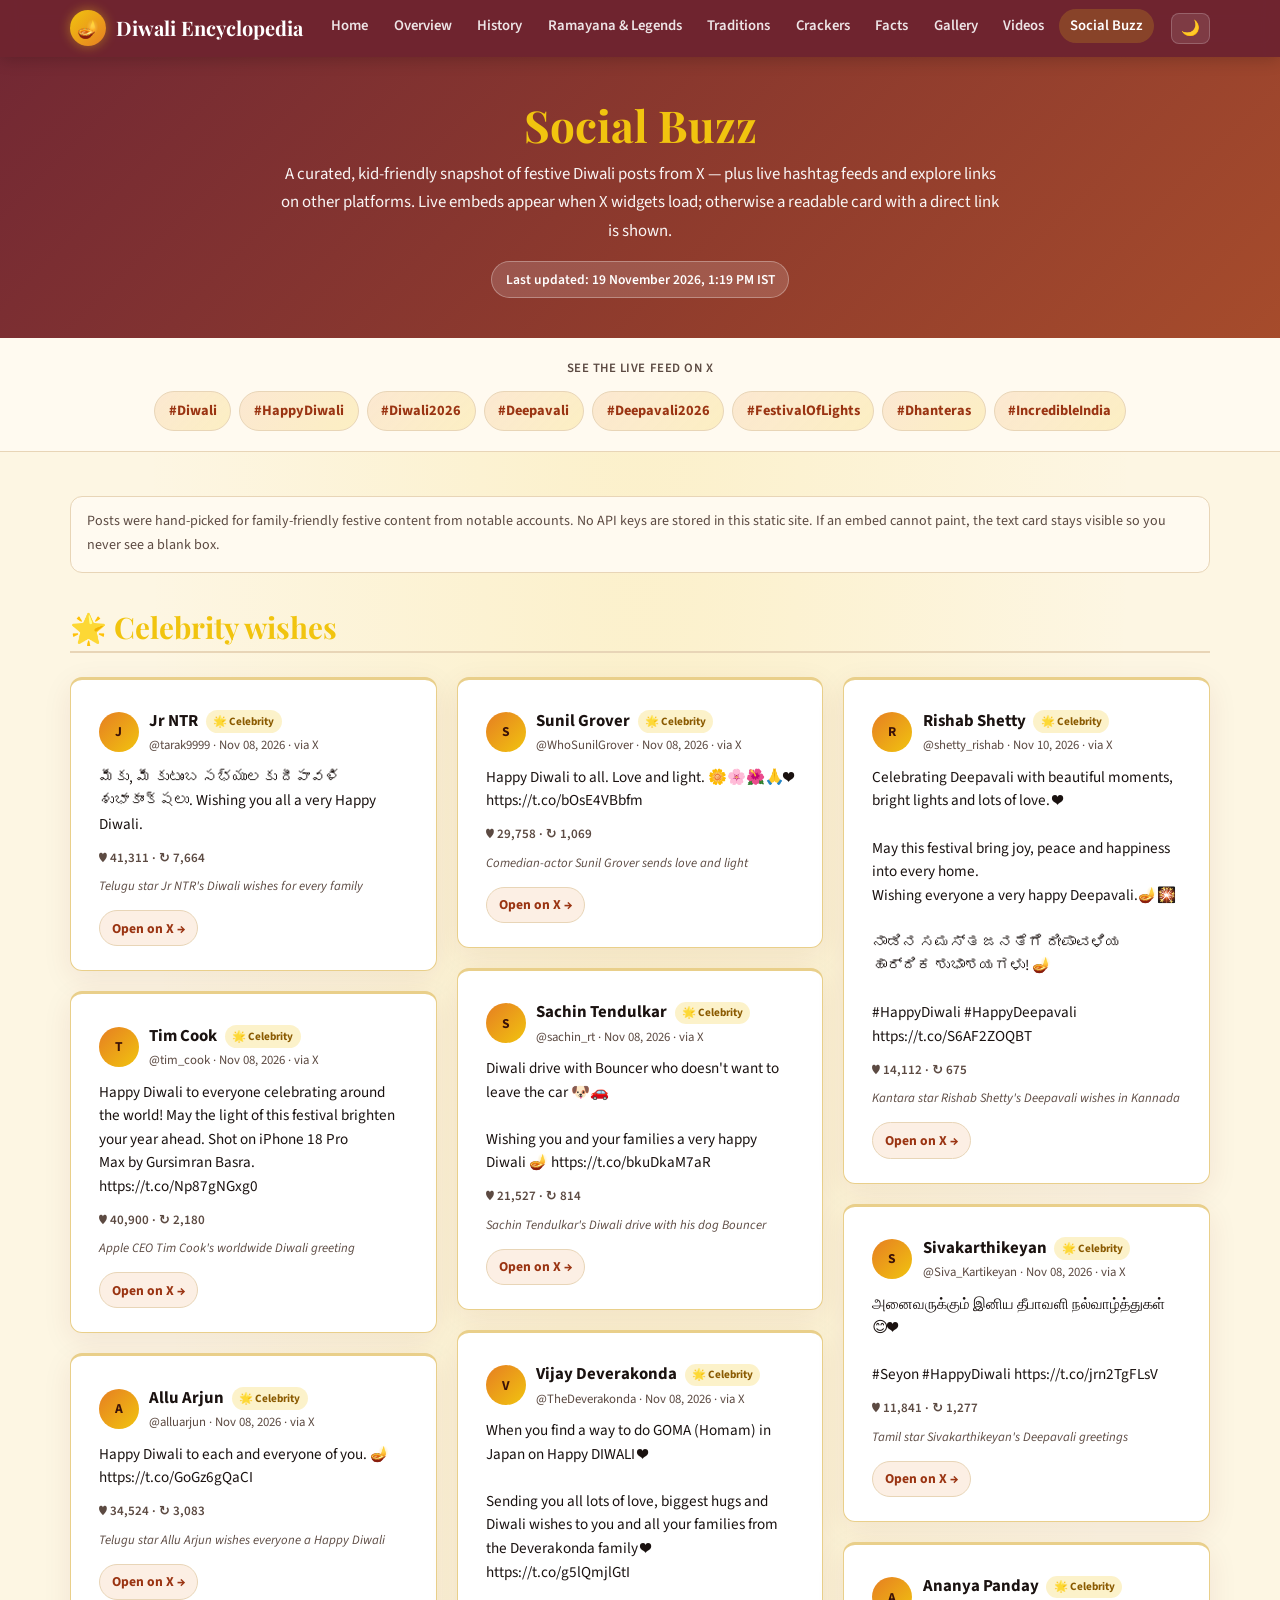
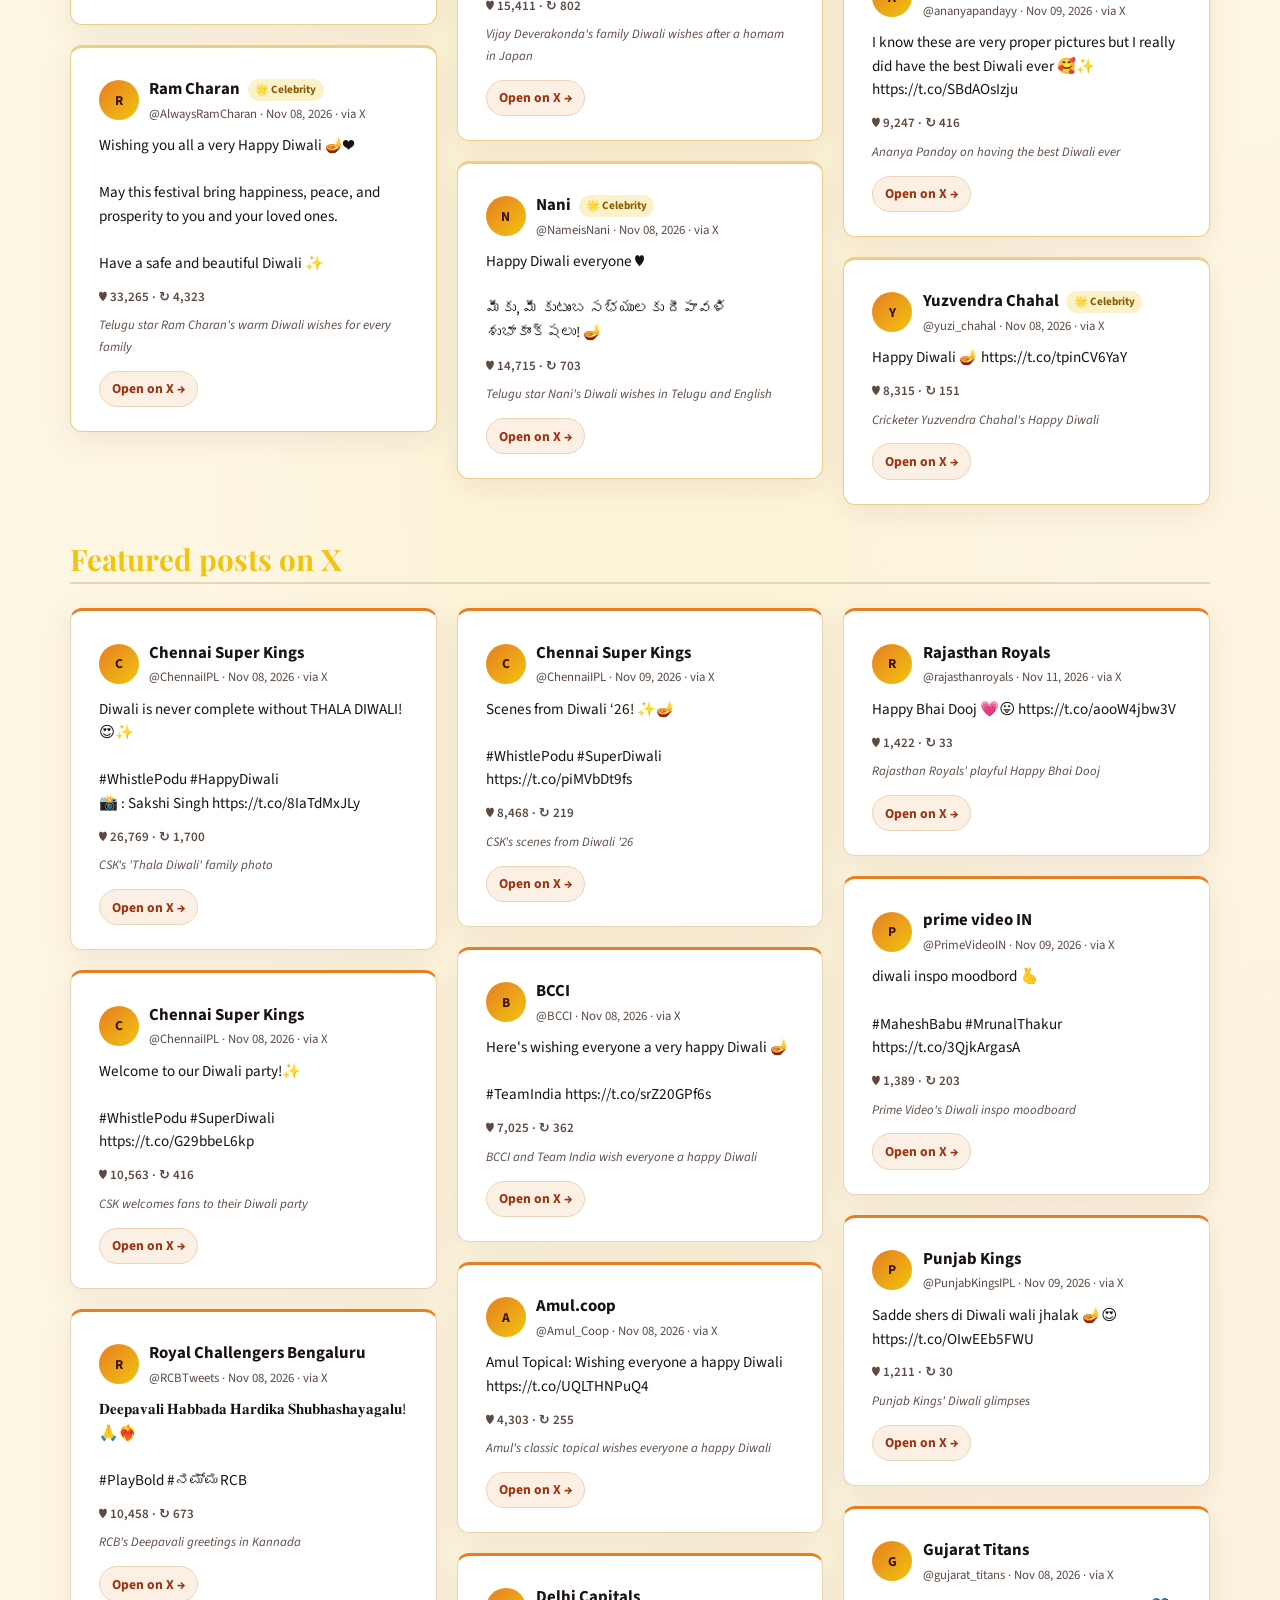
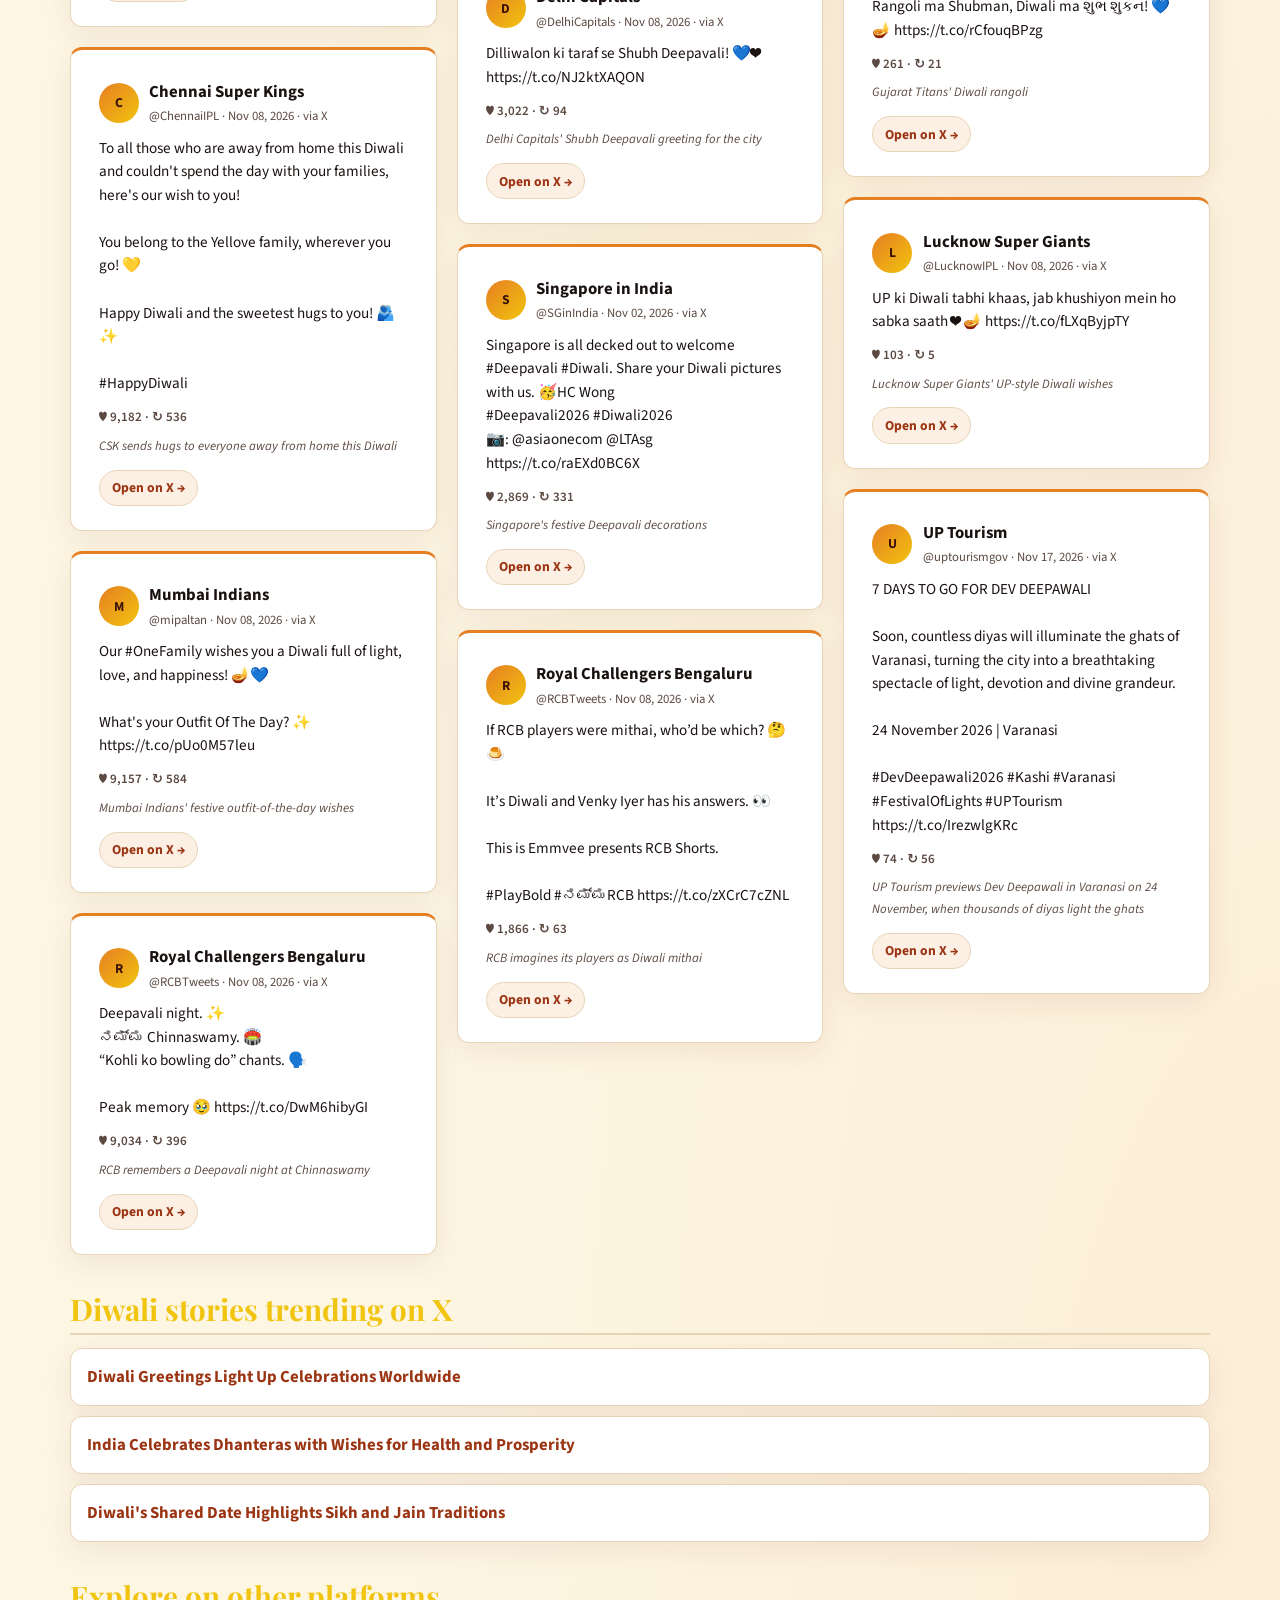
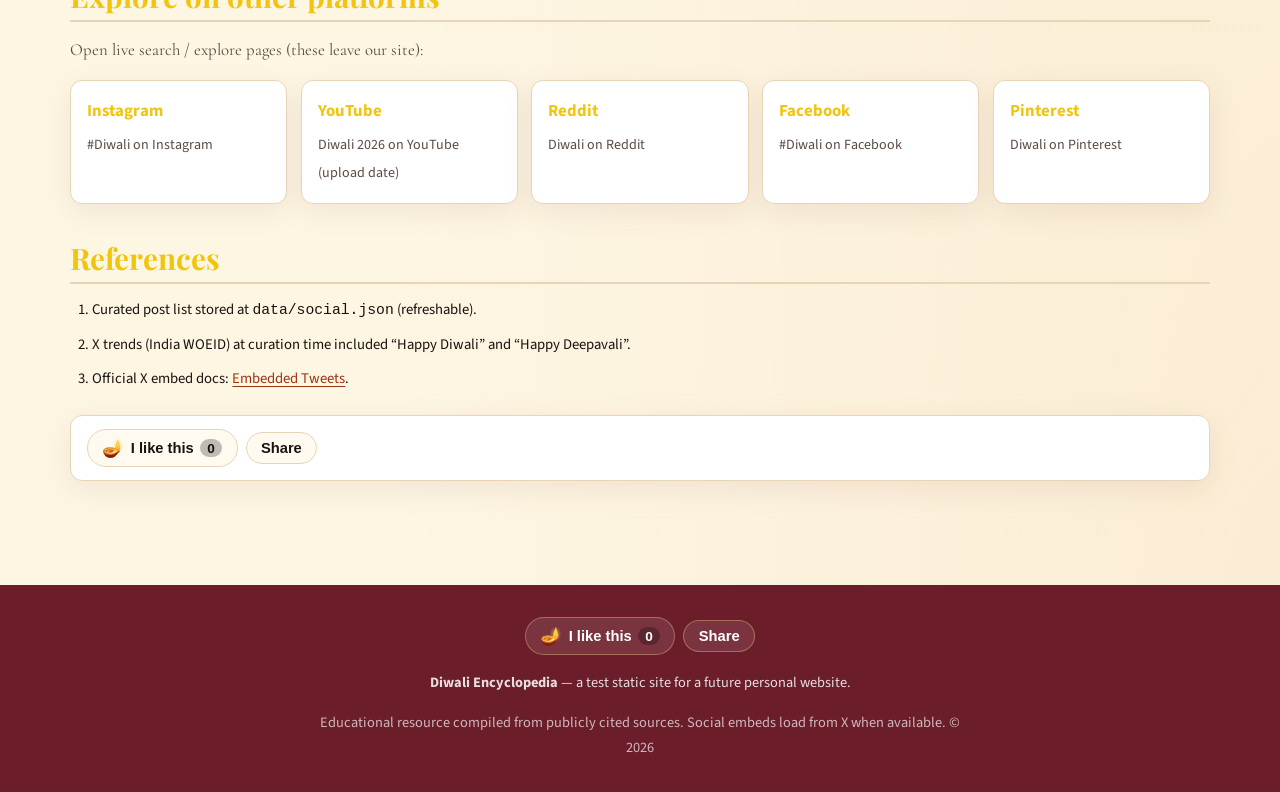
<file: social.html>
<!DOCTYPE html>
<html lang="en">
<head>
<meta charset="utf-8">
<meta name="viewport" content="width=device-width, initial-scale=1">
<title>Social Buzz · Diwali Encyclopedia</title>
<meta name="description" content="Live and trending Diwali posts from X, plus links to Instagram, YouTube, Reddit, Facebook and Pinterest.">
<link rel="preconnect" href="https://fonts.googleapis.com">
<link rel="preconnect" href="https://fonts.gstatic.com" crossorigin>
<link href="https://fonts.googleapis.com/css2?family=Cormorant+Garamond:ital,wght@0,500;0,600;1,500&family=Playfair+Display:wght@600;700&family=Source+Sans+3:wght@400;600;700&display=swap" rel="stylesheet">
<link rel="stylesheet" href="css/styles.css">
<link rel="icon" href="favicon.svg" type="image/svg+xml">
<link rel="icon" href="favicon.ico" sizes="any">
<link rel="icon" type="image/png" sizes="32x32" href="favicon-32.png">
<link rel="icon" type="image/png" sizes="16x16" href="favicon-16.png">
<link rel="apple-touch-icon" sizes="180x180" href="apple-touch-icon.png">
<link rel="manifest" href="site.webmanifest">
<meta name="theme-color" content="#6b1d2a">
</head>
<body data-page="social">
<a class="skip-link" href="#main">Skip to content</a>

<header class="site-header">
  <div class="nav-inner">
    <a class="brand" href="home.html"><span class="brand-icon" aria-hidden="true">🪔</span> Diwali Encyclopedia</a>
    <button class="nav-toggle" type="button" aria-expanded="false" aria-controls="primary-nav">Menu</button>
    <ul class="nav-links" id="primary-nav">
      <li><a href="home.html">Home</a></li><li><a href="overview.html">Overview</a></li><li><a href="history.html">History</a></li><li><a href="ramayana.html">Ramayana & Legends</a></li><li><a href="traditions.html">Traditions</a></li><li><a href="crackers.html">Crackers</a></li><li><a href="facts.html">Facts</a></li><li><a href="gallery.html">Gallery</a></li><li><a href="videos.html">Videos</a></li><li><a href="social.html" aria-current="page">Social Buzz</a></li>
    </ul>
    <div class="nav-actions">
      <button type="button" class="icon-btn" id="theme-toggle" aria-label="Toggle color theme">🌙</button>
    </div>
  </div>
</header>

<section class="social-hero">
  <h1>Social Buzz</h1>
  <p>A curated, kid-friendly snapshot of festive Diwali posts from X — plus live hashtag feeds and explore links on other platforms. Live embeds appear when X widgets load; otherwise a readable card with a direct link is shown.</p>
  <div class="updated-stamp" data-social-updated>Last updated: 19 November 2026, 1:19 PM IST</div>
</section>

<div class="hashtag-strip" aria-label="Trending hashtags">
  <div class="strip-label">See the live feed on X</div>
  <a href="https://x.com/search?q=%23Diwali&f=live" target="_blank" rel="noopener">#Diwali</a>
<a href="https://x.com/search?q=%23HappyDiwali&f=live" target="_blank" rel="noopener">#HappyDiwali</a>
<a href="https://x.com/search?q=%23Diwali2026&f=live" target="_blank" rel="noopener">#Diwali2026</a>
<a href="https://x.com/search?q=%23Deepavali&f=live" target="_blank" rel="noopener">#Deepavali</a>
<a href="https://x.com/search?q=%23Deepavali2026&f=live" target="_blank" rel="noopener">#Deepavali2026</a>
<a href="https://x.com/search?q=%23FestivalOfLights&f=live" target="_blank" rel="noopener">#FestivalOfLights</a>
<a href="https://x.com/search?q=%23Dhanteras&f=live" target="_blank" rel="noopener">#Dhanteras</a>
<a href="https://x.com/search?q=%23IncredibleIndia&f=live" target="_blank" rel="noopener">#IncredibleIndia</a>
</div>

<main id="main" class="page">
  <p class="social-note">Posts were hand-picked for family-friendly festive content from notable accounts. No API keys are stored in this static site. If an embed cannot paint, the text card stays visible so you never see a blank box.</p>

  <section id="celebrity-wishes" class="celebrity-wishes" hidden>
    <h2>🌟 Celebrity wishes</h2>
    <div class="social-masonry" id="celebrity-grid"></div>
  </section>

  <h2>Featured posts on X</h2>
  <div class="social-masonry" id="tweet-grid">
    
    <article class="tweet-card" data-tweet-id="2118523769409200525" data-status="fallback">
      <div class="tweet-fallback">
        <div class="tf-head">
          <div class="avatar" aria-hidden="true">N</div>
          <div>
            <div class="tf-name">Narendra Modi</div>
            <div class="tf-meta">@narendramodi · Nov 06, 2026 · via X</div>
          </div>
        </div>
        <p class="tf-text">सभी देशवासियों को धनतेरस की अनंत शुभकामनाएं। भगवान धन्वन्तरि की दिव्य कृपा से सभी का जीवन सुख, शांति और उत्तम स्वास्थ्य से सदैव आलोकित रहे।</p>
        <div class="tf-metrics">♥ 9,579 · ↻ 2,689</div>
        <p class="tf-note">Dhanteras greetings from the Prime Minister</p>
        <a class="tf-link" href="https://x.com/narendramodi/status/2118523769409200525" target="_blank" rel="noopener">Open on X →</a>
      </div>
      <div class="tweet-embed" hidden></div>
    </article>
    <article class="tweet-card" data-tweet-id="2118616917758116310" data-status="fallback">
      <div class="tweet-fallback">
        <div class="tf-head">
          <div class="avatar" aria-hidden="true">N</div>
          <div>
            <div class="tf-name">Narendra Modi</div>
            <div class="tf-meta">@narendramodi · Nov 06, 2026 · via X</div>
          </div>
        </div>
        <p class="tf-text">दीपावली के माहौल में राम और सरयू का आगमन हुआ है। इससे दीपावली का वातावरण और भी पावन एवं दिव्य हो गया है।</p>
        <div class="tf-metrics">♥ 50,070 · ↻ 6,917</div>
        <p class="tf-note">Deepavali atmosphere greeting</p>
        <a class="tf-link" href="https://x.com/narendramodi/status/2118616917758116310" target="_blank" rel="noopener">Open on X →</a>
      </div>
      <div class="tweet-embed" hidden></div>
    </article>
    <article class="tweet-card" data-tweet-id="2118547426810491033" data-status="fallback">
      <div class="tweet-fallback">
        <div class="tf-head">
          <div class="avatar" aria-hidden="true">A</div>
          <div>
            <div class="tf-name">Akshay Kumar</div>
            <div class="tf-meta">@akshaykumar · Nov 06, 2026 · via X</div>
          </div>
        </div>
        <p class="tf-text">May Goddess Lakshmi bless you and your family with prosperity and good fortune. धनतेरस की ढेर सारी शुभकामनाएँ! 🙏</p>
        <div class="tf-metrics">♥ 5,820 · ↻ 559</div>
        <p class="tf-note">Celebrity Dhanteras wishes</p>
        <a class="tf-link" href="https://x.com/akshaykumar/status/2118547426810491033" target="_blank" rel="noopener">Open on X →</a>
      </div>
      <div class="tweet-embed" hidden></div>
    </article>
    <article class="tweet-card" data-tweet-id="2118707209374990497" data-status="fallback">
      <div class="tweet-fallback">
        <div class="tf-head">
          <div class="avatar" aria-hidden="true">I</div>
          <div>
            <div class="tf-name">Incredible!ndia</div>
            <div class="tf-meta">@incredibleindia · Nov 06, 2026 · via X</div>
          </div>
        </div>
        <p class="tf-text">Across India, Diwali is celebrated in diverse ways, with each region bringing its own traditions, stories and festive experiences. Experience Naraka Chaturdashi, Ayodhya Deepotsav and more.</p>
        <div class="tf-metrics">♥ 14 · ↻ 3</div>
        <p class="tf-note">Official tourism overview of Diwali across India</p>
        <a class="tf-link" href="https://x.com/incredibleindia/status/2118707209374990497" target="_blank" rel="noopener">Open on X →</a>
      </div>
      <div class="tweet-embed" hidden></div>
    </article>
    <article class="tweet-card" data-tweet-id="2118659202633941246" data-status="fallback">
      <div class="tweet-fallback">
        <div class="tf-head">
          <div class="avatar" aria-hidden="true">I</div>
          <div>
            <div class="tf-name">Incredible!ndia</div>
            <div class="tf-meta">@incredibleindia · Nov 06, 2026 · via X</div>
          </div>
        </div>
        <p class="tf-text">From the auspicious beginnings of Dhanteras to the celebrations of Bhai Dooj, the Diwali season brings together a series of traditions that reflect India’s rich cultural heritage. #IncredibleIndia #Diwali</p>
        <div class="tf-metrics">♥ 36 · ↻ 8</div>
        <p class="tf-note">Five-day Diwali season traditions</p>
        <a class="tf-link" href="https://x.com/incredibleindia/status/2118659202633941246" target="_blank" rel="noopener">Open on X →</a>
      </div>
      <div class="tweet-embed" hidden></div>
    </article>
    <article class="tweet-card" data-tweet-id="2117131617147998615" data-status="fallback">
      <div class="tweet-fallback">
        <div class="tf-head">
          <div class="avatar" aria-hidden="true">S</div>
          <div>
            <div class="tf-name">Singapore in India</div>
            <div class="tf-meta">@SGinIndia · Nov 02, 2026 · via X</div>
          </div>
        </div>
        <p class="tf-text">Singapore is all decked out to welcome #Deepavali #Diwali. Share your Diwali pictures with us. 🥳 #Deepavali2026 #Diwali2026</p>
        <div class="tf-metrics">♥ 2,857 · ↻ 329</div>
        <p class="tf-note">Singapore festive decorations</p>
        <a class="tf-link" href="https://x.com/SGinIndia/status/2117131617147998615" target="_blank" rel="noopener">Open on X →</a>
      </div>
      <div class="tweet-embed" hidden></div>
    </article>
    <article class="tweet-card" data-tweet-id="2108150392802648330" data-status="fallback">
      <div class="tweet-fallback">
        <div class="tf-head">
          <div class="avatar" aria-hidden="true">S</div>
          <div>
            <div class="tf-name">Singapore in India</div>
            <div class="tf-meta">@SGinIndia · Oct 08, 2026 · via X</div>
          </div>
        </div>
        <p class="tf-text">Dear travellers, are you ready for #Deepavali #Diwali? Singapore is getting ready with Little India light-up and rangoli/diya themed MRT trains.</p>
        <div class="tf-metrics">♥ 71 · ↻ 12</div>
        <p class="tf-note">Little India light-up &amp; festive MRT</p>
        <a class="tf-link" href="https://x.com/SGinIndia/status/2108150392802648330" target="_blank" rel="noopener">Open on X →</a>
      </div>
      <div class="tweet-embed" hidden></div>
    </article>
    <article class="tweet-card" data-tweet-id="2117160496440979514" data-status="fallback">
      <div class="tweet-fallback">
        <div class="tf-head">
          <div class="avatar" aria-hidden="true">S</div>
          <div>
            <div class="tf-name">Singapore in India</div>
            <div class="tf-meta">@SGinIndia · Nov 02, 2026 · via X</div>
          </div>
        </div>
        <p class="tf-text">Joining the #Deepavali #Diwali festivities and the opening of the new Indian Fine Arts Society campus, PM @LawrenceWongST played the #Sitar.</p>
        <div class="tf-metrics">♥ 332 · ↻ 61</div>
        <p class="tf-note">Singapore PM joins Deepavali festivities</p>
        <a class="tf-link" href="https://x.com/SGinIndia/status/2117160496440979514" target="_blank" rel="noopener">Open on X →</a>
      </div>
      <div class="tweet-embed" hidden></div>
    </article>
    <article class="tweet-card" data-tweet-id="2118616840859791774" data-status="fallback">
      <div class="tweet-fallback">
        <div class="tf-head">
          <div class="avatar" aria-hidden="true">S</div>
          <div>
            <div class="tf-name">Singapore in India</div>
            <div class="tf-meta">@SGinIndia · Nov 06, 2026 · via X</div>
          </div>
        </div>
        <p class="tf-text">Celebrating the start of #Deepavali #Diwali #Dhanteras #Dhanatrayodashi, our High Commission gathered for a puja to seek blessings for the new year.</p>
        <div class="tf-metrics">♥ 364 · ↻ 43</div>
        <p class="tf-note">Diplomatic mission Dhanteras puja</p>
        <a class="tf-link" href="https://x.com/SGinIndia/status/2118616840859791774" target="_blank" rel="noopener">Open on X →</a>
      </div>
      <div class="tweet-embed" hidden></div>
    </article>
    <article class="tweet-card" data-tweet-id="2118637987080876285" data-status="fallback">
      <div class="tweet-fallback">
        <div class="tf-head">
          <div class="avatar" aria-hidden="true">S</div>
          <div>
            <div class="tf-name">Singapore in India</div>
            <div class="tf-meta">@SGinIndia · Nov 06, 2026 · via X</div>
          </div>
        </div>
        <p class="tf-text">Celebrating the Festival of Lights with a sumptuous Keralam and South Indian lunch! Wishing everyone a joyful and prosperous Diwali! 😋🪔✨</p>
        <div class="tf-metrics">♥ 631 · ↻ 43</div>
        <p class="tf-note">Festive food celebration</p>
        <a class="tf-link" href="https://x.com/SGinIndia/status/2118637987080876285" target="_blank" rel="noopener">Open on X →</a>
      </div>
      <div class="tweet-embed" hidden></div>
    </article>
    <article class="tweet-card" data-tweet-id="2118499503125025197" data-status="fallback">
      <div class="tweet-fallback">
        <div class="tf-head">
          <div class="avatar" aria-hidden="true">A</div>
          <div>
            <div class="tf-name">ANI</div>
            <div class="tf-meta">@ANI · Nov 06, 2026 · via X</div>
          </div>
        </div>
        <p class="tf-text">US Ambassador to India, Sergio Gor, tweets: &quot;Great to celebrate Diwali at our Embassy in New Delhi. Wishing all who are observing the holiday a very Happy Diwali.&quot;</p>
        <div class="tf-metrics">♥ 84 · ↻ 6</div>
        <p class="tf-note">US Embassy Diwali celebration</p>
        <a class="tf-link" href="https://x.com/ANI/status/2118499503125025197" target="_blank" rel="noopener">Open on X →</a>
      </div>
      <div class="tweet-embed" hidden></div>
    </article>
    <article class="tweet-card" data-tweet-id="2115149199201448406" data-status="fallback">
      <div class="tweet-fallback">
        <div class="tf-head">
          <div class="avatar" aria-hidden="true">A</div>
          <div>
            <div class="tf-name">ANI</div>
            <div class="tf-meta">@ANI · Oct 27, 2026 · via X</div>
          </div>
        </div>
        <p class="tf-text">#WATCH | Singapore: Little India comes alive with vibrant lights, festive markets, traditional attire, Indian sweets and Bollywood music ahead of Deepavali.</p>
        <div class="tf-metrics">♥ 385 · ↻ 32</div>
        <p class="tf-note">Little India Deepavali atmosphere video</p>
        <a class="tf-link" href="https://x.com/ANI/status/2115149199201448406" target="_blank" rel="noopener">Open on X →</a>
      </div>
      <div class="tweet-embed" hidden></div>
    </article>
    <article class="tweet-card" data-tweet-id="2118636846813225382" data-status="fallback">
      <div class="tweet-fallback">
        <div class="tf-head">
          <div class="avatar" aria-hidden="true">I</div>
          <div>
            <div class="tf-name">IndiaToday</div>
            <div class="tf-meta">@IndiaToday · Nov 06, 2026 · via X</div>
          </div>
        </div>
        <p class="tf-text">Israel&#x27;s Embassy in India marked Diwali with a special video message for Indians, sharing a festive greeting and wishing India a Happy Diwali.</p>
        <div class="tf-metrics">♥ 20 · ↻ 4</div>
        <p class="tf-note">Embassy festive video greeting</p>
        <a class="tf-link" href="https://x.com/IndiaToday/status/2118636846813225382" target="_blank" rel="noopener">Open on X →</a>
      </div>
      <div class="tweet-embed" hidden></div>
    </article>
    <article class="tweet-card" data-tweet-id="2118766336776278312" data-status="fallback">
      <div class="tweet-fallback">
        <div class="tf-head">
          <div class="avatar" aria-hidden="true">D</div>
          <div>
            <div class="tf-name">DD News</div>
            <div class="tf-meta">@DDNewslive · Nov 06, 2026 · via X</div>
          </div>
        </div>
        <p class="tf-text">The High Commission of Singapore in India celebrates the beginning of Deepavali and Dhanteras with a puja, seeking blessings for the New Year. Warm wishes for Diwali 2026.</p>
        <div class="tf-metrics">♥ 7 · ↻ 0</div>
        <p class="tf-note">Public broadcaster coverage of Deepavali puja</p>
        <a class="tf-link" href="https://x.com/DDNewslive/status/2118766336776278312" target="_blank" rel="noopener">Open on X →</a>
      </div>
      <div class="tweet-embed" hidden></div>
    </article>
    <article class="tweet-card" data-tweet-id="2115709795378610341" data-status="fallback">
      <div class="tweet-fallback">
        <div class="tf-head">
          <div class="avatar" aria-hidden="true">E</div>
          <div>
            <div class="tf-name">ET NOW</div>
            <div class="tf-meta">@ETNOWlive · Oct 29, 2026 · via X</div>
          </div>
        </div>
        <p class="tf-text">🪔✨ Every diya lights a dream. This Diwali, celebrate the spirit of prosperity, ambition and a rising India. Rise With India. Happy Diwali from ET NOW!</p>
        <div class="tf-metrics">♥ 1 · ↻ 4</div>
        <p class="tf-note">Media network Diwali greeting</p>
        <a class="tf-link" href="https://x.com/ETNOWlive/status/2115709795378610341" target="_blank" rel="noopener">Open on X →</a>
      </div>
      <div class="tweet-embed" hidden></div>
    </article>
    <article class="tweet-card" data-tweet-id="2118750376924967222" data-status="fallback">
      <div class="tweet-fallback">
        <div class="tf-head">
          <div class="avatar" aria-hidden="true">S</div>
          <div>
            <div class="tf-name">STEP</div>
            <div class="tf-meta">@STEPSociety · Nov 06, 2026 · via X</div>
          </div>
        </div>
        <p class="tf-text">Warm wishes to everyone celebrating Diwali. As communities around the world mark the Festival of Lights, we wish you and your loved ones a joyful and peaceful celebration. Happy Diwali!</p>
        <div class="tf-metrics">♥ 1 · ↻ 0</div>
        <p class="tf-note">Community organisation greeting</p>
        <a class="tf-link" href="https://x.com/STEPSociety/status/2118750376924967222" target="_blank" rel="noopener">Open on X →</a>
      </div>
      <div class="tweet-embed" hidden></div>
    </article>
    <article class="tweet-card" data-tweet-id="2117919435239620816" data-status="fallback">
      <div class="tweet-fallback">
        <div class="tf-head">
          <div class="avatar" aria-hidden="true">M</div>
          <div>
            <div class="tf-name">Madhav University</div>
            <div class="tf-meta">@madhavuniversty · Nov 04, 2026 · via X</div>
          </div>
        </div>
        <p class="tf-text">🪔 May the festival of lights bring happiness, prosperity, peace, and success to everyone. Wishing you all a very Happy Diwali! Warm Wishes from Madhav University. ✨</p>
        <div class="tf-metrics">♥ 6 · ↻ 0</div>
        <p class="tf-note">University family greeting with photos</p>
        <a class="tf-link" href="https://x.com/madhavuniversty/status/2117919435239620816" target="_blank" rel="noopener">Open on X →</a>
      </div>
      <div class="tweet-embed" hidden></div>
    </article>
    <article class="tweet-card" data-tweet-id="2118708188598219063" data-status="fallback">
      <div class="tweet-fallback">
        <div class="tf-head">
          <div class="avatar" aria-hidden="true">M</div>
          <div>
            <div class="tf-name">MyGovIndia</div>
            <div class="tf-meta">@mygovindia · Nov 06, 2026 · via X</div>
          </div>
        </div>
        <p class="tf-text">Not me thinking Diwali is the only reason to celebrate this week! India, meanwhile, has had its own share of big moments this week…</p>
        <div class="tf-metrics">♥ 16 · ↻ 6</div>
        <p class="tf-note">Citizen engagement platform Diwali-week roundup</p>
        <a class="tf-link" href="https://x.com/mygovindia/status/2118708188598219063" target="_blank" rel="noopener">Open on X →</a>
      </div>
      <div class="tweet-embed" hidden></div>
    </article>
  </div>

  <h2>Diwali stories trending on X</h2>
  <ul class="news-list">
    <li><a href="https://x.com/i/trending/2118727610393854254" target="_blank" rel="noopener">Diwali Greetings Light Up Celebrations Worldwide</a></li>
<li><a href="https://x.com/i/trending/2118383928604246092" target="_blank" rel="noopener">India Celebrates Dhanteras with Wishes for Health and Prosperity</a></li>
<li><a href="https://x.com/i/trending/2117572646829203726" target="_blank" rel="noopener">Diwali&#x27;s Shared Date Highlights Sikh and Jain Traditions</a></li>
  </ul>

  <h2>Explore on other platforms</h2>
  <p class="lead" style="font-size:1.05rem">Open live search / explore pages (these leave our site):</p>
  <div class="platform-grid">
    <a class="platform-card" href="https://www.instagram.com/explore/tags/diwali/" target="_blank" rel="noopener"><strong>Instagram</strong><span>#Diwali on Instagram</span></a>
<a class="platform-card" href="https://www.youtube.com/results?search_query=Diwali+2026&amp;sp=CAI%253D" target="_blank" rel="noopener"><strong>YouTube</strong><span>Diwali 2026 on YouTube (upload date)</span></a>
<a class="platform-card" href="https://www.reddit.com/search/?q=Diwali&amp;sort=new" target="_blank" rel="noopener"><strong>Reddit</strong><span>Diwali on Reddit</span></a>
<a class="platform-card" href="https://www.facebook.com/hashtag/diwali" target="_blank" rel="noopener"><strong>Facebook</strong><span>#Diwali on Facebook</span></a>
<a class="platform-card" href="https://www.pinterest.com/search/pins/?q=Diwali" target="_blank" rel="noopener"><strong>Pinterest</strong><span>Diwali on Pinterest</span></a>
  </div>

  <h2>References</h2>
  <div class="references"><ol>
    <li>Curated post list stored at <code>data/social.json</code> (refreshable).</li>
    <li>X trends (India WOEID) at curation time included “Happy Diwali” and “Happy Deepavali”.</li>
    <li>Official X embed docs: <a href="https://developer.x.com/en/docs/twitter-for-websites/embedded-tweets/overview" target="_blank" rel="noopener">Embedded Tweets</a>.</li>
  </ol></div>

  <div class="page-engage" aria-label="Page engagement">
    <div class="visitor-stat" data-visitor-wrap hidden>
      Visitors: <span data-visitor-count>—</span>
      <span class="visitor-page" data-visitor-page-wrap hidden>(this page: <span data-visitor-page-count>—</span>)</span>
    </div>
    <div class="engage-actions">
      <button type="button" class="like-btn" data-like-btn aria-pressed="false" aria-label="Like this page">
        <span class="like-icon" aria-hidden="true">🪔</span>
        <span class="like-label">I like this</span>
        <span class="like-count" data-like-count>0</span>
      </button>
      <button type="button" class="share-btn" data-share-btn>Share</button>
    </div>
  </div>
</main>


<footer class="site-footer">
  <div class="footer-engage">
    <div class="visitor-stat" data-visitor-wrap hidden>
      Visitors: <span data-visitor-count>—</span>
      <span class="visitor-page" data-visitor-page-wrap hidden>(this page: <span data-visitor-page-count>—</span>)</span>
    </div>
    <div class="engage-actions">
      <button type="button" class="like-btn" data-like-btn aria-pressed="false" aria-label="Like this page">
        <span class="like-icon" aria-hidden="true">🪔</span>
        <span class="like-label">I like this</span>
        <span class="like-count" data-like-count>0</span>
      </button>
      <button type="button" class="share-btn" data-share-btn type="button">Share</button>
    </div>
  </div>
  <p><strong>Diwali Encyclopedia</strong> — a test static site for a future personal website.</p>
  <p class="note">Educational resource compiled from publicly cited sources. Social embeds load from X when available. © <span id="year"></span></p>
<!-- CONTACT-HIDDEN   <p class="footer-links"><a href="contact.html">Contact</a></p> -->
</footer>
<script src="js/config.js"></script>
<script src="js/engagement.js"></script>
<script src="js/main.js"></script>
<script src="js/social-render.js"></script>

</body>
</html>
</file>
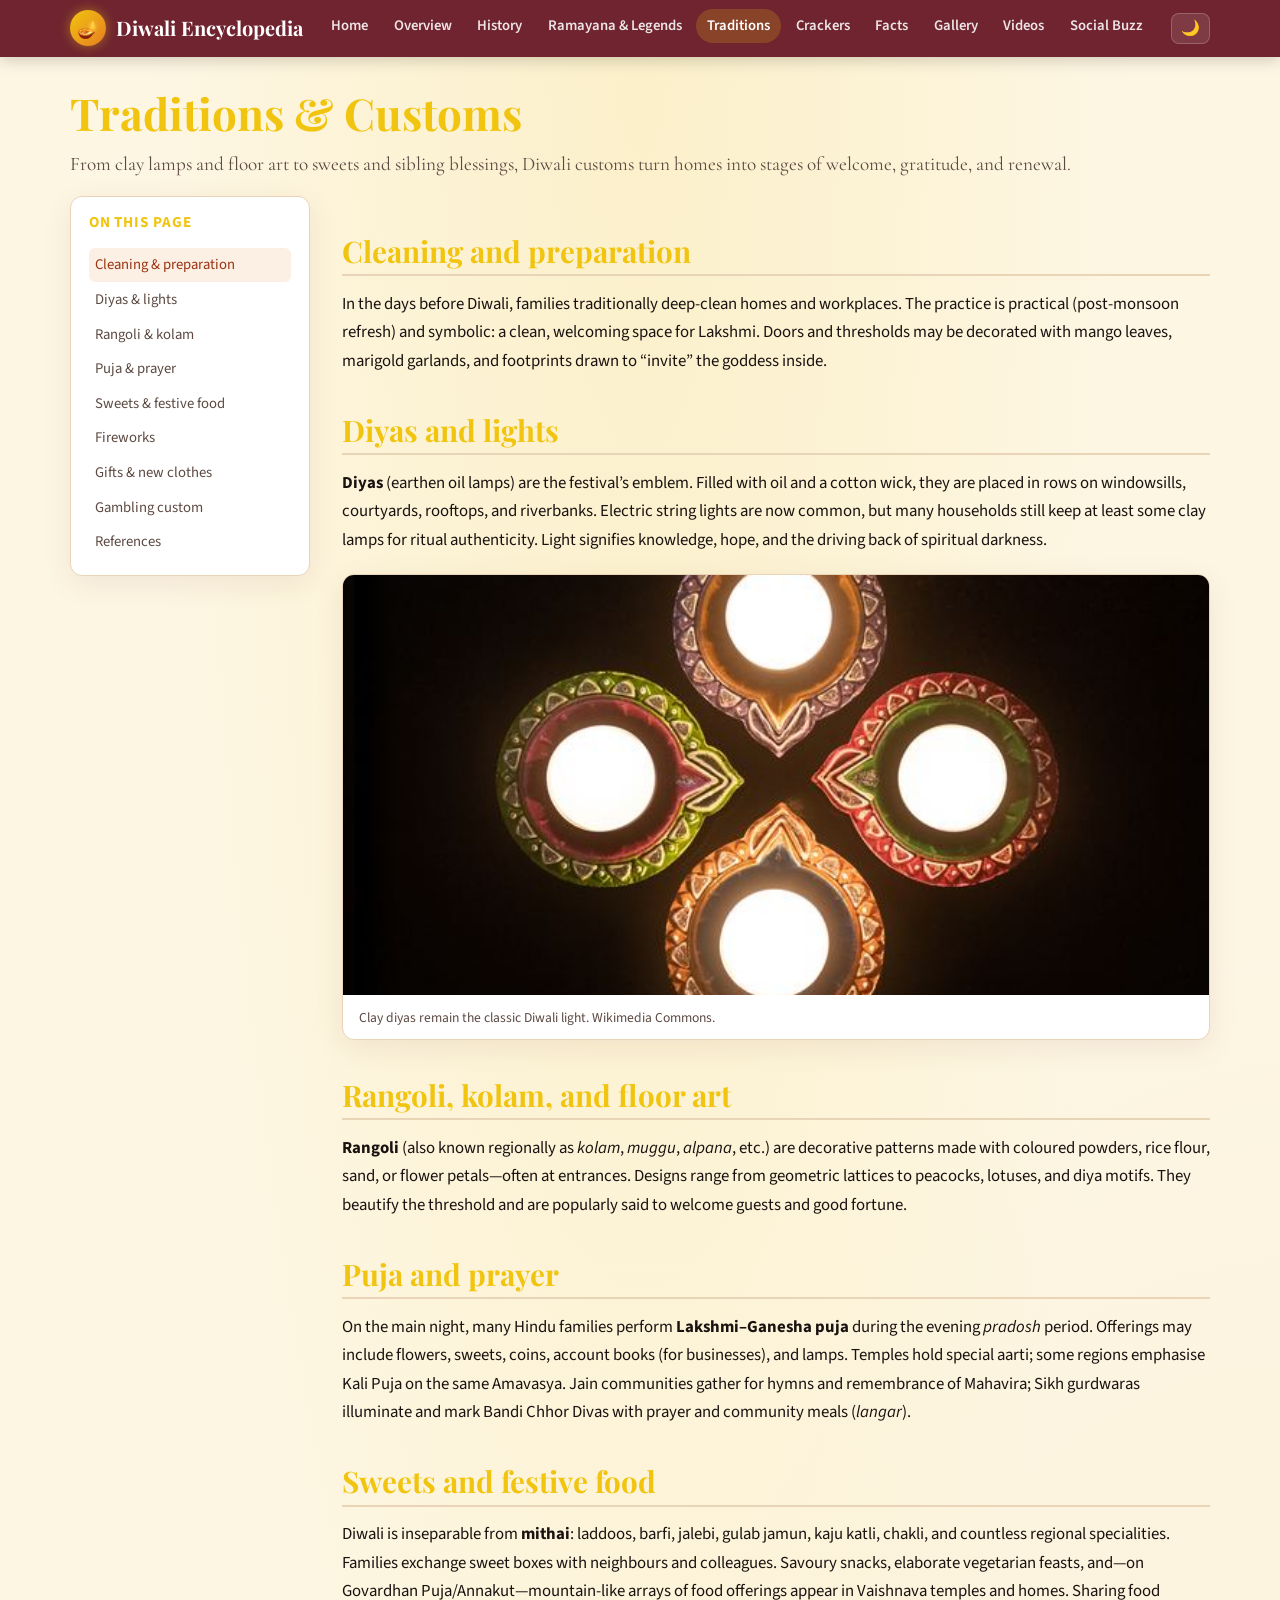
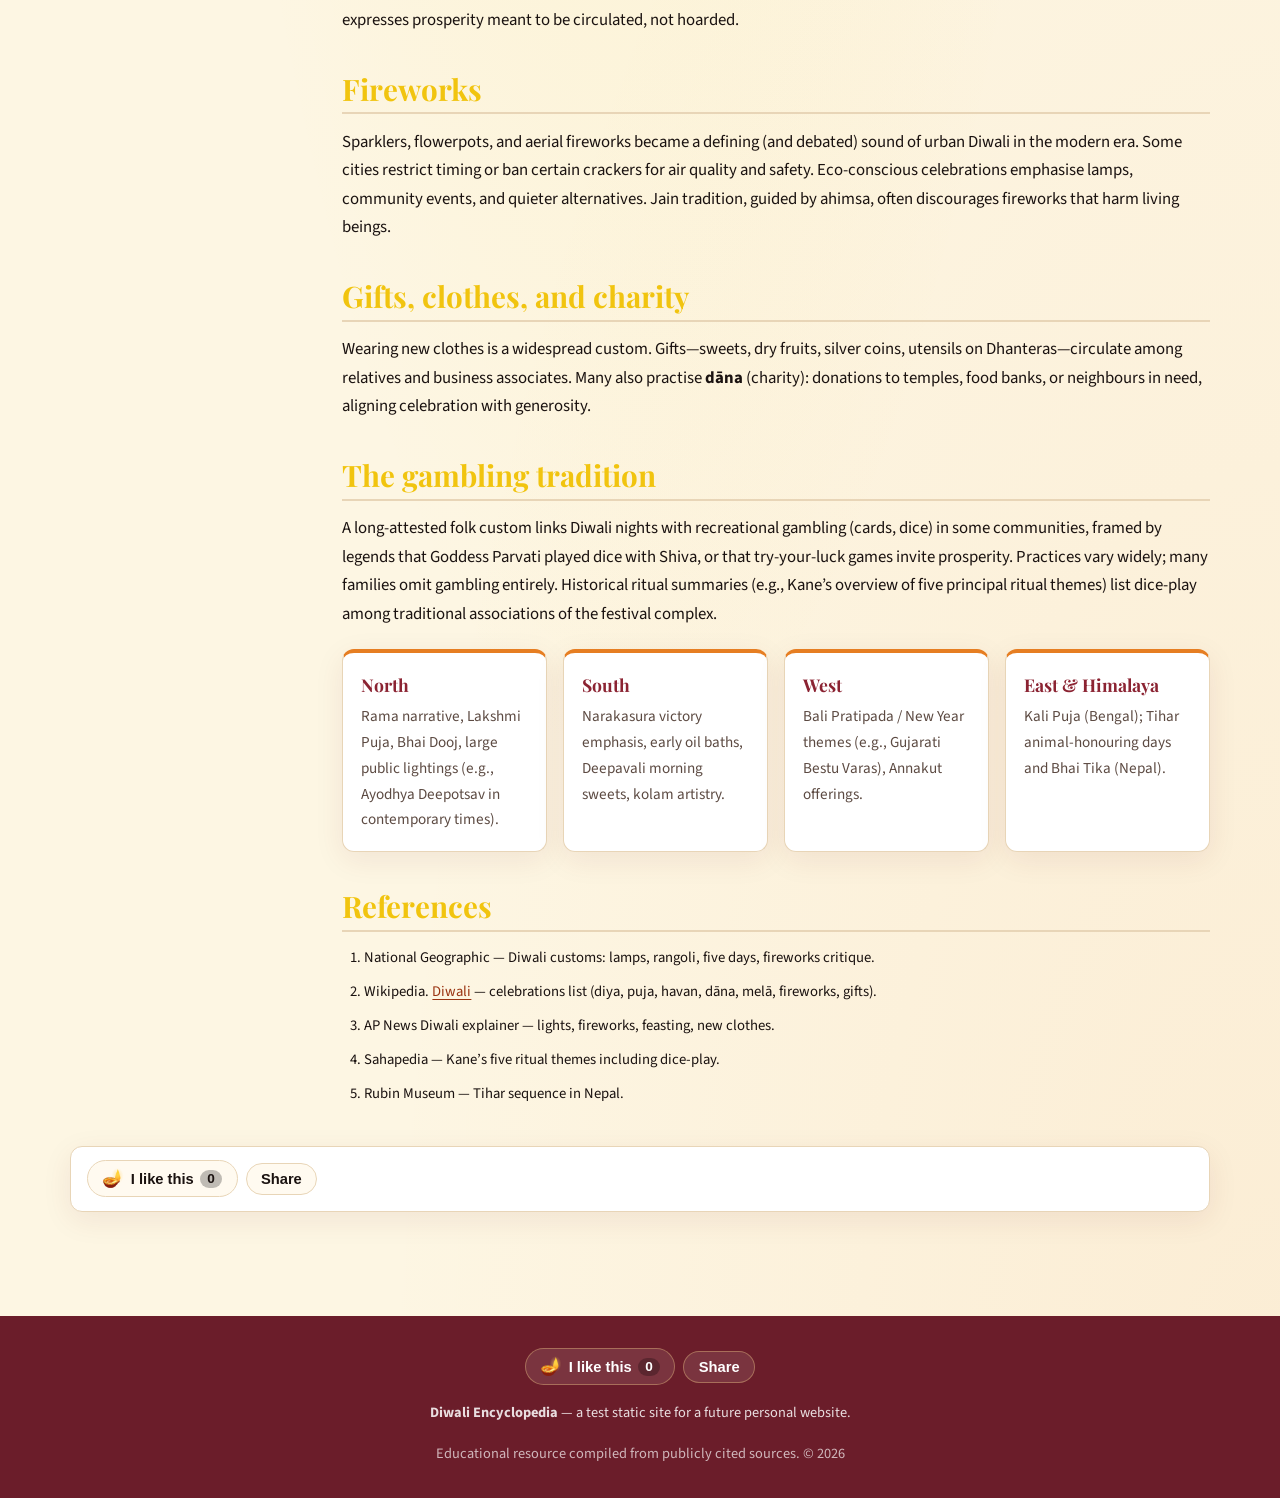
<file: traditions.html>
<!DOCTYPE html>
<html lang="en">
<head>
<meta charset="utf-8">
<meta name="viewport" content="width=device-width, initial-scale=1">
<title>Diwali Traditions & Customs · Diwali Encyclopedia</title>
<meta name="description" content="Diyas, rangoli, puja, sweets, fireworks, gifts, cleaning, gambling customs, and festive foods of Diwali.">
<link rel="preconnect" href="https://fonts.googleapis.com">
<link rel="preconnect" href="https://fonts.gstatic.com" crossorigin>
<link href="https://fonts.googleapis.com/css2?family=Cormorant+Garamond:ital,wght@0,500;0,600;1,500&family=Playfair+Display:wght@600;700&family=Source+Sans+3:wght@400;600;700&display=swap" rel="stylesheet">
<link rel="stylesheet" href="css/styles.css">
<link rel="icon" href="favicon.svg" type="image/svg+xml">
<link rel="icon" href="favicon.ico" sizes="any">
<link rel="icon" type="image/png" sizes="32x32" href="favicon-32.png">
<link rel="icon" type="image/png" sizes="16x16" href="favicon-16.png">
<link rel="apple-touch-icon" sizes="180x180" href="apple-touch-icon.png">
<link rel="manifest" href="site.webmanifest">
<meta name="theme-color" content="#6b1d2a">
</head>
<body data-page="traditions">
<a class="skip-link" href="#main">Skip to content</a>

<header class="site-header">
  <div class="nav-inner">
    <a class="brand" href="home.html"><span class="brand-icon" aria-hidden="true">🪔</span> Diwali Encyclopedia</a>
    <button class="nav-toggle" type="button" aria-expanded="false" aria-controls="primary-nav">Menu</button>
        <ul class="nav-links" id="primary-nav">
      <li><a href="home.html">Home</a></li><li><a href="overview.html">Overview</a></li><li><a href="history.html">History</a></li><li><a href="ramayana.html">Ramayana & Legends</a></li><li><a href="traditions.html" aria-current="page">Traditions</a></li><li><a href="crackers.html">Crackers</a></li><li><a href="facts.html">Facts</a></li><li><a href="gallery.html">Gallery</a></li><li><a href="videos.html">Videos</a></li><li><a href="social.html">Social Buzz</a></li>
    </ul>
    <div class="nav-actions">
      <button type="button" class="icon-btn" id="theme-toggle" aria-label="Toggle color theme">🌙</button>
    </div>
  </div>
</header>
<main id="main" class="page">
  <h1>Traditions &amp; Customs</h1>
  <p class="lead">From clay lamps and floor art to sweets and sibling blessings, Diwali customs turn homes into stages of welcome, gratitude, and renewal.</p>
  <div class="layout-with-toc">
<nav class="toc" aria-label="Table of contents"><h2>On this page</h2><ul><li><a href="#cleaning">Cleaning & preparation</a></li><li><a href="#diyas">Diyas & lights</a></li><li><a href="#rangoli">Rangoli & kolam</a></li><li><a href="#puja">Puja & prayer</a></li><li><a href="#food">Sweets & festive food</a></li><li><a href="#fireworks">Fireworks</a></li><li><a href="#gifts">Gifts & new clothes</a></li><li><a href="#gambling">Gambling custom</a></li><li><a href="#references">References</a></li></ul></nav>
  <article class="content">
    <h2 id="cleaning">Cleaning and preparation</h2>
    <p>In the days before Diwali, families traditionally deep-clean homes and workplaces. The practice is practical (post-monsoon refresh) and symbolic: a clean, welcoming space for Lakshmi. Doors and thresholds may be decorated with mango leaves, marigold garlands, and footprints drawn to “invite” the goddess inside.</p>

    <h2 id="diyas">Diyas and lights</h2>
    <p><strong>Diyas</strong> (earthen oil lamps) are the festival’s emblem. Filled with oil and a cotton wick, they are placed in rows on windowsills, courtyards, rooftops, and riverbanks. Electric string lights are now common, but many households still keep at least some clay lamps for ritual authenticity. Light signifies knowledge, hope, and the driving back of spiritual darkness.</p>
    <figure class="figure-inline">
      <img src="images/diwali-diyas-thumb.jpg" alt="Rows of lit clay diyas" width="800" height="533" loading="lazy">
      <figcaption>Clay diyas remain the classic Diwali light. Wikimedia Commons.</figcaption>
    </figure>

    <h2 id="rangoli">Rangoli, kolam, and floor art</h2>
    <p><strong>Rangoli</strong> (also known regionally as <em>kolam</em>, <em>muggu</em>, <em>alpana</em>, etc.) are decorative patterns made with coloured powders, rice flour, sand, or flower petals—often at entrances. Designs range from geometric lattices to peacocks, lotuses, and diya motifs. They beautify the threshold and are popularly said to welcome guests and good fortune.</p>

    <h2 id="puja">Puja and prayer</h2>
    <p>On the main night, many Hindu families perform <strong>Lakshmi–Ganesha puja</strong> during the evening <em>pradosh</em> period. Offerings may include flowers, sweets, coins, account books (for businesses), and lamps. Temples hold special aarti; some regions emphasise Kali Puja on the same Amavasya. Jain communities gather for hymns and remembrance of Mahavira; Sikh gurdwaras illuminate and mark Bandi Chhor Divas with prayer and community meals (<em>langar</em>).</p>

    <h2 id="food">Sweets and festive food</h2>
    <p>Diwali is inseparable from <strong>mithai</strong>: laddoos, barfi, jalebi, gulab jamun, kaju katli, chakli, and countless regional specialities. Families exchange sweet boxes with neighbours and colleagues. Savoury snacks, elaborate vegetarian feasts, and—on Govardhan Puja/Annakut—mountain-like arrays of food offerings appear in Vaishnava temples and homes. Sharing food expresses prosperity meant to be circulated, not hoarded.</p>

    <h2 id="fireworks">Fireworks</h2>
    <p>Sparklers, flowerpots, and aerial fireworks became a defining (and debated) sound of urban Diwali in the modern era. Some cities restrict timing or ban certain crackers for air quality and safety. Eco-conscious celebrations emphasise lamps, community events, and quieter alternatives. Jain tradition, guided by ahimsa, often discourages fireworks that harm living beings.</p>

    <h2 id="gifts">Gifts, clothes, and charity</h2>
    <p>Wearing new clothes is a widespread custom. Gifts—sweets, dry fruits, silver coins, utensils on Dhanteras—circulate among relatives and business associates. Many also practise <strong>dāna</strong> (charity): donations to temples, food banks, or neighbours in need, aligning celebration with generosity.</p>

    <h2 id="gambling">The gambling tradition</h2>
    <p>A long-attested folk custom links Diwali nights with recreational gambling (cards, dice) in some communities, framed by legends that Goddess Parvati played dice with Shiva, or that try-your-luck games invite prosperity. Practices vary widely; many families omit gambling entirely. Historical ritual summaries (e.g., Kane’s overview of five principal ritual themes) list dice-play among traditional associations of the festival complex.</p>

    <div class="day-grid">
      <div class="day-card"><h3>North</h3><p>Rama narrative, Lakshmi Puja, Bhai Dooj, large public lightings (e.g., Ayodhya Deepotsav in contemporary times).</p></div>
      <div class="day-card"><h3>South</h3><p>Narakasura victory emphasis, early oil baths, Deepavali morning sweets, kolam artistry.</p></div>
      <div class="day-card"><h3>West</h3><p>Bali Pratipada / New Year themes (e.g., Gujarati Bestu Varas), Annakut offerings.</p></div>
      <div class="day-card"><h3>East &amp; Himalaya</h3><p>Kali Puja (Bengal); Tihar animal-honouring days and Bhai Tika (Nepal).</p></div>
    </div>

    <h2 id="references">References</h2>
    <div class="references"><ol>
      <li>National Geographic — Diwali customs: lamps, rangoli, five days, fireworks critique.</li>
      <li>Wikipedia. <a href="https://en.wikipedia.org/wiki/Diwali" target="_blank" rel="noopener">Diwali</a> — celebrations list (diya, puja, havan, dāna, melā, fireworks, gifts).</li>
      <li>AP News Diwali explainer — lights, fireworks, feasting, new clothes.</li>
      <li>Sahapedia — Kane’s five ritual themes including dice-play.</li>
      <li>Rubin Museum — Tihar sequence in Nepal.</li>
    </ol></div>
  </article>
  </div>

  <div class="page-engage" aria-label="Page engagement">
    <div class="visitor-stat" data-visitor-wrap hidden>
      Visitors: <span data-visitor-count>—</span>
      <span class="visitor-page" data-visitor-page-wrap hidden>(this page: <span data-visitor-page-count>—</span>)</span>
    </div>
    <div class="engage-actions">
      <button type="button" class="like-btn" data-like-btn aria-pressed="false" aria-label="Like this page">
        <span class="like-icon" aria-hidden="true">🪔</span>
        <span class="like-label">I like this</span>
        <span class="like-count" data-like-count>0</span>
      </button>
      <button type="button" class="share-btn" data-share-btn>Share</button>
    </div>
  </div>
</main>


<footer class="site-footer">
  <div class="footer-engage">
    <div class="visitor-stat" data-visitor-wrap hidden>
      Visitors: <span data-visitor-count>—</span>
      <span class="visitor-page" data-visitor-page-wrap hidden>(this page: <span data-visitor-page-count>—</span>)</span>
    </div>
    <div class="engage-actions">
      <button type="button" class="like-btn" data-like-btn aria-pressed="false" aria-label="Like this page">
        <span class="like-icon" aria-hidden="true">🪔</span>
        <span class="like-label">I like this</span>
        <span class="like-count" data-like-count>0</span>
      </button>
      <button type="button" class="share-btn" data-share-btn type="button">Share</button>
    </div>
  </div>
  <p><strong>Diwali Encyclopedia</strong> — a test static site for a future personal website.</p>
  <p class="note">Educational resource compiled from publicly cited sources. © <span id="year"></span></p>
<!-- CONTACT-HIDDEN   <p class="footer-links"><a href="contact.html">Contact</a></p> -->
</footer>
<script src="js/config.js"></script>
<script src="js/engagement.js"></script>
<script src="js/main.js"></script>

</body>
</html>
</file>
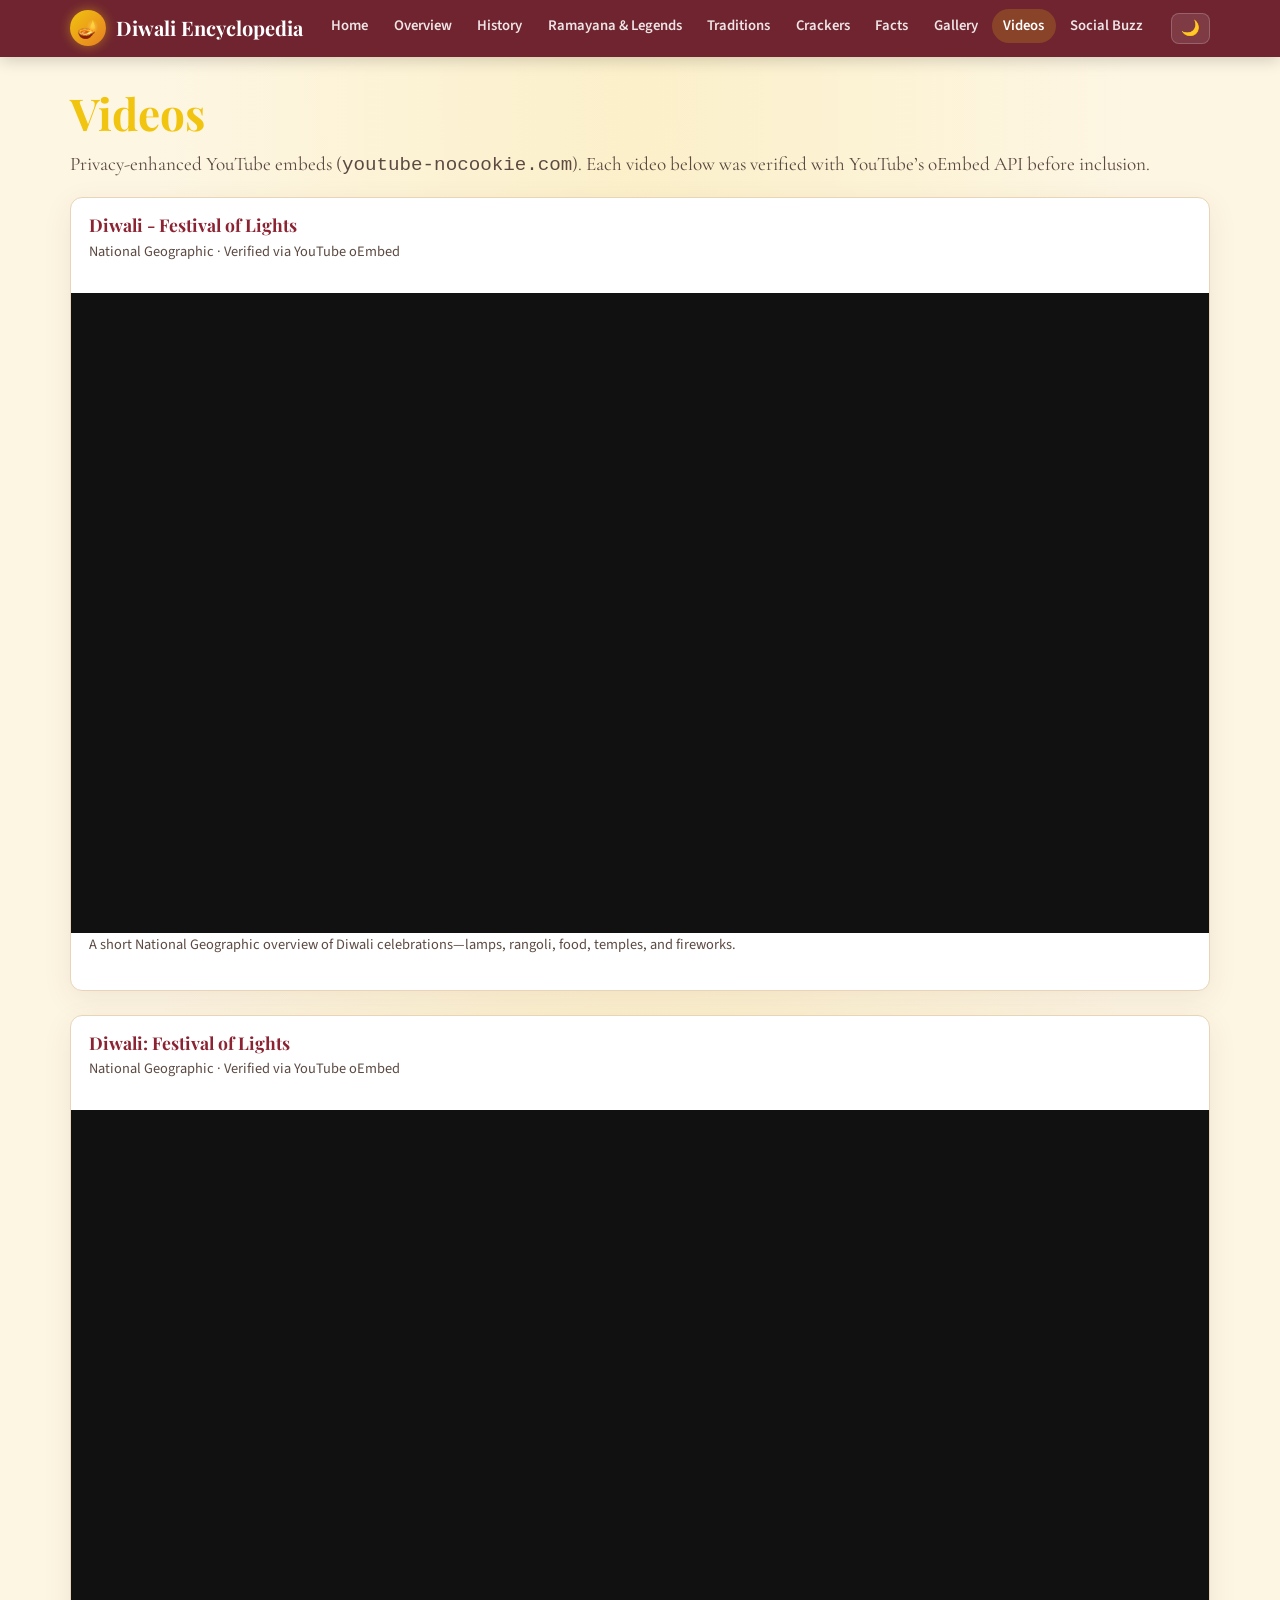
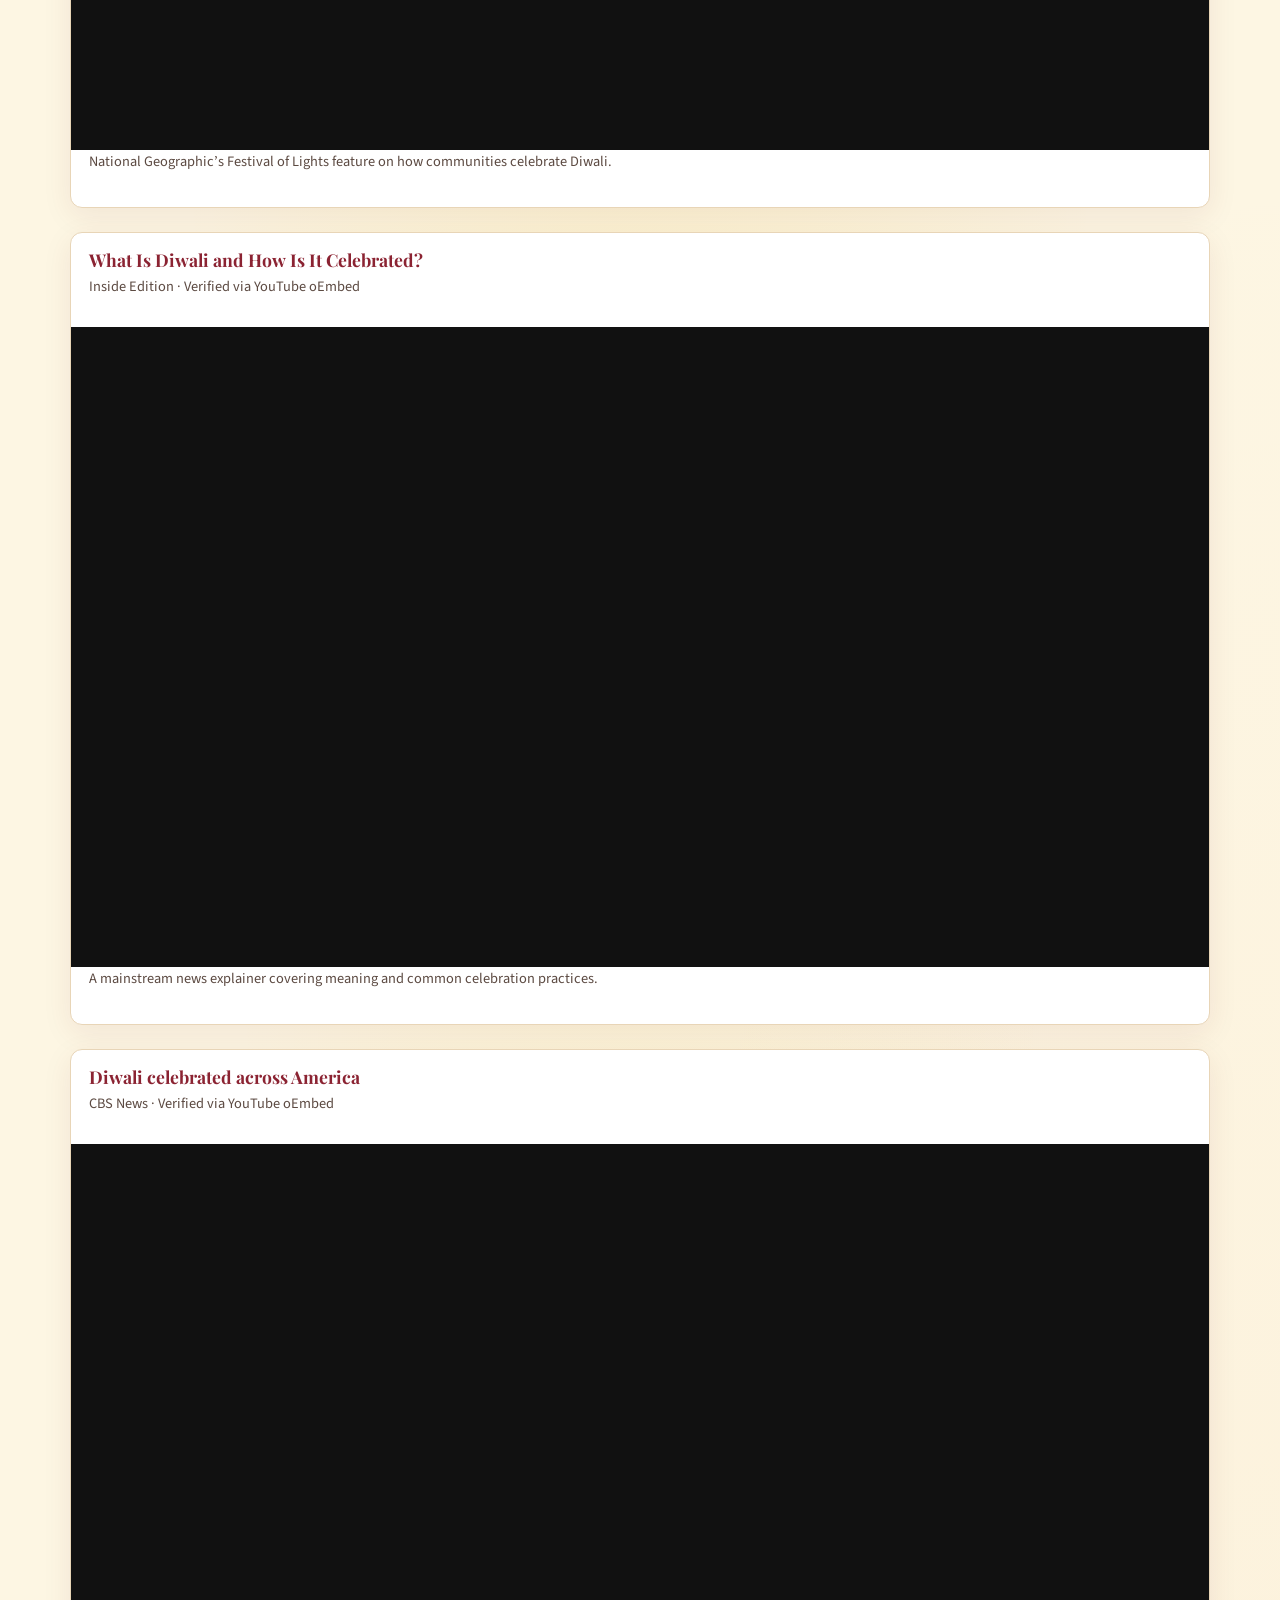
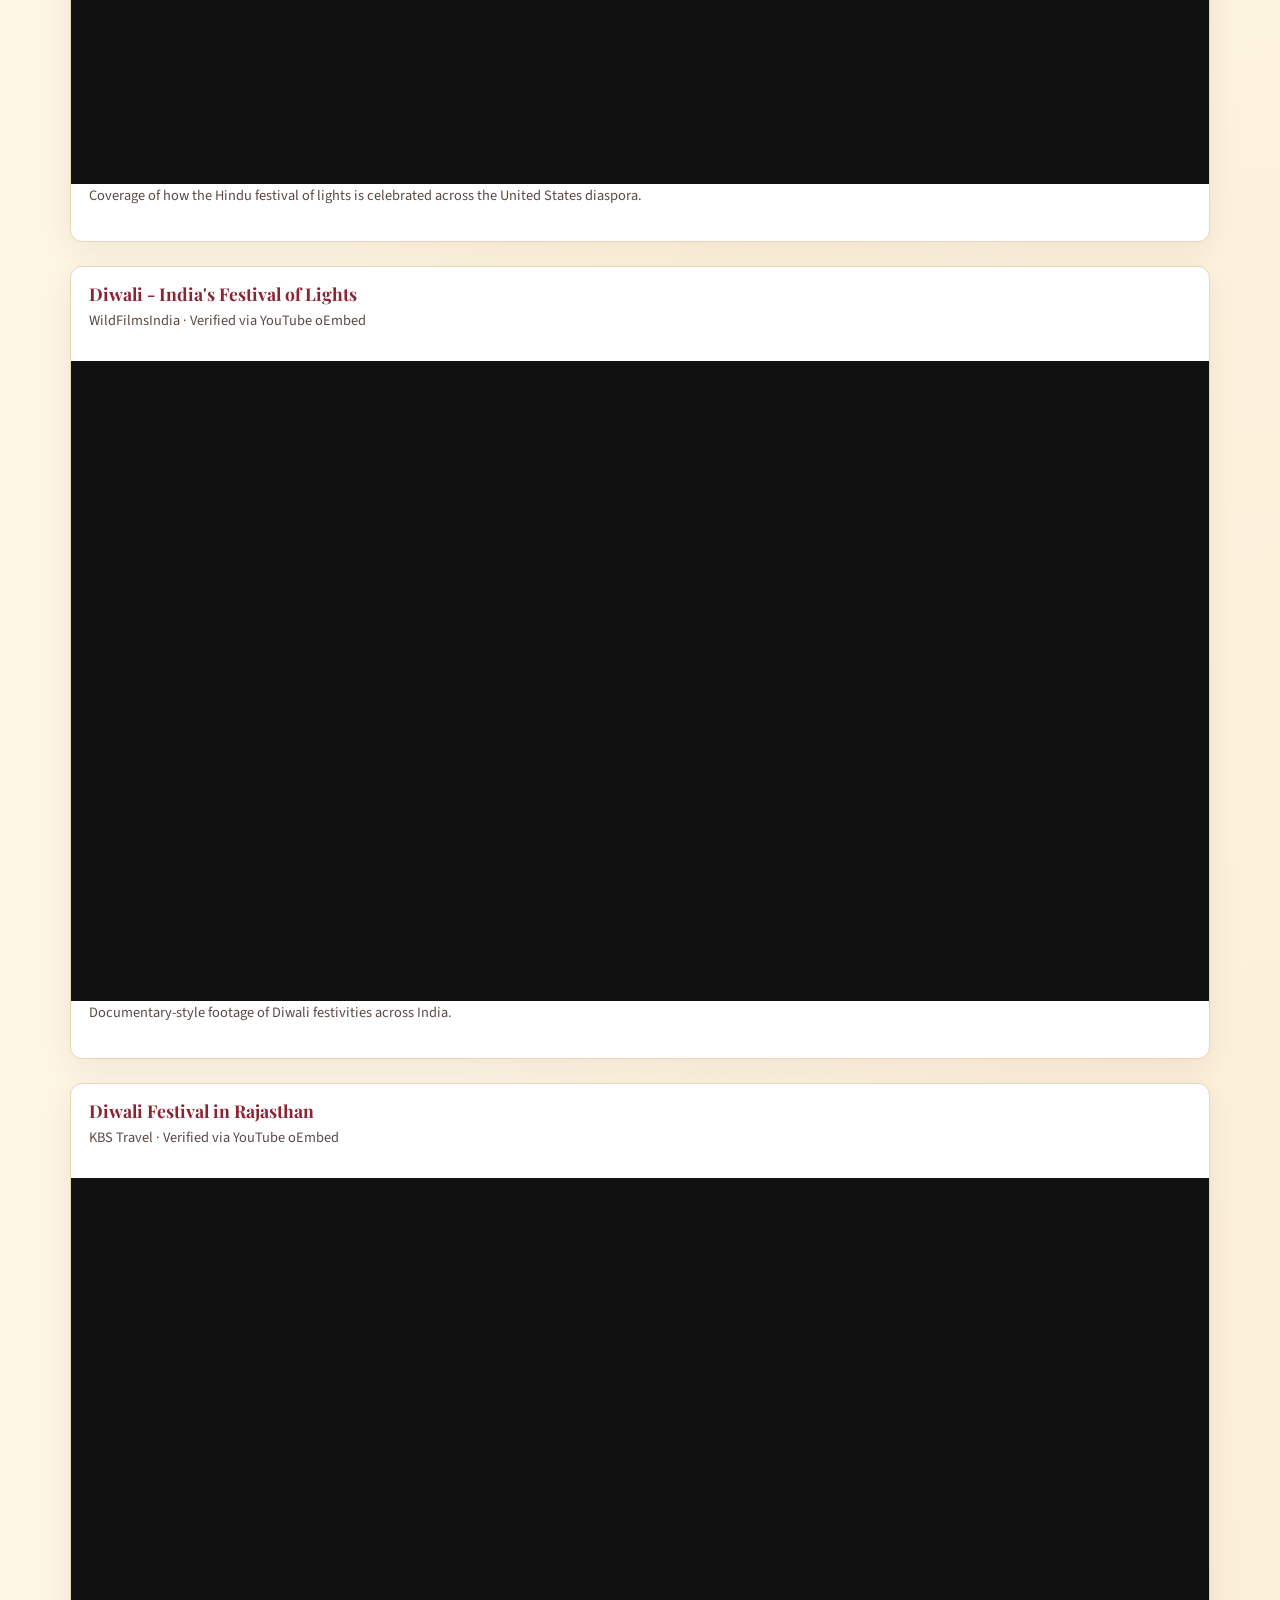
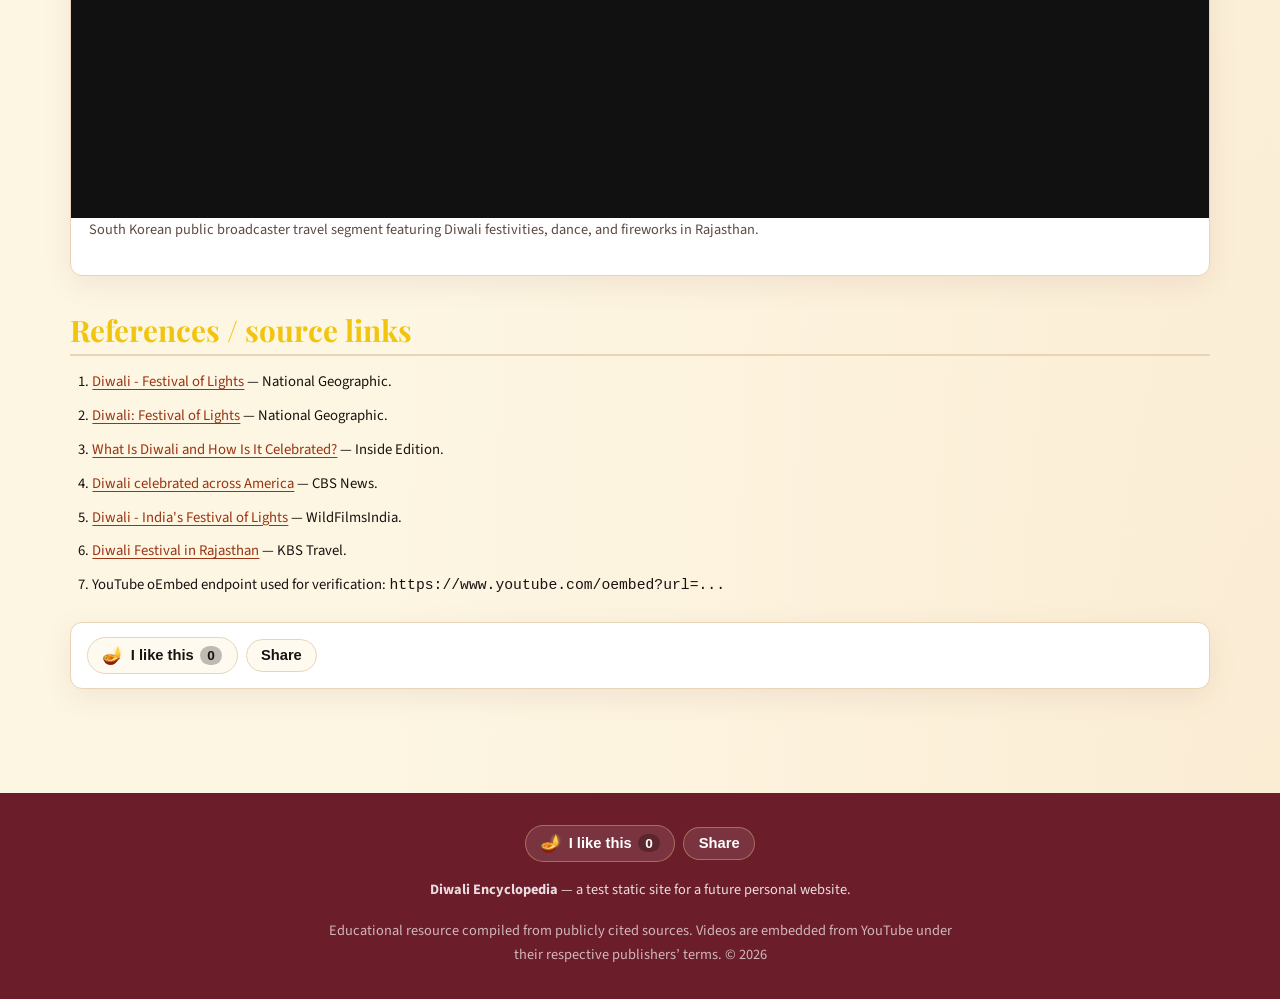
<file: videos.html>
<!DOCTYPE html>
<html lang="en">
<head>
<meta charset="utf-8">
<meta name="viewport" content="width=device-width, initial-scale=1">
<title>Diwali Videos · Diwali Encyclopedia</title>
<meta name="description" content="Embedded YouTube videos about Diwali from National Geographic, CBS News, and other reputable channels.">
<link rel="preconnect" href="https://fonts.googleapis.com">
<link rel="preconnect" href="https://fonts.gstatic.com" crossorigin>
<link href="https://fonts.googleapis.com/css2?family=Cormorant+Garamond:ital,wght@0,500;0,600;1,500&family=Playfair+Display:wght@600;700&family=Source+Sans+3:wght@400;600;700&display=swap" rel="stylesheet">
<link rel="stylesheet" href="css/styles.css">
<link rel="icon" href="favicon.svg" type="image/svg+xml">
<link rel="icon" href="favicon.ico" sizes="any">
<link rel="icon" type="image/png" sizes="32x32" href="favicon-32.png">
<link rel="icon" type="image/png" sizes="16x16" href="favicon-16.png">
<link rel="apple-touch-icon" sizes="180x180" href="apple-touch-icon.png">
<link rel="manifest" href="site.webmanifest">
<meta name="theme-color" content="#6b1d2a">
</head>
<body data-page="videos">
<a class="skip-link" href="#main">Skip to content</a>

<header class="site-header">
  <div class="nav-inner">
    <a class="brand" href="home.html"><span class="brand-icon" aria-hidden="true">🪔</span> Diwali Encyclopedia</a>
    <button class="nav-toggle" type="button" aria-expanded="false" aria-controls="primary-nav">Menu</button>
        <ul class="nav-links" id="primary-nav">
      <li><a href="home.html">Home</a></li><li><a href="overview.html">Overview</a></li><li><a href="history.html">History</a></li><li><a href="ramayana.html">Ramayana & Legends</a></li><li><a href="traditions.html">Traditions</a></li><li><a href="crackers.html">Crackers</a></li><li><a href="facts.html">Facts</a></li><li><a href="gallery.html">Gallery</a></li><li><a href="videos.html" aria-current="page">Videos</a></li><li><a href="social.html">Social Buzz</a></li>
    </ul>
    <div class="nav-actions">
      <button type="button" class="icon-btn" id="theme-toggle" aria-label="Toggle color theme">🌙</button>
    </div>
  </div>
</header>
<main id="main" class="page">
  <h1>Videos</h1>
  <p class="lead">Privacy-enhanced YouTube embeds (<code>youtube-nocookie.com</code>). Each video below was verified with YouTube’s oEmbed API before inclusion.</p>
  <div class="video-grid">
    
    <article class="video-card">
      <h3>Diwali - Festival of Lights</h3>
      <p class="meta">National Geographic · Verified via YouTube oEmbed</p>
      <div class="video-wrap">
        <iframe
          src="https://www.youtube-nocookie.com/embed/HrrW3rO51ak"
          title="Diwali - Festival of Lights — National Geographic"
          allow="accelerometer; autoplay; clipboard-write; encrypted-media; gyroscope; picture-in-picture; web-share"
          allowfullscreen
          loading="lazy"
          referrerpolicy="strict-origin-when-cross-origin"></iframe>
      </div>
      <p class="meta" style="padding-bottom:1rem">A short National Geographic overview of Diwali celebrations—lamps, rangoli, food, temples, and fireworks.</p>
    </article>
    <article class="video-card">
      <h3>Diwali: Festival of Lights</h3>
      <p class="meta">National Geographic · Verified via YouTube oEmbed</p>
      <div class="video-wrap">
        <iframe
          src="https://www.youtube-nocookie.com/embed/LiVoXktqyIs"
          title="Diwali: Festival of Lights — National Geographic"
          allow="accelerometer; autoplay; clipboard-write; encrypted-media; gyroscope; picture-in-picture; web-share"
          allowfullscreen
          loading="lazy"
          referrerpolicy="strict-origin-when-cross-origin"></iframe>
      </div>
      <p class="meta" style="padding-bottom:1rem">National Geographic’s Festival of Lights feature on how communities celebrate Diwali.</p>
    </article>
    <article class="video-card">
      <h3>What Is Diwali and How Is It Celebrated?</h3>
      <p class="meta">Inside Edition · Verified via YouTube oEmbed</p>
      <div class="video-wrap">
        <iframe
          src="https://www.youtube-nocookie.com/embed/VtMwjW6Gzqs"
          title="What Is Diwali and How Is It Celebrated? — Inside Edition"
          allow="accelerometer; autoplay; clipboard-write; encrypted-media; gyroscope; picture-in-picture; web-share"
          allowfullscreen
          loading="lazy"
          referrerpolicy="strict-origin-when-cross-origin"></iframe>
      </div>
      <p class="meta" style="padding-bottom:1rem">A mainstream news explainer covering meaning and common celebration practices.</p>
    </article>
    <article class="video-card">
      <h3>Diwali celebrated across America</h3>
      <p class="meta">CBS News · Verified via YouTube oEmbed</p>
      <div class="video-wrap">
        <iframe
          src="https://www.youtube-nocookie.com/embed/fdW6M9_degI"
          title="Diwali celebrated across America — CBS News"
          allow="accelerometer; autoplay; clipboard-write; encrypted-media; gyroscope; picture-in-picture; web-share"
          allowfullscreen
          loading="lazy"
          referrerpolicy="strict-origin-when-cross-origin"></iframe>
      </div>
      <p class="meta" style="padding-bottom:1rem">Coverage of how the Hindu festival of lights is celebrated across the United States diaspora.</p>
    </article>
    <article class="video-card">
      <h3>Diwali - India's Festival of Lights</h3>
      <p class="meta">WildFilmsIndia · Verified via YouTube oEmbed</p>
      <div class="video-wrap">
        <iframe
          src="https://www.youtube-nocookie.com/embed/mPwmXRws7FA"
          title="Diwali - India's Festival of Lights — WildFilmsIndia"
          allow="accelerometer; autoplay; clipboard-write; encrypted-media; gyroscope; picture-in-picture; web-share"
          allowfullscreen
          loading="lazy"
          referrerpolicy="strict-origin-when-cross-origin"></iframe>
      </div>
      <p class="meta" style="padding-bottom:1rem">Documentary-style footage of Diwali festivities across India.</p>
    </article>
    <article class="video-card">
      <h3>Diwali Festival in Rajasthan</h3>
      <p class="meta">KBS Travel · Verified via YouTube oEmbed</p>
      <div class="video-wrap">
        <iframe
          src="https://www.youtube-nocookie.com/embed/O6Pm8SDDee4"
          title="Diwali Festival in Rajasthan — KBS Travel"
          allow="accelerometer; autoplay; clipboard-write; encrypted-media; gyroscope; picture-in-picture; web-share"
          allowfullscreen
          loading="lazy"
          referrerpolicy="strict-origin-when-cross-origin"></iframe>
      </div>
      <p class="meta" style="padding-bottom:1rem">South Korean public broadcaster travel segment featuring Diwali festivities, dance, and fireworks in Rajasthan.</p>
    </article>
  </div>
  <h2 id="references">References / source links</h2>
  <div class="references"><ol>
    <li><a href="https://www.youtube.com/watch?v=HrrW3rO51ak" target="_blank" rel="noopener">Diwali - Festival of Lights</a> — National Geographic.</li><li><a href="https://www.youtube.com/watch?v=LiVoXktqyIs" target="_blank" rel="noopener">Diwali: Festival of Lights</a> — National Geographic.</li><li><a href="https://www.youtube.com/watch?v=VtMwjW6Gzqs" target="_blank" rel="noopener">What Is Diwali and How Is It Celebrated?</a> — Inside Edition.</li><li><a href="https://www.youtube.com/watch?v=fdW6M9_degI" target="_blank" rel="noopener">Diwali celebrated across America</a> — CBS News.</li><li><a href="https://www.youtube.com/watch?v=mPwmXRws7FA" target="_blank" rel="noopener">Diwali - India's Festival of Lights</a> — WildFilmsIndia.</li><li><a href="https://www.youtube.com/watch?v=O6Pm8SDDee4" target="_blank" rel="noopener">Diwali Festival in Rajasthan</a> — KBS Travel.</li>
    <li>YouTube oEmbed endpoint used for verification: <code>https://www.youtube.com/oembed?url=...</code></li>
  </ol></div>

  <div class="page-engage" aria-label="Page engagement">
    <div class="visitor-stat" data-visitor-wrap hidden>
      Visitors: <span data-visitor-count>—</span>
      <span class="visitor-page" data-visitor-page-wrap hidden>(this page: <span data-visitor-page-count>—</span>)</span>
    </div>
    <div class="engage-actions">
      <button type="button" class="like-btn" data-like-btn aria-pressed="false" aria-label="Like this page">
        <span class="like-icon" aria-hidden="true">🪔</span>
        <span class="like-label">I like this</span>
        <span class="like-count" data-like-count>0</span>
      </button>
      <button type="button" class="share-btn" data-share-btn>Share</button>
    </div>
  </div>
</main>


<footer class="site-footer">
  <div class="footer-engage">
    <div class="visitor-stat" data-visitor-wrap hidden>
      Visitors: <span data-visitor-count>—</span>
      <span class="visitor-page" data-visitor-page-wrap hidden>(this page: <span data-visitor-page-count>—</span>)</span>
    </div>
    <div class="engage-actions">
      <button type="button" class="like-btn" data-like-btn aria-pressed="false" aria-label="Like this page">
        <span class="like-icon" aria-hidden="true">🪔</span>
        <span class="like-label">I like this</span>
        <span class="like-count" data-like-count>0</span>
      </button>
      <button type="button" class="share-btn" data-share-btn type="button">Share</button>
    </div>
  </div>
  <p><strong>Diwali Encyclopedia</strong> — a test static site for a future personal website.</p>
  <p class="note">Educational resource compiled from publicly cited sources. Videos are embedded from YouTube under their respective publishers’ terms. © <span id="year"></span></p>
<!-- CONTACT-HIDDEN   <p class="footer-links"><a href="contact.html">Contact</a></p> -->
</footer>
<script src="js/config.js"></script>
<script src="js/engagement.js"></script>
<script src="js/main.js"></script>

</body>
</html>
</file>
<file: css/landing.css>
/* Full-screen Diwali landing / splash */
html, body.landing {
  margin: 0;
  padding: 0;
  width: 100%;
  height: 100%;
  overflow: hidden;
  background: #050218;
  font-family: "Source Sans 3", "Segoe UI", system-ui, sans-serif;
}
.landing-stage {
  position: relative;
  width: 100vw;
  height: 100vh;
  height: 100dvh;
  cursor: crosshair;
  user-select: none;
  -webkit-tap-highlight-color: transparent;
}
#bg-canvas, #fx-canvas {
  position: absolute;
  inset: 0;
  width: 100%;
  height: 100%;
  display: block;
}
#fx-canvas { z-index: 2; }
#bg-canvas { z-index: 1; }

.landing-ui {
  position: absolute;
  inset: 0;
  z-index: 5;
  display: flex;
  flex-direction: column;
  align-items: center;
  justify-content: center;
  pointer-events: none;
  padding: 1.5rem;
  text-align: center;
}
.landing-ui > * { pointer-events: auto; }

.landing-title {
  margin: 0;
  font-family: "Playfair Display", Georgia, serif;
  font-size: clamp(2.6rem, 8vw, 5.2rem);
  font-weight: 700;
  color: #ffe9a8;
  text-shadow:
    0 0 12px rgba(255, 200, 60, 0.9),
    0 0 36px rgba(255, 140, 40, 0.7),
    0 0 72px rgba(255, 80, 20, 0.45),
    0 4px 24px rgba(0, 0, 0, 0.55);
  letter-spacing: 0.02em;
  animation: titlePulse 3.2s ease-in-out infinite;
}
.landing-sub {
  margin: 0.6rem 0 0;
  font-family: "Cormorant Garamond", Georgia, serif;
  font-size: clamp(1.15rem, 2.8vw, 1.65rem);
  color: rgba(255, 240, 210, 0.92);
  text-shadow: 0 2px 12px rgba(0,0,0,0.6);
}
.landing-hint {
  margin: 1.1rem 0 0;
  padding: 0.45rem 1rem;
  border-radius: 999px;
  background: rgba(255, 255, 255, 0.1);
  border: 1px solid rgba(255, 220, 140, 0.35);
  color: #ffe8b0;
  font-size: clamp(0.9rem, 2vw, 1.05rem);
  font-weight: 600;
  backdrop-filter: blur(6px);
  animation: hintBounce 2.4s ease-in-out infinite;
}
.enter-btn {
  margin-top: 1.75rem;
  display: inline-flex;
  align-items: center;
  gap: 0.55rem;
  padding: 0.95rem 2.1rem;
  border: none;
  border-radius: 999px;
  font-size: 1.2rem;
  font-weight: 700;
  letter-spacing: 0.04em;
  color: #3b1208;
  background: linear-gradient(135deg, #ffe08a, #ff9f43, #ee5a24);
  box-shadow:
    0 0 0 3px rgba(255, 220, 120, 0.35),
    0 12px 32px rgba(255, 140, 40, 0.45),
    0 4px 0 #c0392b;
  cursor: pointer;
  text-decoration: none;
  transition: transform 0.15s ease, box-shadow 0.15s ease;
}
.enter-btn:hover, .enter-btn:focus-visible {
  transform: translateY(-2px) scale(1.03);
  box-shadow:
    0 0 0 4px rgba(255, 220, 120, 0.5),
    0 16px 40px rgba(255, 140, 40, 0.55),
    0 4px 0 #c0392b;
  outline: none;
}
.enter-btn:active { transform: translateY(1px) scale(0.99); }

.sound-toggle {
  position: absolute;
  top: 1rem;
  right: 1rem;
  z-index: 6;
  pointer-events: auto;
  background: rgba(0,0,0,0.35);
  border: 1px solid rgba(255,220,140,0.35);
  color: #ffe8b0;
  border-radius: 999px;
  padding: 0.45rem 0.85rem;
  font-size: 0.9rem;
  font-weight: 600;
  cursor: pointer;
  backdrop-filter: blur(6px);
}
.sound-toggle[aria-pressed="true"] {
  background: rgba(255, 180, 60, 0.25);
}

.skip-landing {
  position: absolute;
  left: -9999px;
  top: 0;
  z-index: 10;
  background: #ffe08a;
  color: #3b1208;
  padding: 0.5rem 1rem;
}
.skip-landing:focus { left: 1rem; top: 1rem; }

@keyframes titlePulse {
  0%, 100% { filter: brightness(1); transform: scale(1); }
  50% { filter: brightness(1.12); transform: scale(1.02); }
}
@keyframes hintBounce {
  0%, 100% { transform: translateY(0); opacity: 0.95; }
  50% { transform: translateY(-4px); opacity: 1; }
}

@media (prefers-reduced-motion: reduce) {
  .landing-title, .landing-hint { animation: none; }
}

.landing-footer-note {
  position: absolute;
  bottom: 1rem;
  left: 0;
  right: 0;
  z-index: 5;
  text-align: center;
  color: rgba(255,230,200,0.55);
  font-size: 0.78rem;
  pointer-events: none;
}

.landing-engage {
  position: absolute; left: 0; right: 0; bottom: 2.6rem; z-index: 6;
  display: flex; flex-wrap: wrap; gap: 0.55rem 0.85rem;
  align-items: center; justify-content: center;
  pointer-events: none; padding: 0 1rem;
}
.landing-engage > * { pointer-events: auto; }
.landing-engage .visitor-stat {
  font-size: 0.85rem; font-weight: 600; color: #ffe8b0;
  background: rgba(0,0,0,0.4); border: 1px solid rgba(255,220,140,0.35);
  padding: 0.35rem 0.75rem; border-radius: 999px; backdrop-filter: blur(6px);
}
.landing-engage .like-btn, .landing-engage .share-btn {
  border: 1px solid rgba(255,220,140,0.4); background: rgba(0,0,0,0.4);
  color: #fff; font-weight: 700; font-size: 0.88rem;
  padding: 0.4rem 0.8rem; border-radius: 999px; cursor: pointer;
  display: inline-flex; align-items: center; gap: 0.35rem;
  backdrop-filter: blur(6px);
}
.landing-engage .like-btn.is-liked {
  background: linear-gradient(135deg, rgba(230,126,34,0.7), rgba(241,196,15,0.55));
  box-shadow: 0 0 18px rgba(255,160,40,0.5);
}
.landing-engage .like-count {
  background: rgba(0,0,0,0.3); padding: 0.05rem 0.4rem; border-radius: 999px; font-size: 0.8rem;
}
.landing-engage .like-btn { position: relative; overflow: visible; }
.landing-engage .like-btn.liked-pop { animation: likePop 0.55s ease; }
.landing-contact {
  position: absolute; bottom: 0.65rem; left: 0; right: 0; z-index: 6;
  text-align: center; pointer-events: none;
}
.landing-contact a {
  pointer-events: auto; color: rgba(255,230,200,0.75); font-size: 0.8rem;
  font-weight: 600; text-decoration: none;
}
.landing-contact a:hover { color: #ffe08a; text-decoration: underline; }
.landing-footer-note { bottom: 3.9rem !important; }
@keyframes likePop {
  0% { transform: scale(1); }
  40% { transform: scale(1.12); }
  100% { transform: scale(1); }
}
.like-spark {
  position: absolute; left: 50%; top: 40%; width: 6px; height: 6px; border-radius: 50%;
  background: #ffd56a; pointer-events: none; box-shadow: 0 0 8px #ff9f43;
  animation: sparkFly var(--d, 0.5s) ease-out forwards;
}
@keyframes sparkFly {
  0% { opacity: 1; transform: translate(-50%, -50%) rotate(var(--a)) translateY(0) scale(1); }
  100% { opacity: 0; transform: translate(-50%, -50%) rotate(var(--a)) translateY(-42px) scale(0.3); }
}

/* Sound unlock hint */
.sound-hint {
  position: fixed; top: 3.6rem; right: 1rem; z-index: 6; margin: 0;
  padding: 0.35rem 0.8rem; border-radius: 999px; font-size: 0.82rem;
  color: #fde9b8; background: rgba(40, 14, 30, 0.55); border: 1px solid rgba(255, 215, 120, 0.35);
  backdrop-filter: blur(6px); pointer-events: none; animation: hintPulse 2.4s ease-in-out infinite;
}
.sound-hint[hidden] { display: none; }
@keyframes hintPulse { 0%,100% { opacity: 0.65; } 50% { opacity: 1; } }
@media (prefers-reduced-motion: reduce) { .sound-hint { animation: none; } }
</file>
<file: css/styles.css>
/* Diwali Festival Encyclopedia — warm festive palette */
:root {
  --saffron: #e67e22;
  --gold: #f1c40f;
  --deep-maroon: #6b1d2a;
  --maroon: #8b2332;
  --cream: #fdf6e3;
  --ivory: #fffaf0;
  --ink: #1a1210;
  --muted: #5c4a42;
  --border: #e8d5b7;
  --card: #ffffff;
  --nav-bg: rgba(107, 29, 42, 0.97);
  --link: #9a3412;
  --link-hover: #c2410c;
  --shadow: 0 8px 30px rgba(107, 29, 42, 0.08);
  --radius: 12px;
  --font-sans: "Source Sans 3", "Segoe UI", system-ui, sans-serif;
  --font-serif: "Cormorant Garamond", Georgia, serif;
  --font-display: "Playfair Display", Georgia, serif;
  --max: 1180px;
  --toc-w: 240px;
}

@media (prefers-color-scheme: dark) {
  :root:not([data-theme="light"]) {
    --cream: #1a1412;
    --ivory: #221a17;
    --ink: #f5ebe0;
    --muted: #c4b5a5;
    --border: #3d2e28;
    --card: #2a201c;
    --link: #fb923c;
    --link-hover: #fdba74;
    --shadow: 0 8px 30px rgba(0,0,0,0.35);
    --nav-bg: rgba(40, 18, 22, 0.98);
  }
}
[data-theme="dark"] {
  --cream: #1a1412;
  --ivory: #221a17;
  --ink: #f5ebe0;
  --muted: #c4b5a5;
  --border: #3d2e28;
  --card: #2a201c;
  --link: #fb923c;
  --link-hover: #fdba74;
  --shadow: 0 8px 30px rgba(0,0,0,0.35);
  --nav-bg: rgba(40, 18, 22, 0.98);
}
[data-theme="light"] {
  --cream: #fdf6e3;
  --ivory: #fffaf0;
  --ink: #1a1210;
  --muted: #5c4a42;
  --border: #e8d5b7;
  --card: #ffffff;
  --link: #9a3412;
  --link-hover: #c2410c;
  --shadow: 0 8px 30px rgba(107, 29, 42, 0.08);
  --nav-bg: rgba(107, 29, 42, 0.97);
}

*, *::before, *::after { box-sizing: border-box; }
html { scroll-behavior: smooth; }
body {
  margin: 0;
  font-family: var(--font-sans);
  font-size: 1.05rem;
  line-height: 1.7;
  color: var(--ink);
  background: var(--cream);
  background-image:
    radial-gradient(ellipse at top, rgba(241,196,15,0.12), transparent 55%),
    radial-gradient(ellipse at bottom right, rgba(230,126,34,0.08), transparent 50%);
  min-height: 100vh;
}
img { max-width: 100%; height: auto; display: block; }
a { color: var(--link); text-decoration-thickness: 1px; text-underline-offset: 3px; }
a:hover { color: var(--link-hover); }
h1, h2, h3, h4 {
  font-family: var(--font-display);
  font-weight: 700;
  line-height: 1.25;
  color: var(--deep-maroon);
}
[data-theme="dark"] h1, [data-theme="dark"] h2, [data-theme="dark"] h3,
:root:not([data-theme="light"]) h1, :root:not([data-theme="light"]) h2 {
  color: var(--gold);
}
@media (prefers-color-scheme: dark) {
  :root:not([data-theme="light"]) h1,
  :root:not([data-theme="light"]) h2,
  :root:not([data-theme="light"]) h3 { color: var(--gold); }
}
h1 { font-size: clamp(2rem, 4vw, 2.75rem); margin: 0 0 0.5rem; }
h2 { font-size: clamp(1.45rem, 2.5vw, 1.85rem); margin: 2.2rem 0 0.85rem; padding-bottom: 0.35rem; border-bottom: 2px solid var(--border); }
h3 { font-size: 1.25rem; margin: 1.5rem 0 0.5rem; color: var(--maroon); }
p { margin: 0 0 1rem; }
ul, ol { margin: 0 0 1rem; padding-left: 1.35rem; }
li { margin-bottom: 0.35rem; }
blockquote {
  margin: 1.25rem 0;
  padding: 0.85rem 1.25rem;
  border-left: 4px solid var(--saffron);
  background: var(--ivory);
  border-radius: 0 var(--radius) var(--radius) 0;
  font-family: var(--font-serif);
  font-size: 1.15rem;
  color: var(--muted);
}

/* Skip link */
.skip-link {
  position: absolute; left: -9999px; top: 0; z-index: 1000;
  background: var(--gold); color: var(--ink); padding: 0.5rem 1rem;
}
.skip-link:focus { left: 1rem; top: 1rem; }

/* Nav */
.site-header {
  position: sticky; top: 0; z-index: 100;
  background: var(--nav-bg);
  backdrop-filter: blur(10px);
  box-shadow: 0 2px 16px rgba(0,0,0,0.2);
}
.nav-inner {
  max-width: var(--max);
  margin: 0 auto;
  display: flex; align-items: center; justify-content: space-between;
  gap: 1rem; padding: 0.65rem 1.25rem; flex-wrap: wrap;
}
.brand {
  display: flex; align-items: center; gap: 0.6rem;
  color: #fff; text-decoration: none; font-family: var(--font-display);
  font-size: 1.25rem; font-weight: 700;
}
.brand:hover { color: var(--gold); }
.brand-icon {
  width: 36px; height: 36px; border-radius: 50%;
  background: linear-gradient(135deg, var(--gold), var(--saffron));
  display: grid; place-items: center; font-size: 1.1rem;
  box-shadow: 0 0 12px rgba(241,196,15,0.45);
}
.nav-links {
  display: flex; flex-wrap: wrap; gap: 0.15rem 0.2rem;
  list-style: none; margin: 0; padding: 0; align-items: center;
}
.nav-links a {
  color: rgba(255,255,255,0.88); text-decoration: none;
  padding: 0.4rem 0.7rem; border-radius: 999px; font-size: 0.92rem; font-weight: 600;
}
.nav-links a:hover, .nav-links a[aria-current="page"] {
  background: rgba(241,196,15,0.2); color: #fff;
}
.nav-actions { display: flex; gap: 0.4rem; align-items: center; }
.icon-btn {
  background: rgba(255,255,255,0.1); border: 1px solid rgba(255,255,255,0.2);
  color: #fff; border-radius: 8px; padding: 0.35rem 0.55rem; cursor: pointer;
  font-size: 0.95rem;
}
.icon-btn:hover { background: rgba(241,196,15,0.25); }
.nav-toggle {
  display: none; background: transparent; border: 1px solid rgba(255,255,255,0.35);
  color: #fff; padding: 0.4rem 0.65rem; border-radius: 8px; cursor: pointer;
}
@media (max-width: 860px) {
  .nav-toggle { display: block; }
  .nav-links {
    display: none; width: 100%; flex-direction: column; align-items: stretch;
    padding-bottom: 0.75rem;
  }
  .nav-links.open { display: flex; }
  .nav-links a { padding: 0.65rem 0.85rem; }
}

/* Hero */
.hero {
  background:
    linear-gradient(135deg, rgba(107,29,42,0.92), rgba(154,52,18,0.85)),
    url("../images/diya-rangoli-thumb.jpg") center/cover;
  color: #fff; padding: 3.5rem 1.25rem 3rem; text-align: center;
  position: relative; overflow: hidden;
}
.hero::after {
  content: ""; position: absolute; inset: 0;
  background: radial-gradient(circle at 30% 20%, rgba(241,196,15,0.25), transparent 45%);
  pointer-events: none;
}
.hero-inner { position: relative; z-index: 1; max-width: 1100px; margin: 0 auto; padding: 0 0.5rem; }
.hero h1 { color: #fff; text-shadow: 0 2px 20px rgba(0,0,0,0.35); }
.hero .lede {
  font-size: clamp(0.95rem, 1.35vw, 1.25rem);
  opacity: 0.95; margin: 0.75rem auto 1.25rem; font-family: var(--font-serif);
  white-space: nowrap; max-width: none; letter-spacing: 0.01em;
}
@media (max-width: 900px) {
  .hero .lede {
    white-space: normal;
    font-size: 1.05rem;
    max-width: 36rem;
  }
}
.hero-badges { display: flex; flex-wrap: wrap; gap: 0.5rem; justify-content: center; }
.badge {
  background: rgba(255,255,255,0.15); border: 1px solid rgba(255,255,255,0.3);
  padding: 0.3rem 0.75rem; border-radius: 999px; font-size: 0.85rem; font-weight: 600;
}

/* Layout */
.page { max-width: var(--max); margin: 0 auto; padding: 1.75rem 1.25rem 3rem; }
.layout-with-toc {
  display: grid; grid-template-columns: var(--toc-w) 1fr; gap: 2rem; align-items: start;
}
@media (max-width: 920px) {
  .layout-with-toc { grid-template-columns: 1fr; }
  .toc { position: static !important; }
}
.toc {
  position: sticky; top: 5rem;
  background: var(--card); border: 1px solid var(--border); border-radius: var(--radius);
  padding: 1rem 1.1rem; box-shadow: var(--shadow); font-size: 0.92rem;
}
.toc h2 { font-size: 0.95rem; margin: 0 0 0.6rem; border: none; text-transform: uppercase; letter-spacing: 0.06em; color: var(--muted); font-family: var(--font-sans); }
.toc ul { list-style: none; padding: 0; margin: 0; }
.toc li { margin: 0; }
.toc a { display: block; padding: 0.3rem 0.4rem; border-radius: 6px; text-decoration: none; color: var(--muted); }
.toc a:hover, .toc a.active { background: rgba(230,126,34,0.12); color: var(--link); }

.content { min-width: 0; }
.lead { font-size: 1.2rem; color: var(--muted); font-family: var(--font-serif); }

/* Infobox */
.overview-grid {
  display: grid; grid-template-columns: 1fr 300px; gap: 1.75rem; align-items: start; margin: 1.5rem 0;
}
@media (max-width: 800px) { .overview-grid { grid-template-columns: 1fr; } }
.infobox {
  background: var(--card); border: 1px solid var(--border); border-radius: var(--radius);
  box-shadow: var(--shadow); overflow: hidden; font-size: 0.92rem;
}
.infobox-title {
  background: linear-gradient(135deg, var(--deep-maroon), var(--saffron));
  color: #fff; text-align: center; padding: 0.85rem; font-family: var(--font-display);
  font-size: 1.25rem; margin: 0;
}
.infobox figure { margin: 0; }
.infobox img { width: 100%; aspect-ratio: 4/3; object-fit: cover; }
.infobox figcaption { padding: 0.5rem 0.75rem; font-size: 0.8rem; color: var(--muted); text-align: center; }
.infobox table { width: 100%; border-collapse: collapse; }
.infobox th, .infobox td { padding: 0.45rem 0.75rem; border-top: 1px solid var(--border); vertical-align: top; text-align: left; }
.infobox th { width: 38%; color: var(--muted); font-weight: 600; background: var(--ivory); }

/* Cards / days */
.day-grid {
  display: grid; grid-template-columns: repeat(auto-fit, minmax(200px, 1fr)); gap: 1rem; margin: 1.25rem 0;
}
.day-card {
  background: var(--card); border: 1px solid var(--border); border-radius: var(--radius);
  padding: 1.1rem; box-shadow: var(--shadow); border-top: 4px solid var(--saffron);
}
.day-card .day-num { font-size: 0.75rem; font-weight: 700; letter-spacing: 0.08em; text-transform: uppercase; color: var(--saffron); }
.day-card h3 { margin: 0.25rem 0 0.5rem; border: none; font-size: 1.1rem; }
.day-card p { margin: 0; font-size: 0.95rem; color: var(--muted); }

/* Timeline */
.timeline { position: relative; margin: 1.5rem 0 2rem; padding-left: 1.5rem; }
.timeline::before {
  content: ""; position: absolute; left: 0.35rem; top: 0.3rem; bottom: 0.3rem;
  width: 3px; background: linear-gradient(var(--gold), var(--saffron), var(--deep-maroon));
  border-radius: 2px;
}
.timeline-item { position: relative; margin-bottom: 1.5rem; padding-left: 1rem; }
.timeline-item::before {
  content: ""; position: absolute; left: -1.28rem; top: 0.45rem;
  width: 12px; height: 12px; border-radius: 50%;
  background: var(--gold); border: 2px solid var(--deep-maroon); box-shadow: 0 0 0 3px var(--cream);
}
.timeline-item h3 { margin-top: 0; }
.era-tag {
  display: inline-block; font-size: 0.75rem; font-weight: 700; text-transform: uppercase;
  letter-spacing: 0.05em; background: rgba(230,126,34,0.15); color: var(--saffron);
  padding: 0.15rem 0.5rem; border-radius: 999px; margin-bottom: 0.35rem;
}

/* Gallery */
.gallery-grid {
  display: grid; grid-template-columns: repeat(auto-fill, minmax(240px, 1fr)); gap: 1.1rem;
}
.gallery-item {
  background: var(--card); border: 1px solid var(--border); border-radius: var(--radius);
  overflow: hidden; box-shadow: var(--shadow); cursor: pointer;
  transition: transform 0.2s ease, box-shadow 0.2s ease;
}
.gallery-item:hover { transform: translateY(-3px); box-shadow: 0 12px 32px rgba(107,29,42,0.15); }
.gallery-item img { width: 100%; aspect-ratio: 4/3; object-fit: cover; }
.gallery-item .cap { padding: 0.75rem 0.9rem; font-size: 0.85rem; }
.gallery-item .cap strong { display: block; margin-bottom: 0.25rem; color: var(--ink); }
.gallery-item .cap .attr { color: var(--muted); font-size: 0.78rem; }

/* Lightbox */
.lightbox {
  display: none; position: fixed; inset: 0; z-index: 1000;
  background: rgba(10,6,5,0.92); align-items: center; justify-content: center; padding: 1rem;
}
.lightbox.open { display: flex; }
.lightbox-inner { max-width: min(960px, 100%); max-height: 90vh; text-align: center; }
.lightbox-inner img { max-height: 75vh; margin: 0 auto; border-radius: 8px; }
.lightbox-caption { color: #f5ebe0; margin-top: 0.75rem; font-size: 0.95rem; }
.lightbox-close {
  position: absolute; top: 1rem; right: 1rem; background: rgba(255,255,255,0.15);
  border: none; color: #fff; font-size: 1.5rem; width: 44px; height: 44px;
  border-radius: 50%; cursor: pointer;
}

/* Videos */
.video-grid { display: grid; gap: 1.5rem; }
.video-card {
  background: var(--card); border: 1px solid var(--border); border-radius: var(--radius);
  overflow: hidden; box-shadow: var(--shadow);
}
.video-card h3 { margin: 0; padding: 1rem 1.1rem 0.25rem; font-size: 1.1rem; border: none; }
.video-card .meta { padding: 0 1.1rem 0.75rem; color: var(--muted); font-size: 0.9rem; }
.video-wrap { position: relative; padding-bottom: 56.25%; height: 0; background: #111; }
.video-wrap iframe { position: absolute; inset: 0; width: 100%; height: 100%; border: 0; }

/* References */
.references { font-size: 0.92rem; }
.references ol { padding-left: 1.4rem; }
.references li { margin-bottom: 0.55rem; word-break: break-word; }

/* Footer */
.site-footer {
  background: var(--deep-maroon); color: rgba(255,255,255,0.85);
  padding: 2rem 1.25rem; margin-top: 2rem; text-align: center; font-size: 0.9rem;
}
.site-footer a { color: var(--gold); }
.site-footer .note { opacity: 0.8; max-width: 640px; margin: 0.75rem auto 0; }

/* Misc */
.figure-inline {
  margin: 1.25rem 0; background: var(--card); border: 1px solid var(--border);
  border-radius: var(--radius); overflow: hidden; box-shadow: var(--shadow);
}
.figure-inline img { width: 100%; max-height: 420px; object-fit: cover; }
.figure-inline figcaption { padding: 0.65rem 1rem; font-size: 0.85rem; color: var(--muted); }
.callout {
  background: linear-gradient(135deg, rgba(241,196,15,0.15), rgba(230,126,34,0.1));
  border: 1px solid var(--border); border-radius: var(--radius); padding: 1rem 1.2rem; margin: 1.25rem 0;
}
.facts-list li { margin-bottom: 0.75rem; }
.sr-only { position: absolute; width: 1px; height: 1px; padding: 0; margin: -1px; overflow: hidden; clip: rect(0,0,0,0); border: 0; }

/* Social Buzz page */
.social-hero {
  background: linear-gradient(135deg, rgba(107,29,42,0.95), rgba(154,52,18,0.88));
  color: #fff; padding: 2.5rem 1.25rem; text-align: center; margin-bottom: 0;
}
.social-hero h1 { color: #fff; }
.social-hero p { max-width: 720px; margin: 0.5rem auto 0; opacity: 0.95; }
.updated-stamp {
  display: inline-block; margin-top: 1rem; font-size: 0.85rem; font-weight: 600;
  background: rgba(255,255,255,0.15); border: 1px solid rgba(255,255,255,0.3);
  padding: 0.35rem 0.85rem; border-radius: 999px;
}
.hashtag-strip {
  display: flex; flex-wrap: wrap; gap: 0.5rem; justify-content: center;
  padding: 1.25rem; background: var(--ivory); border-bottom: 1px solid var(--border);
}
.hashtag-strip a {
  text-decoration: none; font-weight: 700; font-size: 0.9rem;
  padding: 0.4rem 0.85rem; border-radius: 999px;
  background: linear-gradient(135deg, rgba(230,126,34,0.15), rgba(241,196,15,0.2));
  border: 1px solid var(--border); color: var(--link);
}
.hashtag-strip a:hover { background: rgba(230,126,34,0.28); }
.hashtag-strip .strip-label {
  width: 100%; text-align: center; font-size: 0.8rem; color: var(--muted);
  margin-bottom: 0.25rem; font-weight: 600; letter-spacing: 0.04em; text-transform: uppercase;
}
.social-masonry {
  column-count: 3; column-gap: 1.25rem; margin: 1.5rem 0 2rem;
}
@media (max-width: 1000px) { .social-masonry { column-count: 2; } }
@media (max-width: 640px) { .social-masonry { column-count: 1; } }
.tweet-card {
  break-inside: avoid; margin-bottom: 1.25rem;
  background: var(--card); border: 1px solid var(--border); border-radius: var(--radius);
  box-shadow: var(--shadow); padding: 0.85rem 0.85rem 0.5rem; overflow: hidden;
}
.tweet-card blockquote.twitter-tweet { margin: 0 auto !important; }
.tweet-fallback {
  padding: 0.35rem 0.25rem 0.75rem;
}
.tweet-fallback .tf-head {
  display: flex; align-items: center; gap: 0.65rem; margin-bottom: 0.55rem;
}
.tweet-fallback .avatar {
  width: 40px; height: 40px; border-radius: 50%;
  background: linear-gradient(135deg, var(--saffron), var(--gold));
  display: grid; place-items: center; font-weight: 700; color: #3b1208; font-size: 0.85rem;
}
.tweet-fallback .tf-meta { font-size: 0.8rem; color: var(--muted); }
.tweet-fallback .tf-name { font-weight: 700; color: var(--ink); }
.tweet-fallback .tf-text { font-size: 0.95rem; margin: 0 0 0.65rem; white-space: pre-wrap; }
.tweet-fallback .tf-link {
  display: inline-block; font-size: 0.85rem; font-weight: 700; text-decoration: none;
  color: var(--link);
}
.platform-grid {
  display: grid; grid-template-columns: repeat(auto-fit, minmax(180px, 1fr));
  gap: 0.85rem; margin: 1rem 0 2rem;
}
.platform-card {
  display: block; text-decoration: none; color: inherit;
  background: var(--card); border: 1px solid var(--border); border-radius: var(--radius);
  padding: 1rem; box-shadow: var(--shadow); transition: transform 0.15s ease;
}
.platform-card:hover { transform: translateY(-2px); color: inherit; }
.platform-card strong { display: block; color: var(--deep-maroon); margin-bottom: 0.25rem; }
[data-theme="dark"] .platform-card strong,
:root:not([data-theme="light"]) .platform-card strong { color: var(--gold); }
@media (prefers-color-scheme: dark) {
  :root:not([data-theme="light"]) .platform-card strong { color: var(--gold); }
}
.platform-card span { font-size: 0.88rem; color: var(--muted); }
.news-list { list-style: none; padding: 0; margin: 0 0 1.5rem; }
.news-list li {
  background: var(--card); border: 1px solid var(--border); border-radius: var(--radius);
  padding: 0.85rem 1rem; margin-bottom: 0.65rem; box-shadow: var(--shadow);
}
.news-list a { font-weight: 700; text-decoration: none; }
.social-note {
  font-size: 0.88rem; color: var(--muted); background: var(--ivory);
  border: 1px solid var(--border); border-radius: var(--radius); padding: 0.85rem 1rem; margin: 1rem 0;
}

/* Social embeds: never show empty white shells */
.tweet-card[data-status="fallback"] .tweet-embed { display: none !important; }
.tweet-card[data-status="embed"] .tweet-fallback { display: none !important; }
.tweet-embed.tweet-embed-loading:not(:has(iframe)) { display: none; }
.tweet-embed iframe { width: 100% !important; max-width: 100%; }
.tweet-fallback .tf-note {
  font-size: 0.8rem; color: var(--muted); margin: 0 0 0.5rem; font-style: italic;
}
.tweet-fallback .tf-metrics {
  font-size: 0.82rem; color: var(--muted); margin: 0 0 0.45rem; font-weight: 600;
}
.tweet-card { min-height: 0; }

/* Social embeds: never show empty white shells */
.tweet-card[data-status="fallback"] .tweet-embed { display: none !important; }
.tweet-card[data-status="embed"] .tweet-fallback { display: none !important; }
.tweet-embed iframe { width: 100% !important; max-width: 100%; border: 0; }
.tweet-fallback { display: block; }
.tweet-fallback .tf-note {
  font-size: 0.8rem; color: var(--muted); margin: 0 0 0.5rem; font-style: italic;
}
.tweet-fallback .tf-metrics {
  font-size: 0.82rem; color: var(--muted); margin: 0 0 0.45rem; font-weight: 600;
}
.tweet-card { min-height: 0; background: var(--card); }

.tweet-fallback {
  padding: 0.85rem 0.9rem 1rem;
}
.tweet-fallback .tf-text {
  line-height: 1.55;
  color: var(--ink);
}
.tweet-fallback .tf-link {
  display: inline-flex; align-items: center; gap: 0.25rem;
  margin-top: 0.25rem; padding: 0.35rem 0.75rem; border-radius: 999px;
  background: rgba(230,126,34,0.12); border: 1px solid var(--border);
}
.tweet-card[data-status="fallback"] {
  border-top: 3px solid var(--saffron);
}
.tweet-card[data-status="embed"] {
  padding: 0.5rem;
  border-top: 3px solid #1d9bf0;
}

/* Engagement: visitors, like, share */
.footer-engage {
  display: flex; flex-wrap: wrap; gap: 0.85rem 1.25rem;
  align-items: center; justify-content: center;
  margin: 0 auto 1rem; max-width: 720px;
}
.visitor-stat {
  font-size: 0.92rem; font-weight: 600;
  background: rgba(255,255,255,0.1); border: 1px solid rgba(255,220,140,0.25);
  padding: 0.4rem 0.85rem; border-radius: 999px; color: #ffe8b0;
}
.visitor-stat .visitor-page { opacity: 0.85; font-weight: 500; margin-left: 0.35rem; }
.engage-actions { display: flex; flex-wrap: wrap; gap: 0.5rem; align-items: center; }
.like-btn, .share-btn {
  position: relative; overflow: visible;
  border: 1px solid rgba(255,220,140,0.35); background: rgba(255,255,255,0.1);
  color: #fff; font-weight: 700; font-size: 0.92rem;
  padding: 0.45rem 0.9rem; border-radius: 999px; cursor: pointer;
  display: inline-flex; align-items: center; gap: 0.4rem;
  transition: transform 0.15s ease, background 0.15s ease, box-shadow 0.15s ease;
}
.like-btn:hover, .share-btn:hover { background: rgba(241,196,15,0.25); transform: translateY(-1px); }
.like-btn.is-liked {
  background: linear-gradient(135deg, rgba(230,126,34,0.55), rgba(241,196,15,0.45));
  box-shadow: 0 0 16px rgba(255,160,40,0.45);
  border-color: rgba(255,220,120,0.7);
}
.like-btn .like-icon { font-size: 1.1rem; }
.like-btn .like-count {
  background: rgba(0,0,0,0.25); padding: 0.1rem 0.45rem; border-radius: 999px; font-size: 0.85rem;
}
.like-btn.liked-pop { animation: likePop 0.55s ease; }
@keyframes likePop {
  0% { transform: scale(1); }
  40% { transform: scale(1.12); }
  100% { transform: scale(1); }
}
.like-spark {
  position: absolute; left: 50%; top: 40%; width: 6px; height: 6px; border-radius: 50%;
  background: #ffd56a; pointer-events: none;
  box-shadow: 0 0 8px #ff9f43;
  animation: sparkFly var(--d, 0.5s) ease-out forwards;
}
@keyframes sparkFly {
  0% { opacity: 1; transform: translate(-50%, -50%) rotate(var(--a)) translateY(0) scale(1); }
  100% { opacity: 0; transform: translate(-50%, -50%) rotate(var(--a)) translateY(-42px) scale(0.3); }
}
.footer-links { margin: 0.65rem 0 0; }
.footer-links a { color: var(--gold); font-weight: 600; text-decoration: none; margin: 0 0.35rem; }
.footer-links a:hover { text-decoration: underline; }

/* Mid-page engage bar (content pages) */
.page-engage {
  display: flex; flex-wrap: wrap; gap: 0.75rem; align-items: center; justify-content: space-between;
  margin: 1.5rem 0; padding: 0.85rem 1rem;
  background: var(--card); border: 1px solid var(--border); border-radius: var(--radius);
  box-shadow: var(--shadow);
}
.page-engage .visitor-stat {
  color: var(--ink); background: var(--ivory); border-color: var(--border);
}
.page-engage .like-btn, .page-engage .share-btn {
  color: var(--ink); background: var(--ivory); border-color: var(--border);
}
.page-engage .like-btn.is-liked { color: #3b1208; }

/* Contact page */
.contact-card {
  max-width: 560px; margin: 0 auto;
  background: var(--card); border: 1px solid var(--border); border-radius: var(--radius);
  padding: 1.5rem; box-shadow: var(--shadow);
}
.contact-card label { display: block; font-weight: 600; margin: 0.75rem 0 0.3rem; }
.contact-card input, .contact-card textarea {
  width: 100%; padding: 0.65rem 0.75rem; border-radius: 8px;
  border: 1px solid var(--border); background: var(--ivory); color: var(--ink);
  font: inherit;
}
.contact-card textarea { min-height: 140px; resize: vertical; }
.contact-card .actions { margin-top: 1.1rem; display: flex; flex-wrap: wrap; gap: 0.65rem; align-items: center; }
.contact-submit {
  border: none; cursor: pointer; font-weight: 700; font-size: 1rem;
  padding: 0.7rem 1.25rem; border-radius: 999px; color: #3b1208;
  background: linear-gradient(135deg, #ffe08a, #ff9f43, #ee5a24);
  box-shadow: 0 4px 0 #c0392b;
}
.contact-submit:hover { filter: brightness(1.05); }
.contact-email-link { font-weight: 600; }

/* Celebrity posts */
.celeb-badge { display: inline-block; font-size: 0.7rem; font-weight: 700; padding: 0.1rem 0.45rem; border-radius: 999px; background: rgba(241, 196, 15, 0.22); color: #8a5a00; margin-left: 0.3rem; vertical-align: middle; }
.tweet-card.is-celebrity { border-color: #e9cf8a; }
.celebrity-wishes { margin-bottom: 1rem; }
.celebrity-wishes[hidden] { display: none; }
</file>
<file: css/crackers.css>
/* Crackers page */
.safety-box {
  background: linear-gradient(135deg, #fff4e0, #ffe9d1); border: 2px solid #f0a35a; border-left: 8px solid #e0662b;
  border-radius: 16px; padding: 1.2rem 1.5rem 0.9rem; margin: 0 0 2rem; box-shadow: 0 8px 24px rgba(224, 102, 43, 0.12); color: #3b1a12;
}
.safety-box h2 { margin-top: 0; color: #a3341a !important; border: 0; }
.safety-box ul { margin: 0.4rem 0 0.6rem; padding-left: 1.2rem; }
.safety-box li { margin: 0.35rem 0; line-height: 1.5; }
.safety-src { font-size: 0.82rem; color: #7a4b38; margin: 0; }
.colour-chips { display: flex; flex-wrap: wrap; gap: 0.5rem; margin: 0.8rem 0; }
.colour-chips .chip { display: inline-flex; align-items: center; gap: 0.45rem; padding: 0.35rem 0.8rem; border-radius: 999px; background: var(--card); border: 1px solid var(--border); font-weight: 600; font-size: 0.9rem; }
.colour-chips .chip::before { content: ""; width: 14px; height: 14px; border-radius: 50%; background: var(--c); box-shadow: 0 0 10px var(--c); border: 1px solid rgba(0,0,0,0.15); }
.note-small { font-size: 0.92rem; color: var(--muted); }
.ck-grid { display: grid; grid-template-columns: repeat(auto-fill, minmax(250px, 1fr)); gap: 1.1rem; margin: 1rem 0 2rem; }
.ck-card { background: var(--card); border: 1px solid var(--border); border-radius: 16px; overflow: hidden; box-shadow: var(--shadow); display: flex; flex-direction: column; transition: transform 0.3s ease, box-shadow 0.3s ease; }
.ck-card:hover { transform: translateY(-3px); box-shadow: 0 14px 30px rgba(107, 29, 42, 0.12); }
.ck-stage { position: relative; height: 170px; background: radial-gradient(ellipse at 50% 120%, #3a1830, #0e081c 70%); }
.ck-stage canvas { position: absolute; inset: 0; width: 100%; height: 100%; display: block; }
.ck-stage canvas[hidden] { display: none; }
.ck-poster { position: absolute; inset: 0; display: grid; place-items: center; font-family: var(--font-display); color: rgba(255, 220, 150, 0.35); font-size: 1.6rem; pointer-events: none; }
.ck-stage canvas:not([hidden]) + .ck-poster { display: none; }
.ck-body { padding: 0.9rem 1rem 1rem; display: flex; flex-direction: column; flex: 1; }
.ck-body h3 { margin: 0 0 0.2rem; font-size: 1.08rem; }
.ck-body p { margin: 0 0 0.55rem; font-size: 0.93rem; line-height: 1.5; }
.ck-body p:last-of-type { flex: 1; }
.ck-names { color: var(--muted); font-size: 0.85rem !important; }
.ck-tag { display: inline-block; font-family: var(--font-sans); font-size: 0.68rem; font-weight: 700; padding: 0.1rem 0.45rem; border-radius: 999px; background: rgba(230, 126, 34, 0.15); color: #9a3412; vertical-align: middle; }
.demo-btn { align-self: flex-start; padding: 0.5rem 1rem; border-radius: 999px; border: 0; cursor: pointer; font-weight: 700; background: linear-gradient(135deg, #f3c97a, #e9a35a); color: #4a1a20; box-shadow: 0 4px 12px rgba(201, 120, 50, 0.25); transition: transform 0.2s ease; }
.demo-btn:hover { transform: translateY(-1px); }
.demo-btn[aria-pressed="true"] { background: #6b1d2a; color: #fff; }
.demo-btn:focus-visible { outline: 3px solid #f1c40f; outline-offset: 2px; }
.ck-videos { margin-bottom: 2rem; }
@media (prefers-reduced-motion: reduce) { .ck-card, .demo-btn { transition: none; } .ck-card:hover { transform: none; } }
.ck-videos { grid-template-columns: repeat(auto-fit, minmax(320px, 1fr)); }
</file>
<file: css/home.css>
/* Home hub — calm, warm, eye-friendly */
.home-page { background: linear-gradient(180deg, #fbf4e6 0%, #fdf8ef 40%, #f9f1e3 100%); }
.home-main { max-width: var(--max); margin: 0 auto; padding: 3rem 1.5rem 2rem; }
.home-hero { text-align: center; max-width: 720px; margin: 0 auto 2.75rem; }
.home-kicker { font-size: 0.85rem; letter-spacing: 0.14em; text-transform: uppercase; color: #a0682a; font-weight: 600; margin: 0 0 0.6rem; }
.home-main .home-hero h1 { font-family: var(--font-display); color: #6b2a33 !important; -webkit-text-fill-color: #6b2a33; background: none; font-size: clamp(2rem, 4vw, 2.9rem); line-height: 1.15; margin: 0 0 0.8rem; font-weight: 600; }
.home-lede { font-family: var(--font-serif); font-size: 1.3rem; color: #6d5a50; margin: 0; }

.hub-grid { display: grid; grid-template-columns: repeat(3, 1fr); gap: 1.6rem; margin-bottom: 4rem; }
@media (max-width: 1050px) { .hub-grid { grid-template-columns: repeat(2, 1fr); } }
@media (max-width: 560px) { .hub-grid { grid-template-columns: 1fr; } }
.hub-card {
  display: flex; flex-direction: column; text-decoration: none; color: inherit;
  background: #fffdf8; border: 1px solid #efe1c8; border-radius: 18px; overflow: hidden;
  box-shadow: 0 6px 22px rgba(107, 42, 51, 0.06);
  transition: transform 0.35s ease, box-shadow 0.35s ease, border-color 0.35s ease;
}
.hub-card:hover, .hub-card:focus-visible { transform: translateY(-5px); box-shadow: 0 16px 36px rgba(107, 42, 51, 0.12); border-color: #e3c98f; color: inherit; }
.hub-img { aspect-ratio: 4 / 3; overflow: hidden; background: #f3e6cf; }
.hub-img img { width: 100%; height: 100%; object-fit: cover; display: block; filter: saturate(0.88) brightness(0.98); transition: transform 0.6s ease; }
.hub-card:hover .hub-img img { transform: scale(1.04); }
.hub-body { padding: 1.1rem 1.25rem 1.3rem; display: flex; flex-direction: column; gap: 0.35rem; flex: 1; }
.hub-body h3 { font-family: var(--font-display); color: #6b2a33; font-size: 1.25rem; margin: 0; font-weight: 600; }
.hub-body p { margin: 0; color: #6d5a50; font-size: 0.97rem; line-height: 1.5; flex: 1; }
.hub-go { margin-top: 0.5rem; color: #a0682a; font-weight: 600; font-size: 0.9rem; }

.home-social { background: #fffaf1; border: 1px solid #efe1c8; border-radius: 22px; padding: 2.25rem 2rem 1.75rem; margin-bottom: 2.5rem; box-shadow: 0 6px 26px rgba(107, 42, 51, 0.05); }
.home-social-head { display: flex; justify-content: space-between; align-items: flex-end; gap: 1rem; flex-wrap: wrap; margin-bottom: 0.5rem; }
.home-social h2 { font-family: var(--font-display); color: #6b2a33; font-size: 1.9rem; margin: 0 0 0.3rem; border: 0; font-weight: 600; }
.home-social-head p { margin: 0; color: #6d5a50; }
.home-stamp { font-size: 0.85rem; margin-top: 0.3rem !important; color: #8c7a6e !important; }
.home-cta { display: inline-block; padding: 0.7rem 1.35rem; border-radius: 999px; background: linear-gradient(135deg, #f3c97a, #e9a35a); color: #4a1a20; font-weight: 700; text-decoration: none; box-shadow: 0 6px 16px rgba(201, 120, 50, 0.22); transition: transform 0.25s ease, box-shadow 0.25s ease; }
.home-cta:hover { transform: translateY(-2px); box-shadow: 0 10px 22px rgba(201, 120, 50, 0.3); color: #4a1a20; }
.home-social-foot { text-align: center; margin-top: 0.5rem; }
.home-social .tweet-card { border-color: #efe1c8; box-shadow: 0 4px 16px rgba(107, 42, 51, 0.05); }
.feed-empty { color: #8c7a6e; text-align: center; column-span: all; }
@media (prefers-reduced-motion: reduce) { .hub-card, .hub-img img, .home-cta { transition: none; } .hub-card:hover { transform: none; } }
</file>
